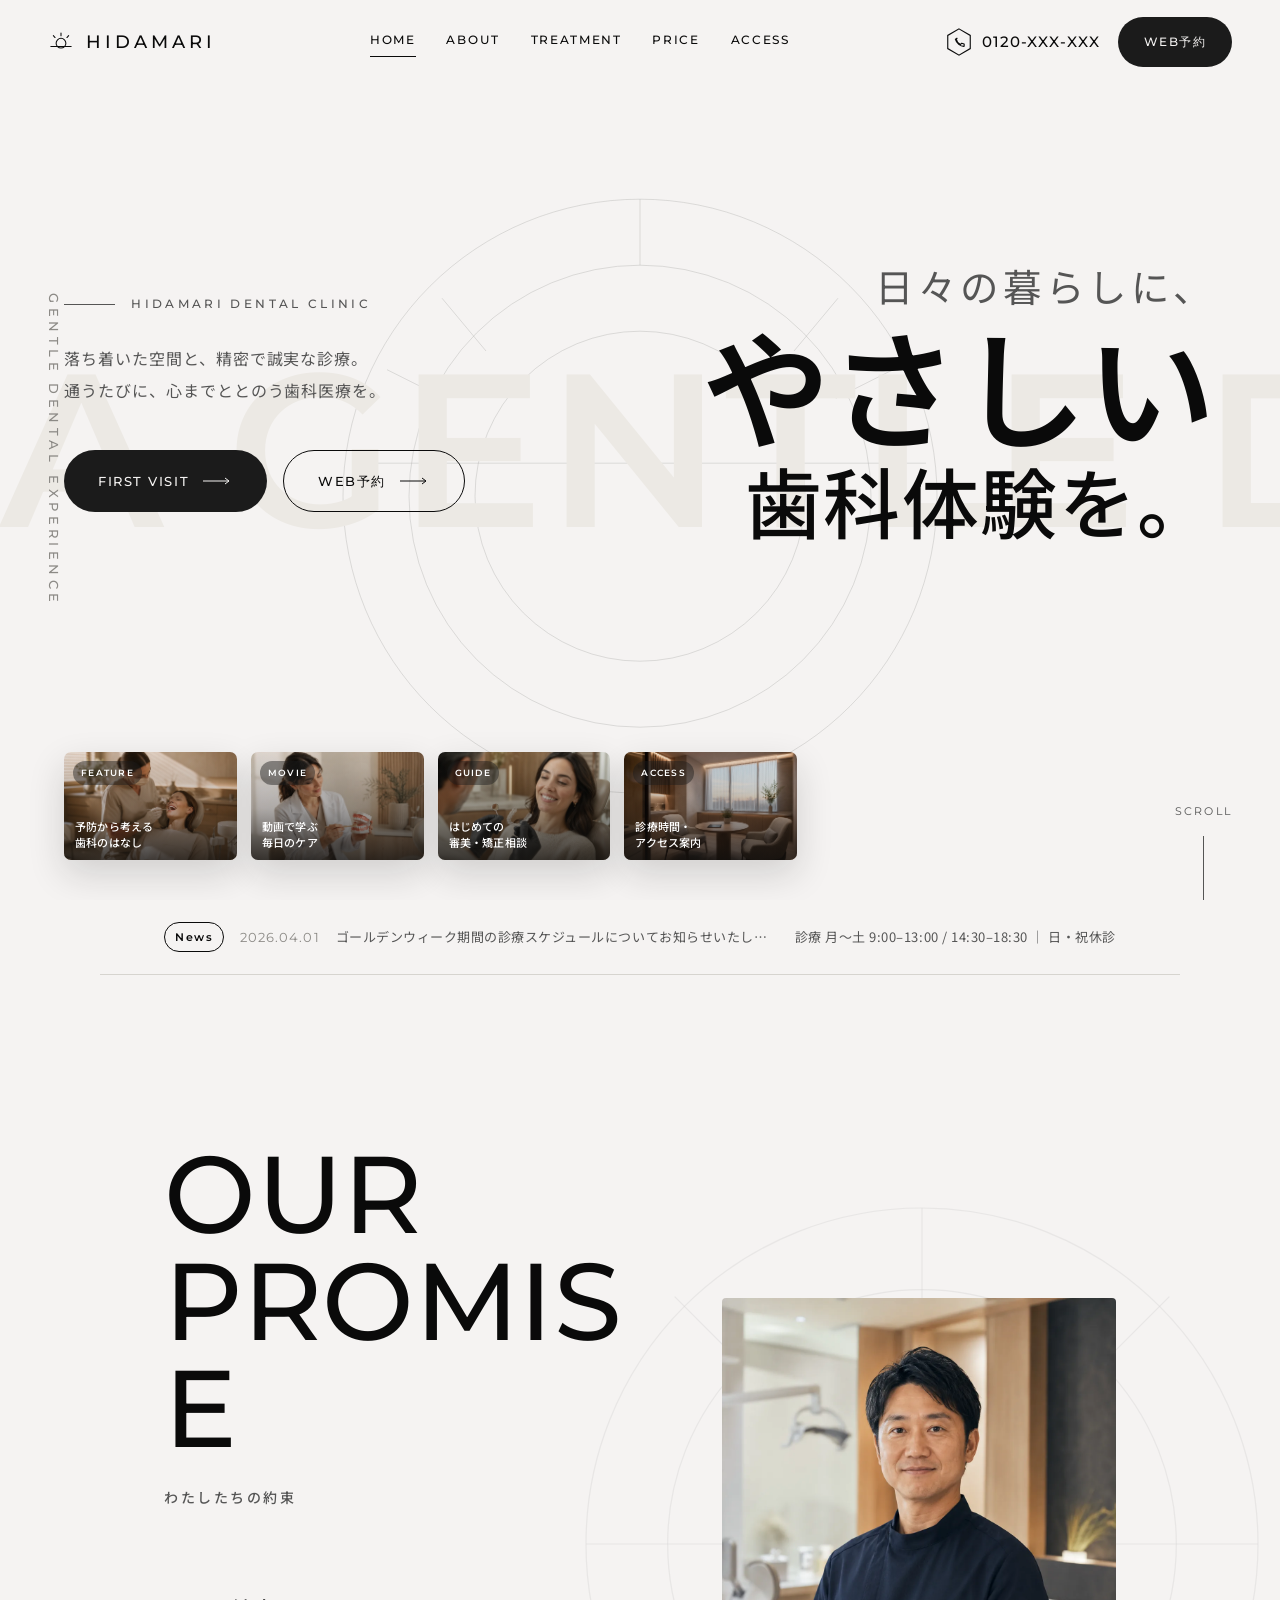
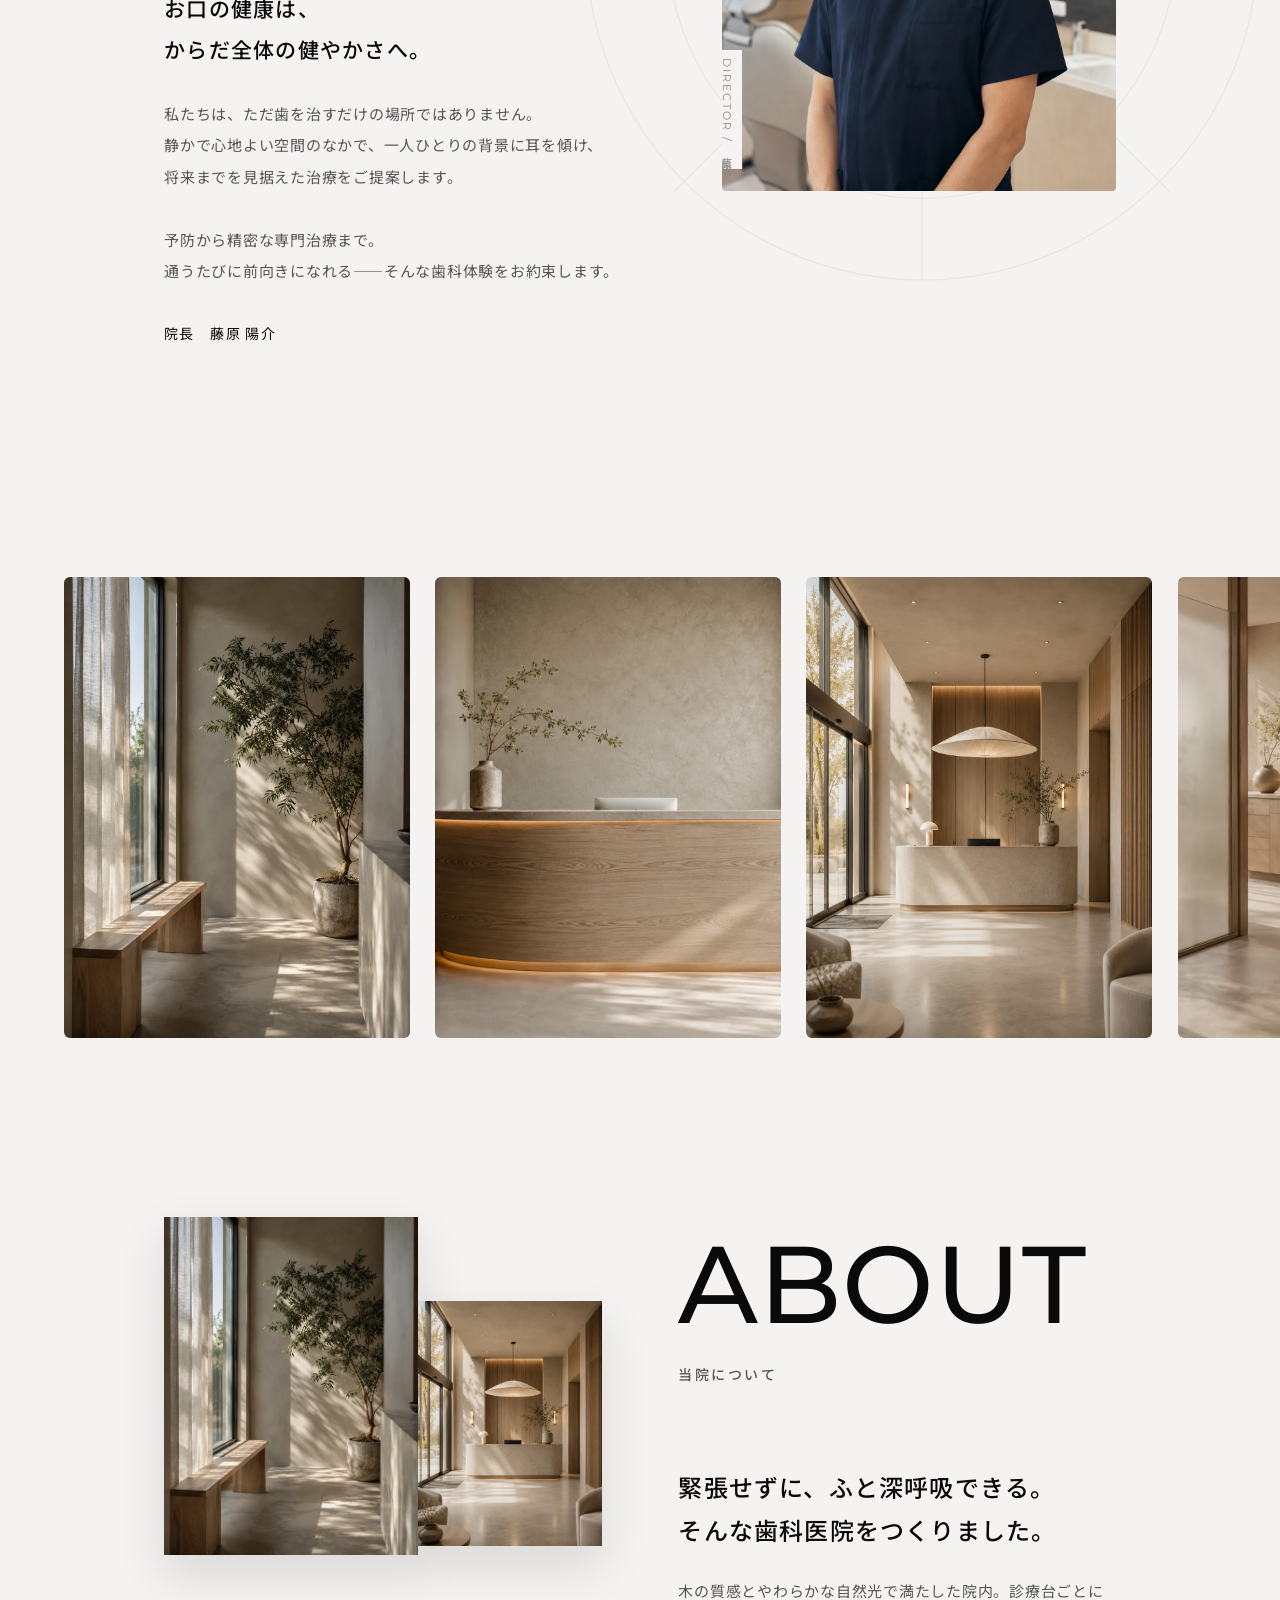
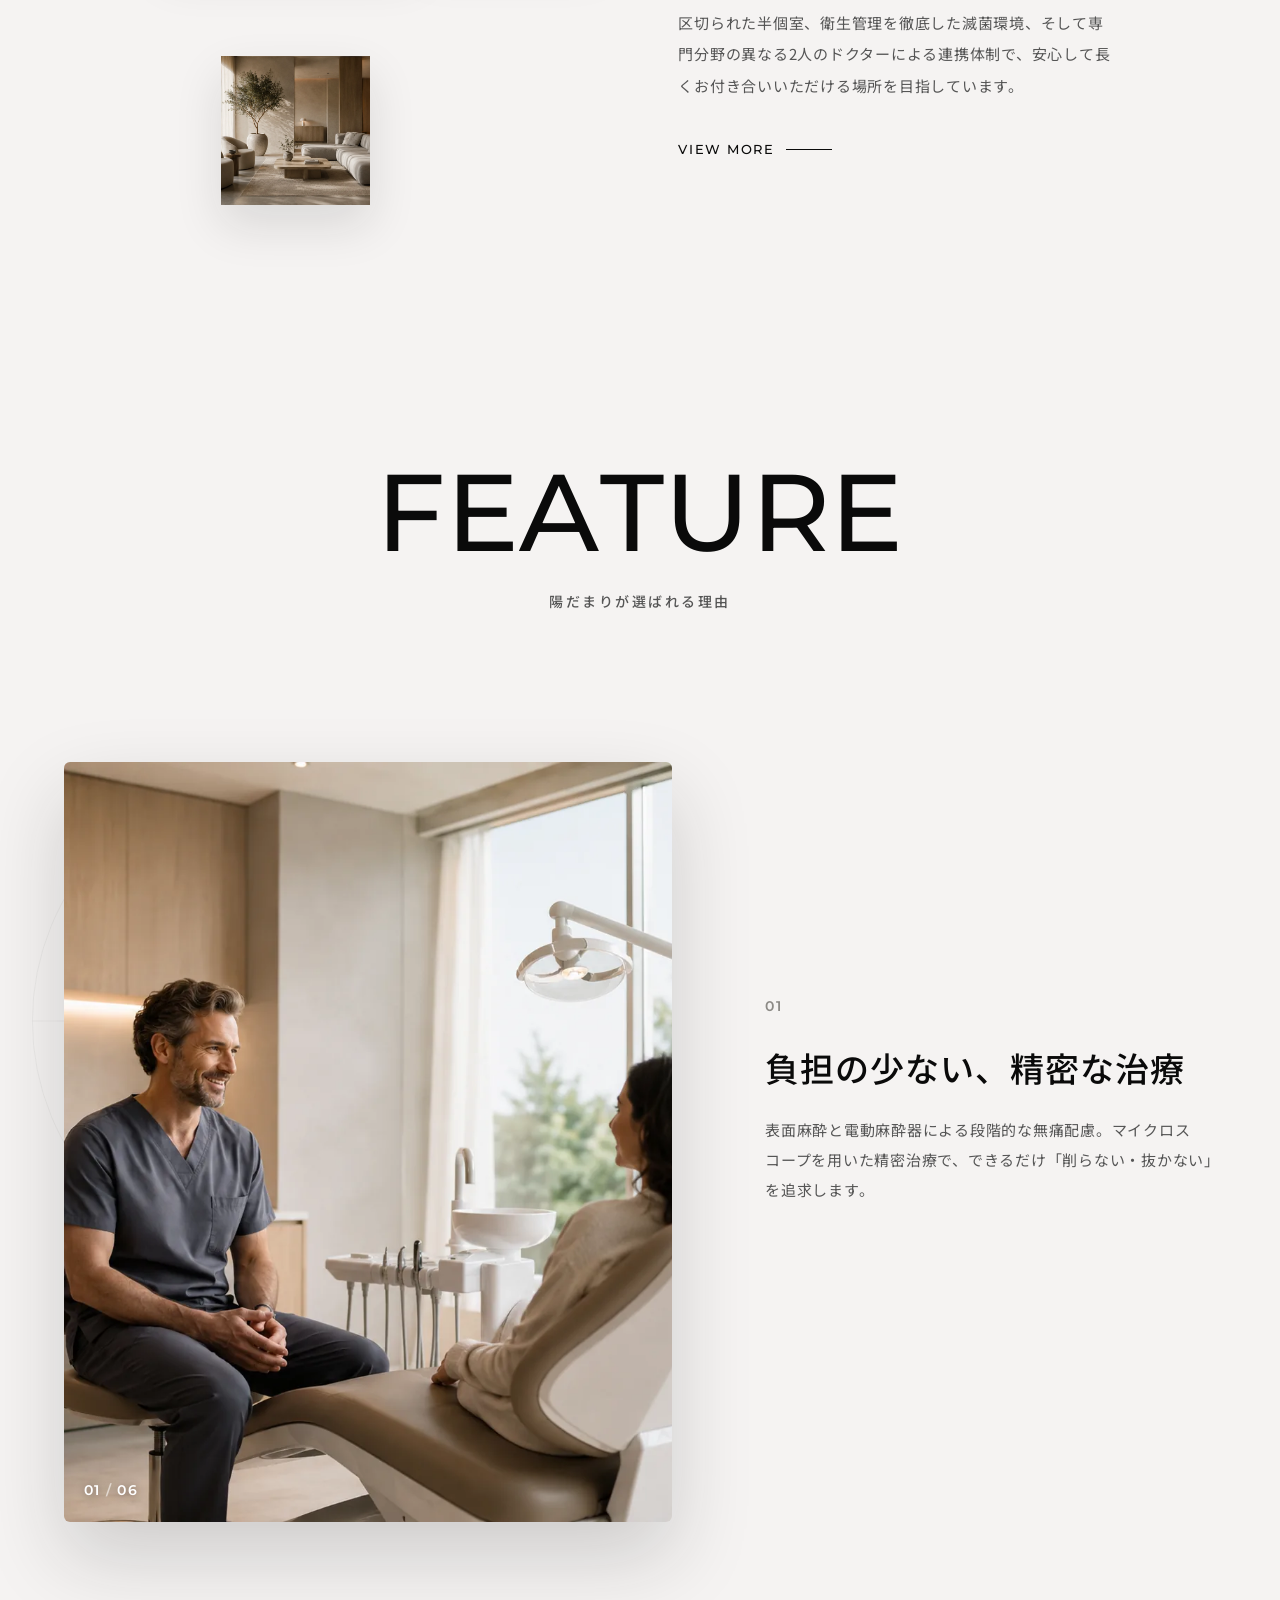
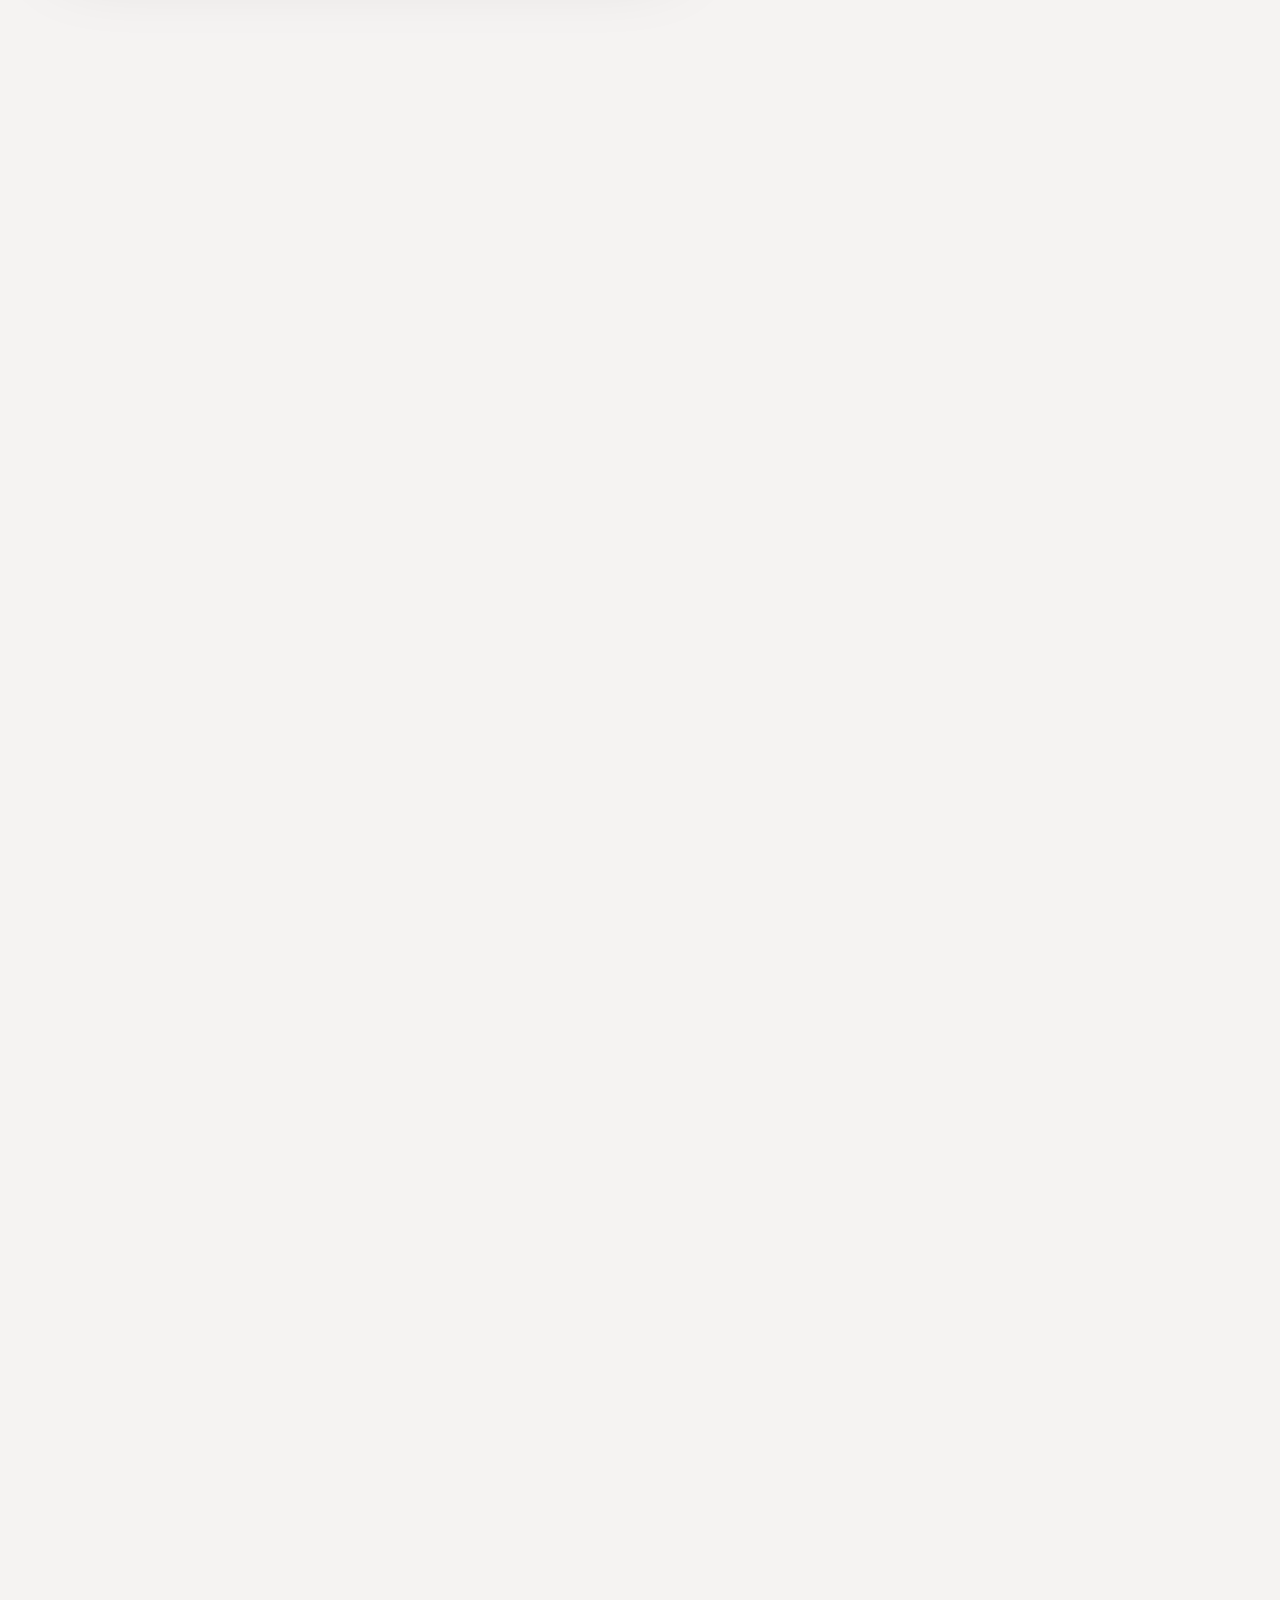
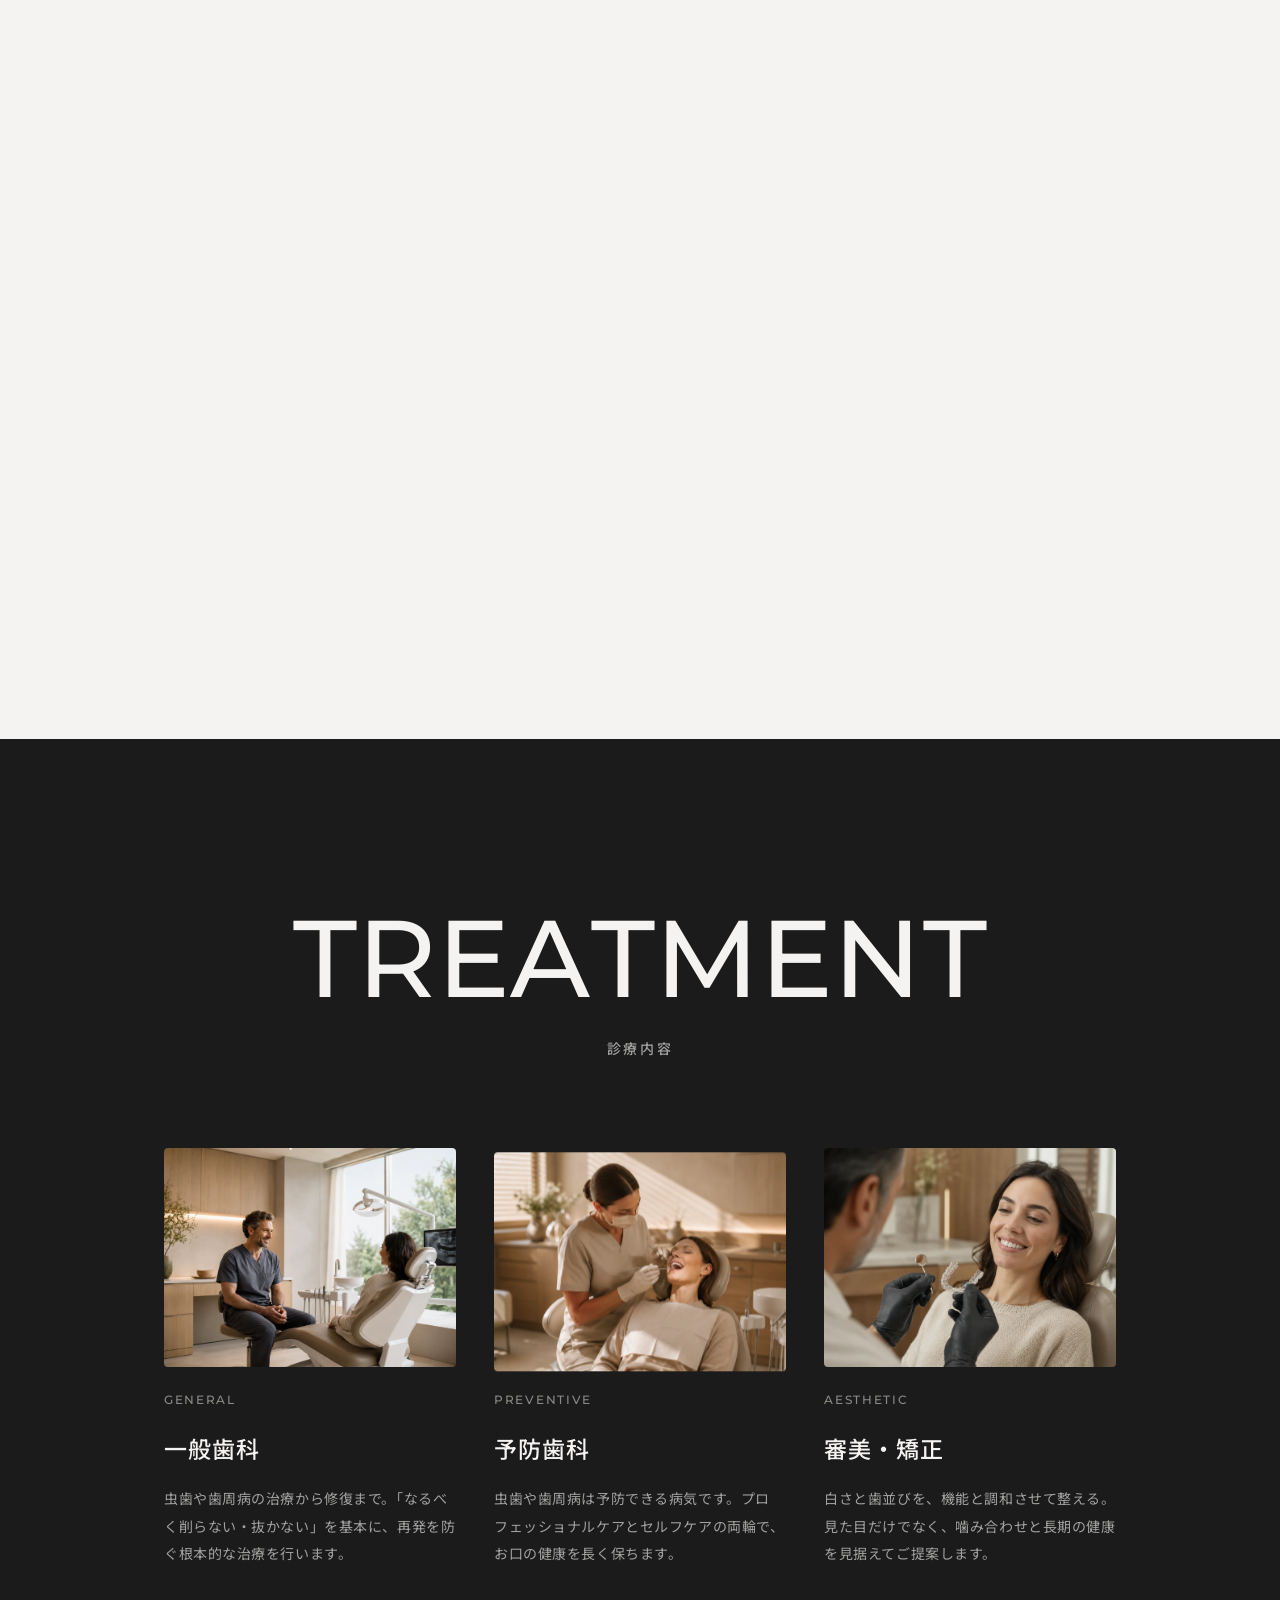
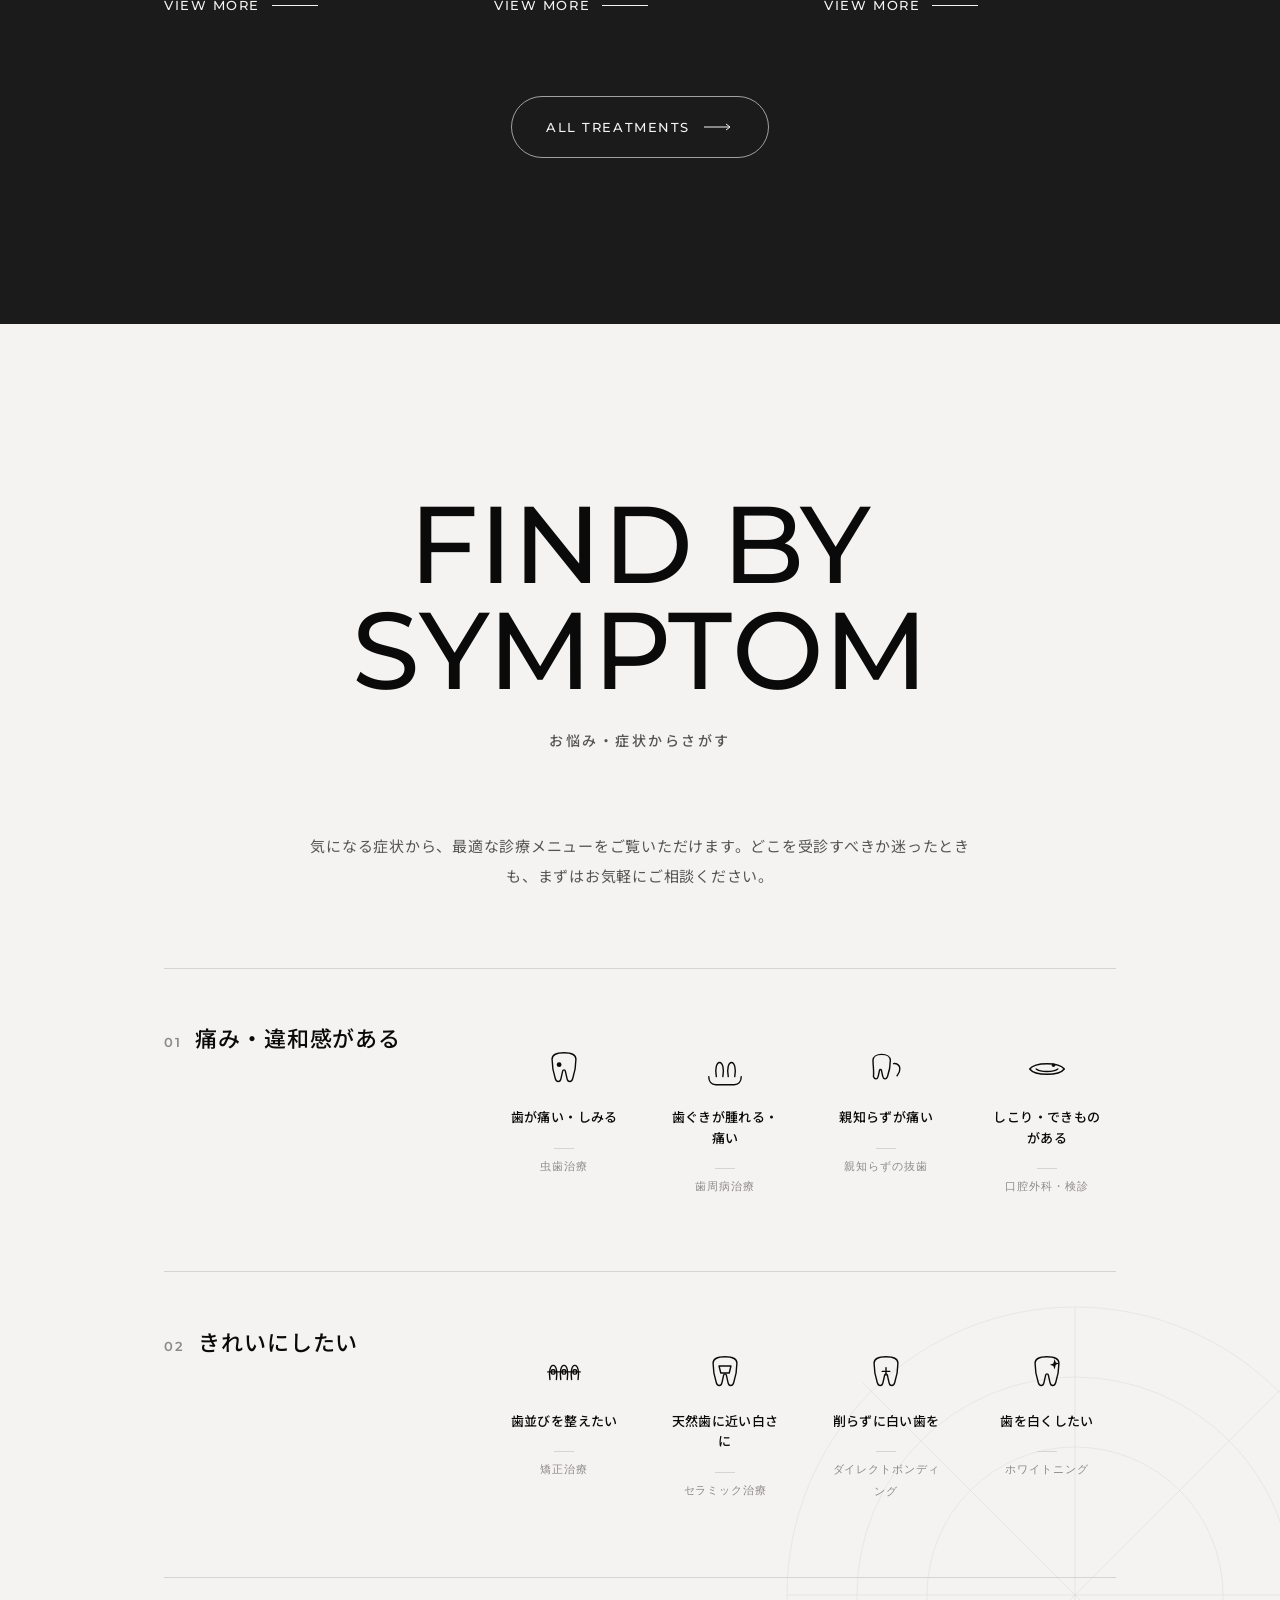
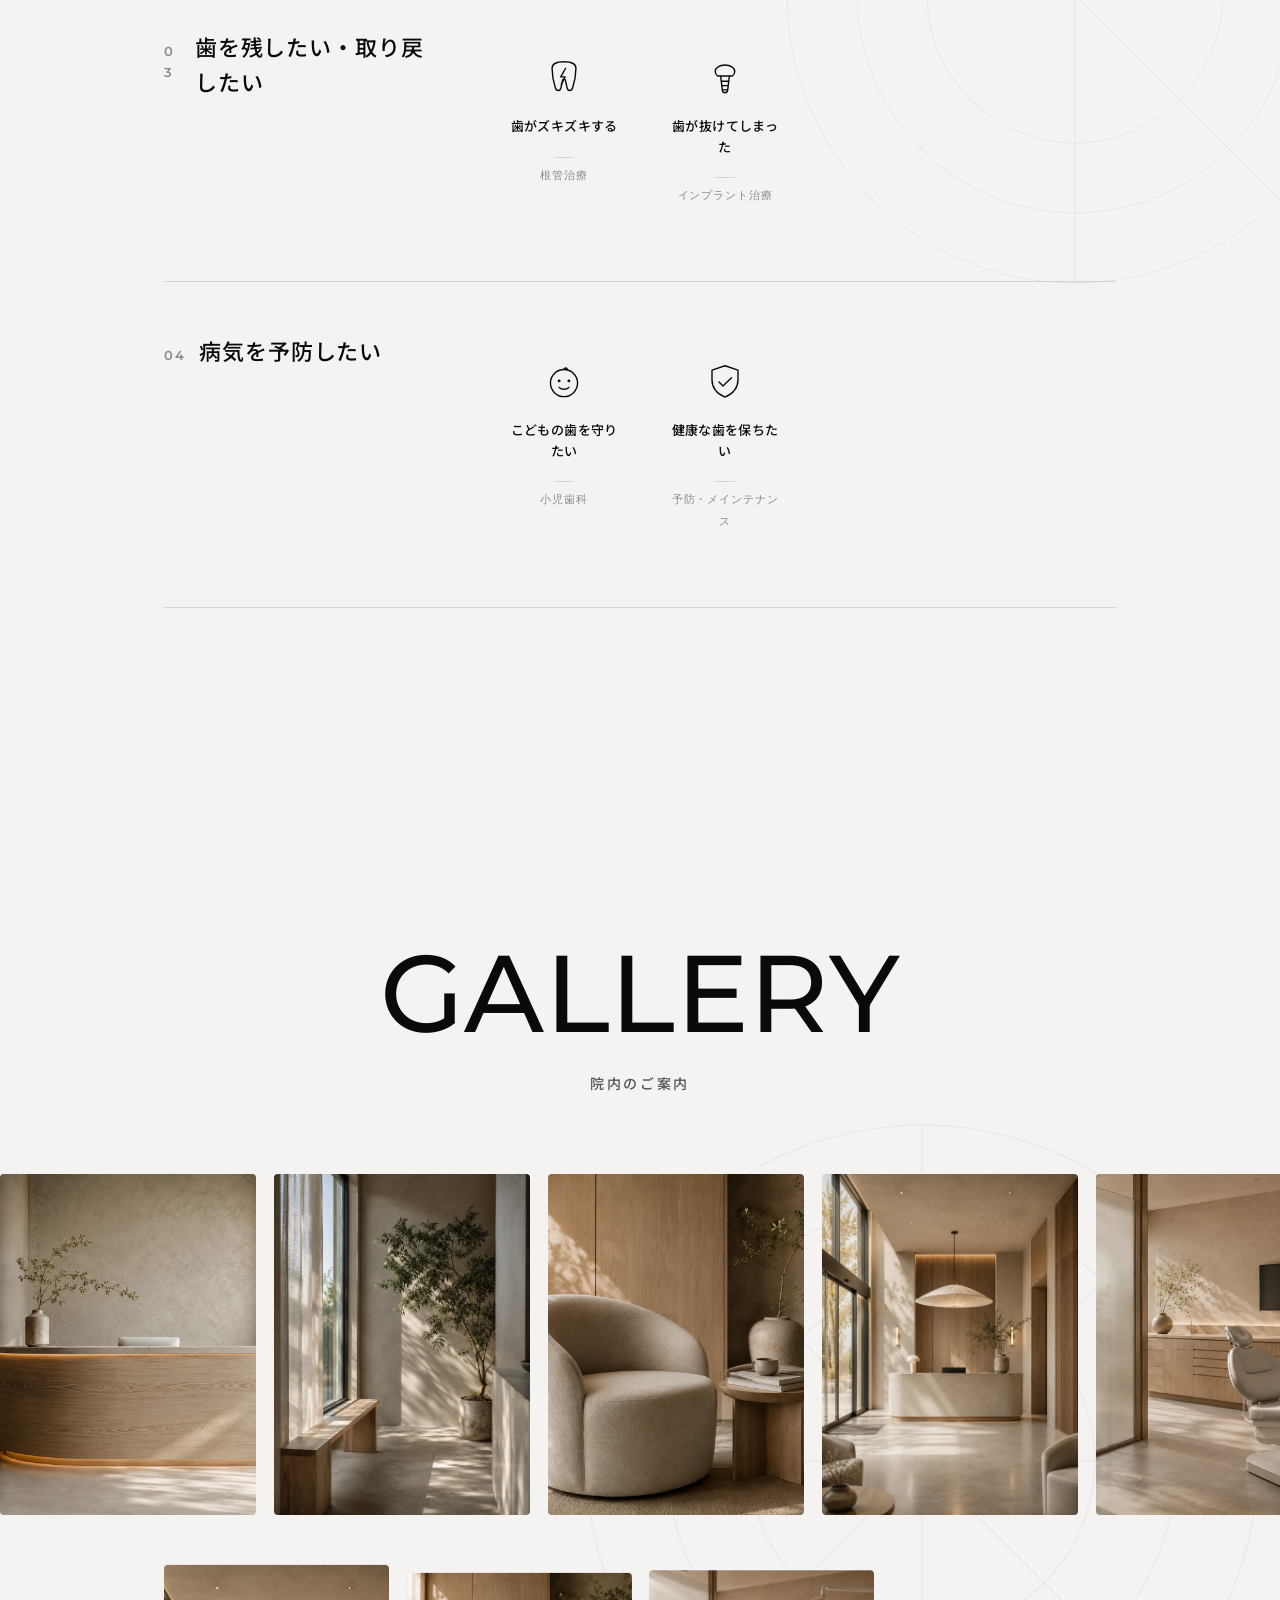
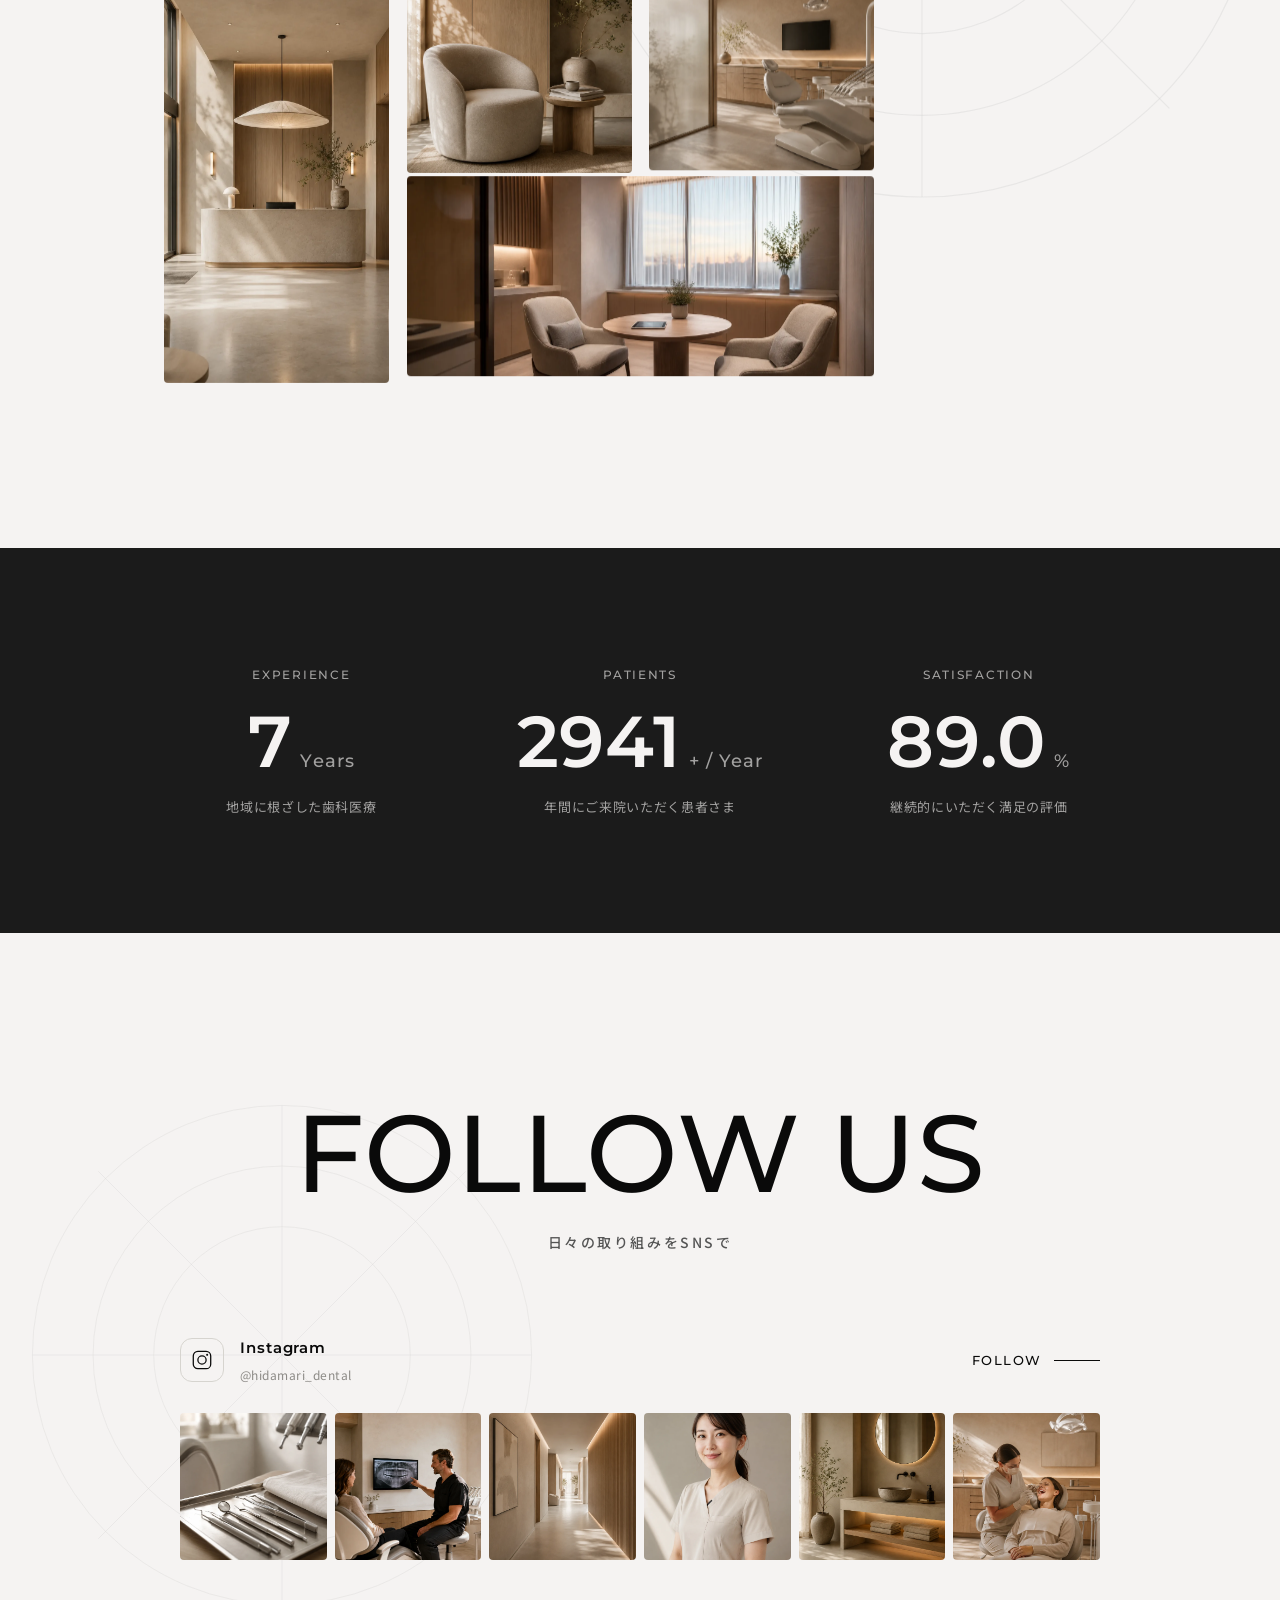
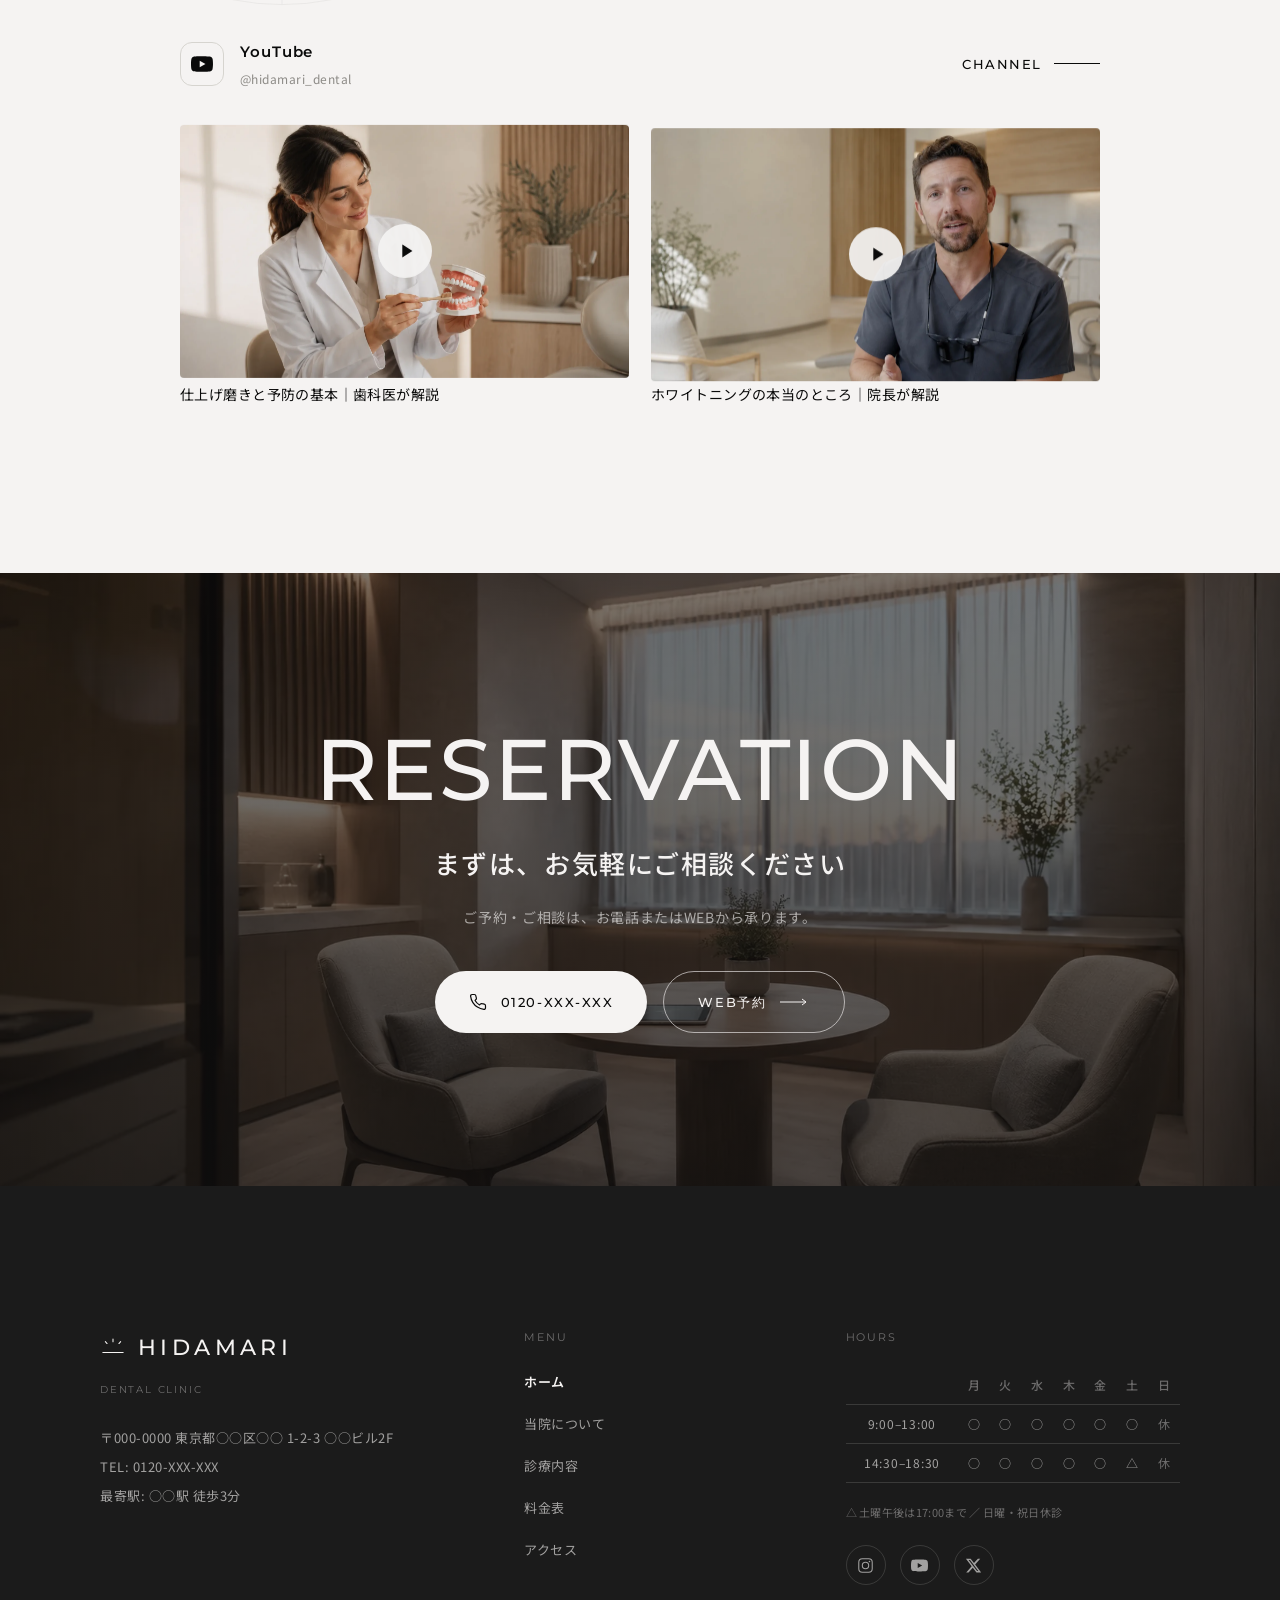
<file: index.html>
<!DOCTYPE html>
<html lang="ja">
<head>
  <meta charset="UTF-8">
  <meta name="viewport" content="width=device-width, initial-scale=1.0, viewport-fit=cover">
  <title>陽だまりデンタルクリニック | やさしく、上質な歯科体験を</title>
  <meta name="description" content="陽だまりデンタルクリニックは、落ち着いた空間と精密な診療で「通うたびに心がととのう」歯科体験を提供します。一般歯科・予防・審美・矯正・インプラント・口腔外科に対応。">
  <link rel="canonical" href="https://sumiyakaa.github.io/hidamari-dental/">
  <meta property="og:type" content="website">
  <meta property="og:site_name" content="陽だまりデンタルクリニック">
  <meta property="og:locale" content="ja_JP">
  <meta property="og:title" content="陽だまりデンタルクリニック | やさしく、上質な歯科体験を">
  <meta property="og:description" content="落ち着いた空間と精密な診療で「通うたびに心がととのう」歯科体験を。">
  <meta property="og:url" content="https://sumiyakaa.github.io/hidamari-dental/">
  <meta property="og:image" content="https://sumiyakaa.github.io/hidamari-dental/images/hero-fallback.webp">
  <meta name="twitter:card" content="summary_large_image">
  <meta name="twitter:title" content="陽だまりデンタルクリニック | やさしく、上質な歯科体験を">
  <meta name="twitter:description" content="落ち着いた空間と精密な診療で「通うたびに心がととのう」歯科体験を。">
  <meta name="twitter:image" content="https://sumiyakaa.github.io/hidamari-dental/images/hero-fallback.webp">
  <link rel="icon" href="favicon.svg" type="image/svg+xml">
  <link rel="apple-touch-icon" href="apple-touch-icon.png">
  <link rel="manifest" href="site.webmanifest">
  <meta name="theme-color" content="#1B1B1B">
  <link rel="preconnect" href="https://fonts.googleapis.com">
  <link rel="preconnect" href="https://fonts.gstatic.com" crossorigin>
  <link href="https://fonts.googleapis.com/css2?family=Montserrat:wght@300;400;500;600&family=Noto+Sans+JP:wght@400;500;700&display=swap" rel="stylesheet">
  <link rel="stylesheet" href="css/base.css">
  <link rel="stylesheet" href="css/components.css">
  <link rel="stylesheet" href="css/top.css">
  <script type="application/ld+json">
  {
    "@context": "https://schema.org",
    "@graph": [
      {
        "@type": ["Organization", "LocalBusiness", "MedicalBusiness"],
        "@id": "#organization",
        "name": "陽だまりデンタルクリニック",
        "alternateName": "HIDAMARI DENTAL CLINIC",
        "description": "落ち着いた空間と精密な診療で「通うたびに心がととのう」歯科体験を提供する歯科医院。一般歯科・予防歯科・審美歯科・矯正歯科・インプラント・口腔外科に対応。",
        "telephone": "0120-XXX-XXX",
        "address": { "@type": "PostalAddress", "addressLocality": "東京都", "addressCountry": "JP" },
        "openingHoursSpecification": [
          { "@type": "OpeningHoursSpecification", "dayOfWeek": ["Monday","Tuesday","Wednesday","Thursday","Friday"], "opens": "09:00", "closes": "13:00" },
          { "@type": "OpeningHoursSpecification", "dayOfWeek": ["Monday","Tuesday","Wednesday","Thursday","Friday"], "opens": "14:30", "closes": "18:30" },
          { "@type": "OpeningHoursSpecification", "dayOfWeek": "Saturday", "opens": "09:00", "closes": "13:00" },
          { "@type": "OpeningHoursSpecification", "dayOfWeek": "Saturday", "opens": "14:30", "closes": "17:00" }
        ],
        "medicalSpecialty": ["General Dentistry","Pediatric Dentistry","Preventive Dentistry","Cosmetic Dentistry","Orthodontics","Implant Dentistry","Oral Surgery"]
      }
    ]
  }
  </script>
</head>
<body>
  <!-- OP ローダー -->
  <div class="op-loader" aria-hidden="true">
    <div class="op-loader__inner">
      <svg class="op-loader__ring" viewBox="0 0 44 44" aria-hidden="true">
        <circle class="op-bg" cx="22" cy="22" r="20"/>
        <circle class="op-fg" cx="22" cy="22" r="20"/>
      </svg>
      <span class="op-loader__logo">Hidamari</span>
    </div>
  </div>
  <a href="#main" class="skip-link">メインコンテンツへスキップ</a>

  <!-- ============================ HEADER ============================ -->
  <header class="header">
    <a href="index.html" class="header__logo" aria-label="陽だまりデンタルクリニック">
      <svg class="header__logo-mark" viewBox="0 0 32 32" fill="none" stroke-width="1.3" stroke-linecap="round" aria-hidden="true">
        <circle cx="16" cy="17.5" r="6"/>
        <path d="M16 5v3.4M6.6 8.1l2.1 2.4M25.4 8.1l-2.1 2.4M3.5 21.5h25"/>
      </svg>
      <span class="header__logo-text">HIDAMARI</span>
    </a>
    <nav class="header__nav" aria-label="グローバルナビ">
      <a href="index.html" class="header__nav-link" aria-current="page">Home</a>
      <a href="about.html" class="header__nav-link">About</a>
      <a href="treatment.html" class="header__nav-link">Treatment</a>
      <a href="price.html" class="header__nav-link">Price</a>
      <a href="access.html" class="header__nav-link">Access</a>
    </nav>
    <div class="header__right">
      <a href="tel:0120-XXX-XXX" class="header__tel" aria-label="電話 0120-XXX-XXX">
        <svg class="header__tel-icon" viewBox="0 0 32 32" fill="none" stroke-width="1.2" aria-hidden="true">
          <polygon points="16,2 28,9 28,23 16,30 4,23 4,9"/>
          <path d="M13 12.5c.4 2.6 2 4.9 4.5 6.2l1.4-1.4 2.6.9v2.4c-3.9.2-8.3-3.3-9.4-7.6l1.9-1z" stroke-linejoin="round"/>
        </svg>
        0120-XXX-XXX
      </a>
      <a href="#" class="header__reserve-btn">WEB予約</a>
    </div>
    <button class="header__hamburger" aria-label="メニューを開く">
      <span class="header__hamburger-line"></span>
      <span class="header__hamburger-line"></span>
      <span class="header__hamburger-line"></span>
    </button>
  </header>

  <!-- SP Menu Overlay -->
  <div class="sp-menu-overlay">
    <a href="index.html" class="sp-menu-overlay__link" aria-current="page">Home<span class="sp-menu-overlay__label">トップ</span></a>
    <a href="about.html" class="sp-menu-overlay__link">About<span class="sp-menu-overlay__label">当院について</span></a>
    <a href="treatment.html" class="sp-menu-overlay__link">Treatment<span class="sp-menu-overlay__label">診療内容</span></a>
    <a href="price.html" class="sp-menu-overlay__link">Price<span class="sp-menu-overlay__label">料金表</span></a>
    <a href="access.html" class="sp-menu-overlay__link">Access<span class="sp-menu-overlay__label">アクセス</span></a>
    <a href="#" class="sp-menu-overlay__reserve">WEB予約</a>
  </div>

  <main id="main">
    <!-- ============================ S1. HERO ============================ -->
    <section class="hero">
      <div class="hero__mark" aria-hidden="true">
        <svg viewBox="0 0 600 600" fill="none" stroke-width="0.8">
          <circle cx="300" cy="330" r="150"/>
          <circle cx="300" cy="330" r="210"/>
          <circle cx="300" cy="330" r="270"/>
          <path d="M40 300h520M300 60v60M120 150l40 48M480 150l-40 48M70 215l52 26M530 215l-52 26"/>
        </svg>
      </div>
      <div class="hero__marquee" aria-hidden="true">
        <span>A GENTLE DENTAL EXPERIENCE&nbsp;·&nbsp;HIDAMARI&nbsp;·&nbsp;</span>
        <span>A GENTLE DENTAL EXPERIENCE&nbsp;·&nbsp;HIDAMARI&nbsp;·&nbsp;</span>
      </div>
      <p class="hero__vtag" aria-hidden="true">Gentle Dental Experience</p>
      <div class="hero__content u-container">
        <p class="hero__eyebrow"><span class="hero__eyebrow-bar"></span>HIDAMARI DENTAL CLINIC</p>
        <h1 class="hero__title">
          <span class="hero__t hero__t--lead reveal-mask reveal-mask--hero"><span>日々の暮らしに、</span></span>
          <span class="hero__t hero__t--big reveal-mask reveal-mask--hero d2"><span>やさしい</span></span>
          <span class="hero__t hero__t--mid reveal-mask reveal-mask--hero d3"><span>歯科体験を。</span></span>
        </h1>
        <div class="hero__intro">
          <p class="hero__lead">落ち着いた空間と、精密で誠実な診療。<br>通うたびに、心までととのう歯科医療を。</p>
          <div class="hero__buttons">
            <a href="about.html" class="btn btn--solid">
              First Visit
              <svg class="btn__arrow" viewBox="0 0 30 8" fill="none" stroke="currentColor" stroke-width="1"><path d="M0 4h26M22 1l4 3-4 3"/></svg>
            </a>
            <a href="#" class="btn btn--outline">
              Web予約
              <svg class="btn__arrow" viewBox="0 0 30 8" fill="none" stroke="currentColor" stroke-width="1"><path d="M0 4h26M22 1l4 3-4 3"/></svg>
            </a>
          </div>
        </div>
      </div>
      <div class="hero__banners" aria-label="特集・お知らせ">
        <a href="treatment.html#preventive" class="hero__banner">
          <img src="images/preventive.webp" alt="" loading="eager">
          <span class="hero__banner-tag">Feature</span>
          <span class="hero__banner-label">予防から考える<br>歯科のはなし</span>
        </a>
        <a href="#" class="hero__banner">
          <img src="images/youtube-thumb-1.webp" alt="" loading="eager">
          <span class="hero__banner-tag">Movie</span>
          <span class="hero__banner-label">動画で学ぶ<br>毎日のケア</span>
        </a>
        <a href="treatment.html#cosmetic" class="hero__banner">
          <img src="images/treatment-3.webp" alt="" loading="eager">
          <span class="hero__banner-tag">Guide</span>
          <span class="hero__banner-label">はじめての<br>審美・矯正相談</span>
        </a>
        <a href="access.html" class="hero__banner">
          <img src="images/interior-10.webp" alt="" loading="eager">
          <span class="hero__banner-tag">Access</span>
          <span class="hero__banner-label">診療時間・<br>アクセス案内</span>
        </a>
      </div>
      <div class="hero__scroll">
        <span class="hero__scroll-text">Scroll</span>
        <span class="hero__scroll-line"></span>
      </div>
    </section>

    <!-- ============================ S2. INFO BAR ============================ -->
    <div class="info-bar u-container">
      <p class="info-bar__news">
        <span class="info-bar__badge">News</span>
        <span class="info-bar__date">2026.04.01</span>
        <span class="info-bar__text">ゴールデンウィーク期間の診療スケジュールについてお知らせいたします。</span>
      </p>
      <p class="info-bar__hours">診療 月〜土 9:00–13:00 / 14:30–18:30 ｜ 日・祝休診</p>
    </div>

    <!-- ============================ S3. CONCEPT / OUR PROMISE ============================ -->
    <section class="concept u-section">
      <div class="u-container concept__grid">
        <div class="concept__text">
          <div class="sec-head">
            <span class="sec-en reveal-mask"><span>Our Promise</span></span>
            <span class="sec-jp">わたしたちの約束</span>
          </div>
          <p class="concept__lead lead fade-up">お口の健康は、<br>からだ全体の健やかさへ。</p>
          <p class="concept__desc fade-up stagger-1">私たちは、ただ歯を治すだけの場所ではありません。<br>静かで心地よい空間のなかで、一人ひとりの背景に耳を傾け、<br>将来までを見据えた治療をご提案します。<br><br>予防から精密な専門治療まで。<br>通うたびに前向きになれる——そんな歯科体験をお約束します。</p>
          <p class="concept__sign fade-up stagger-2">院長　藤原 陽介</p>
        </div>
        <figure class="concept__media fade-up stagger-1">
          <img src="images/director.webp" alt="院長 藤原陽介" loading="lazy" width="640" height="800">
          <figcaption class="concept__cap">DIRECTOR / 藤原 陽介</figcaption>
        </figure>
      </div>
    </section>

    <!-- ============================ S3.5 横スクロール画像（スクロール連動） ============================ -->
    <section class="h-scroll" aria-label="院内のひとこま">
      <div class="h-scroll__track">
        <figure class="h-scroll__item"><img src="images/interior-7.webp" alt="自然光のさす空間" loading="lazy"></figure>
        <figure class="h-scroll__item"><img src="images/interior-1.webp" alt="受付" loading="lazy"></figure>
        <figure class="h-scroll__item"><img src="images/interior-9.webp" alt="待合の一角" loading="lazy"></figure>
        <figure class="h-scroll__item"><img src="images/interior-4.webp" alt="診療室" loading="lazy"></figure>
        <figure class="h-scroll__item"><img src="images/interior-6.webp" alt="個室空間" loading="lazy"></figure>
        <figure class="h-scroll__item"><img src="images/interior-2.webp" alt="木質の空間" loading="lazy"></figure>
        <figure class="h-scroll__item"><img src="images/interior-8.webp" alt="廊下" loading="lazy"></figure>
      </div>
    </section>

    <!-- ============================ S4. ABOUT preview ============================ -->
    <section class="about-pre u-section-sm">
      <div class="u-container about-pre__grid">
        <div class="about-cluster">
          <figure class="about-cluster__cell about-cluster__cell--a fade-in"><img src="images/interior-7.webp" alt="自然光のさす待合空間" loading="lazy" width="440" height="586"></figure>
          <figure class="about-cluster__cell about-cluster__cell--b fade-in stagger-2"><img src="images/interior-9.webp" alt="受付まわりの落ち着いた空間" loading="lazy" width="360" height="480"></figure>
          <figure class="about-cluster__cell about-cluster__cell--c fade-in stagger-4"><img src="images/interior-2.webp" alt="木の質感と自然光の診療空間" loading="lazy" width="320" height="320"></figure>
        </div>
        <div class="about-pre__text">
          <div class="sec-head">
            <span class="sec-en reveal-mask"><span>About</span></span>
            <span class="sec-jp">当院について</span>
          </div>
          <p class="about-pre__copy fade-up">緊張せずに、ふと深呼吸できる。<br>そんな歯科医院をつくりました。</p>
          <p class="about-pre__desc fade-up stagger-1">木の質感とやわらかな自然光で満たした院内。診療台ごとに区切られた半個室、衛生管理を徹底した滅菌環境、そして専門分野の異なる2人のドクターによる連携体制で、安心して長くお付き合いいただける場所を目指しています。</p>
          <a href="about.html" class="link-more fade-up stagger-2">View More</a>
        </div>
      </div>
    </section>

    <!-- ============================ S5. FEATURE ============================ -->
    <section class="feature u-section">
      <div class="u-container">
        <div class="sec-head sec-head--center">
          <span class="sec-en reveal-mask"><span>Feature</span></span>
          <span class="sec-jp">陽だまりが選ばれる理由</span>
        </div>
      </div>
      <div class="feature__layout">
        <div class="feature__pinwrap">
          <div class="feature__pin">
            <div class="feature__inner">
              <div class="feature__media" aria-hidden="true">
                <img class="feature__img is-active" data-idx="0" src="images/treatment-5.webp" alt="" loading="lazy">
                <img class="feature__img" data-idx="1" src="images/treatment-2.webp" alt="" loading="lazy">
                <img class="feature__img" data-idx="2" src="images/interior-2.webp" alt="" loading="lazy">
                <img class="feature__img" data-idx="3" src="images/staff-2.webp" alt="" loading="lazy">
                <img class="feature__img" data-idx="4" src="images/equipment-1.webp" alt="" loading="lazy">
                <img class="feature__img" data-idx="5" src="images/preventive.webp" alt="" loading="lazy">
                <span class="feature__media-index"><span class="feature__media-cur">01</span><span class="feature__media-sep">/</span>06</span>
              </div>
              <div class="feature__panels">
                <article class="feature__panel is-current" data-idx="0">
                  <figure class="feature__panel-fig"><img src="images/treatment-5.webp" alt="精密な治療の様子" loading="lazy"></figure>
                  <span class="feature__num">01</span>
                  <h3 class="feature__title">負担の少ない、精密な治療</h3>
                  <p class="feature__desc">表面麻酔と電動麻酔器による段階的な無痛配慮。マイクロスコープを用いた精密治療で、できるだけ「削らない・抜かない」を追求します。</p>
                </article>
                <article class="feature__panel" data-idx="1">
                  <figure class="feature__panel-fig"><img src="images/treatment-2.webp" alt="治療前の丁寧な説明" loading="lazy"></figure>
                  <span class="feature__num">02</span>
                  <h3 class="feature__title">納得いただくための対話</h3>
                  <p class="feature__desc">治療前にモニターで現状と選択肢を丁寧にご説明。費用とリスクを開示し、ご納得のうえで治療を始めます。</p>
                </article>
                <article class="feature__panel" data-idx="2">
                  <figure class="feature__panel-fig"><img src="images/interior-2.webp" alt="木質と自然光の診療空間" loading="lazy"></figure>
                  <span class="feature__num">03</span>
                  <h3 class="feature__title">こだわりの医療空間</h3>
                  <p class="feature__desc">木質と自然光で構成した半個室の診療室。緊張をほどく静かな環境で、待ち時間まで心地よく過ごせる設計です。</p>
                </article>
                <article class="feature__panel" data-idx="3">
                  <figure class="feature__panel-fig"><img src="images/staff-2.webp" alt="専門医による連携" loading="lazy"></figure>
                  <span class="feature__num">04</span>
                  <h3 class="feature__title">2人の専門医による連携</h3>
                  <p class="feature__desc">口腔外科認定医の院長と、矯正歯科認定医の副院長。異なる専門が連携し、総合的な治療計画をご提案します。</p>
                </article>
                <article class="feature__panel" data-idx="4">
                  <figure class="feature__panel-fig"><img src="images/equipment-1.webp" alt="最新の医療設備" loading="lazy"></figure>
                  <span class="feature__num">05</span>
                  <h3 class="feature__title">最新の医療設備</h3>
                  <p class="feature__desc">歯科用CT・マイクロスコープ・口腔内スキャナーを完備。精密な診断と、からだにやさしい低侵襲な治療を実現します。</p>
                </article>
                <article class="feature__panel" data-idx="5">
                  <figure class="feature__panel-fig"><img src="images/preventive.webp" alt="予防を軸にした診療" loading="lazy"></figure>
                  <span class="feature__num">06</span>
                  <h3 class="feature__title">予防を軸にした診療</h3>
                  <p class="feature__desc">定期管理プログラムで、虫歯・歯周病を未然に防ぎます。「治す」から「守る」へ。一生ものの歯を見据えたケアを。</p>
                </article>
              </div>
            </div>
          </div>
        </div>
      </div>
    </section>

    <!-- ============================ S6. TREATMENT（ダーク面） ============================ -->
    <section class="treatment-hl u-section u-dark js-dark-section">
      <div class="u-container">
        <div class="sec-head sec-head--center">
          <span class="sec-en reveal-mask"><span>Treatment</span></span>
          <span class="sec-jp">診療内容</span>
        </div>
        <div class="treatment-hl__list">
          <article class="treatment-hl__item fade-up">
            <figure class="treatment-hl__img"><img src="images/treatment-5.webp" alt="一般歯科の治療風景" loading="lazy" width="640" height="440"></figure>
            <div class="treatment-hl__text">
              <span class="caption">General</span>
              <h3 class="treatment-hl__title">一般歯科</h3>
              <p class="treatment-hl__desc">虫歯や歯周病の治療から修復まで。「なるべく削らない・抜かない」を基本に、再発を防ぐ根本的な治療を行います。</p>
              <a href="treatment.html#general" class="link-more">View More</a>
            </div>
          </article>
          <article class="treatment-hl__item fade-up">
            <figure class="treatment-hl__img"><img src="images/preventive.webp" alt="歯科衛生士によるプロフェッショナルケア" loading="lazy" width="640" height="440"></figure>
            <div class="treatment-hl__text">
              <span class="caption">Preventive</span>
              <h3 class="treatment-hl__title">予防歯科</h3>
              <p class="treatment-hl__desc">虫歯や歯周病は予防できる病気です。プロフェッショナルケアとセルフケアの両輪で、お口の健康を長く保ちます。</p>
              <a href="treatment.html#preventive" class="link-more">View More</a>
            </div>
          </article>
          <article class="treatment-hl__item fade-up">
            <figure class="treatment-hl__img"><img src="images/treatment-3.webp" alt="審美・矯正治療" loading="lazy" width="640" height="440"></figure>
            <div class="treatment-hl__text">
              <span class="caption">Aesthetic</span>
              <h3 class="treatment-hl__title">審美・矯正</h3>
              <p class="treatment-hl__desc">白さと歯並びを、機能と調和させて整える。見た目だけでなく、噛み合わせと長期の健康を見据えてご提案します。</p>
              <a href="treatment.html#cosmetic" class="link-more">View More</a>
            </div>
          </article>
        </div>
        <div class="treatment-hl__more fade-up">
          <a href="treatment.html" class="btn btn--outline">All Treatments
            <svg class="btn__arrow" viewBox="0 0 30 8" fill="none" stroke="currentColor" stroke-width="1"><path d="M0 4h26M22 1l4 3-4 3"/></svg>
          </a>
        </div>
      </div>
    </section>

    <!-- ============================ S6.5 SYMPTOM（症状からさがす） ============================ -->
    <section class="symptom u-section">
      <div class="u-container">
        <div class="sec-head sec-head--center">
          <span class="sec-en reveal-mask"><span>Find by Symptom</span></span>
          <span class="sec-jp">お悩み・症状からさがす</span>
        </div>
        <p class="symptom__intro fade-up">気になる症状から、最適な診療メニューをご覧いただけます。どこを受診すべきか迷ったときも、まずはお気軽にご相談ください。</p>
        <div class="symptom__list">

          <div class="symptom__row fade-up">
            <h3 class="symptom__cat"><span class="symptom__cat-no">01</span>痛み・違和感がある</h3>
            <ul class="symptom__items">
              <li class="symptom__item"><a href="treatment.html#general" class="symptom__link">
                <span class="symptom__ic"><svg viewBox="0 0 48 48" fill="none" stroke="currentColor" stroke-width="1.3" stroke-linecap="round" stroke-linejoin="round" aria-hidden="true"><path d="M13 15c0-4 4-6 11-6s11 2 11 6c0 5-1 12-3 18-1.2 3.6-4.4 3.4-5.2-.2l-1.6-7c-.3-1.3-2.1-1.3-2.4 0l-1.6 7c-.8 3.6-4 3.8-5.2.2-2-6-3-13-3-18z"/><circle cx="19.5" cy="20" r="2.2" fill="currentColor" stroke="none"/></svg></span>
                <span class="symptom__sym">歯が痛い・しみる</span><span class="symptom__treat">虫歯治療</span></a></li>
              <li class="symptom__item"><a href="treatment.html#preventive" class="symptom__link">
                <span class="symptom__ic"><svg viewBox="0 0 48 48" fill="none" stroke="currentColor" stroke-width="1.3" stroke-linecap="round" stroke-linejoin="round" aria-hidden="true"><path d="M16 31c-1.4-7 .2-13 3-13s4.4 6 3 13"/><path d="M27 31c-1.4-7 .2-13 3-13s4.4 6 3 13"/><path d="M9 31c0 4.5 2.6 7.5 6.5 7.5h17c3.9 0 6.5-3 6.5-7.5"/></svg></span>
                <span class="symptom__sym">歯ぐきが腫れる・痛い</span><span class="symptom__treat">歯周病治療</span></a></li>
              <li class="symptom__item"><a href="treatment.html#general" class="symptom__link">
                <span class="symptom__ic"><svg viewBox="0 0 48 48" fill="none" stroke="currentColor" stroke-width="1.3" stroke-linecap="round" stroke-linejoin="round" aria-hidden="true"><path d="M12 16c0-3.4 3.4-5.5 8-5.5s8 2.1 8 5.5c0 4.4-1 10.4-2.6 15-1 2.9-3.7 2.7-4.4-.2l-1.2-5.6c-.2-1-1.6-1-1.8 0l-1.2 5.6c-.7 2.9-3.4 3.1-4.4.2C13 26.4 12 20.4 12 16z"/><path d="M31 19c3-.4 5.6 1.4 5.8 4.4.2 2.5-.9 4.8-2.6 6.8"/></svg></span>
                <span class="symptom__sym">親知らずが痛い</span><span class="symptom__treat">親知らずの抜歯</span></a></li>
              <li class="symptom__item"><a href="treatment.html#general" class="symptom__link">
                <span class="symptom__ic"><svg viewBox="0 0 48 48" fill="none" stroke="currentColor" stroke-width="1.3" stroke-linecap="round" stroke-linejoin="round" aria-hidden="true"><path d="M8 24c5-6.5 27-6.5 32 0-5 6.5-27 6.5-32 0z"/><path d="M14 24c4 3 16 3 20 0"/><circle cx="30" cy="20.5" r="1.6" fill="currentColor" stroke="none"/></svg></span>
                <span class="symptom__sym">しこり・できものがある</span><span class="symptom__treat">口腔外科・検診</span></a></li>
            </ul>
          </div>

          <div class="symptom__row fade-up">
            <h3 class="symptom__cat"><span class="symptom__cat-no">02</span>きれいにしたい</h3>
            <ul class="symptom__items">
              <li class="symptom__item"><a href="treatment.html#cosmetic" class="symptom__link">
                <span class="symptom__ic"><svg viewBox="0 0 48 48" fill="none" stroke="currentColor" stroke-width="1.3" stroke-linecap="round" stroke-linejoin="round" aria-hidden="true"><path d="M11 30c-1-7 0-13 3-13s4 6 3 13"/><path d="M21 30c-1-7 0-13 3-13s4 6 3 13"/><path d="M31 30c-1-7 0-13 3-13s4 6 3 13"/><path d="M9 23h30"/><rect x="12.4" y="21" width="3.2" height="4" rx="1"/><rect x="22.4" y="21" width="3.2" height="4" rx="1"/><rect x="32.4" y="21" width="3.2" height="4" rx="1"/></svg></span>
                <span class="symptom__sym">歯並びを整えたい</span><span class="symptom__treat">矯正治療</span></a></li>
              <li class="symptom__item"><a href="treatment.html#cosmetic" class="symptom__link">
                <span class="symptom__ic"><svg viewBox="0 0 48 48" fill="none" stroke="currentColor" stroke-width="1.3" stroke-linecap="round" stroke-linejoin="round" aria-hidden="true"><path d="M13 15c0-4 4-6 11-6s11 2 11 6c0 5-1 12-3 18-1.2 3.6-4.4 3.4-5.2-.2l-1.6-7c-.3-1.3-2.1-1.3-2.4 0l-1.6 7c-.8 3.6-4 3.8-5.2.2-2-6-3-13-3-18z"/><path d="M18.5 17.5h11l-1.6 6.5h-7.8z"/></svg></span>
                <span class="symptom__sym">天然歯に近い白さに</span><span class="symptom__treat">セラミック治療</span></a></li>
              <li class="symptom__item"><a href="treatment.html#cosmetic" class="symptom__link">
                <span class="symptom__ic"><svg viewBox="0 0 48 48" fill="none" stroke="currentColor" stroke-width="1.3" stroke-linecap="round" stroke-linejoin="round" aria-hidden="true"><path d="M13 15c0-4 4-6 11-6s11 2 11 6c0 5-1 12-3 18-1.2 3.6-4.4 3.4-5.2-.2l-1.6-7c-.3-1.3-2.1-1.3-2.4 0l-1.6 7c-.8 3.6-4 3.8-5.2.2-2-6-3-13-3-18z"/><path d="M24 19v7M20.5 22.5h7"/></svg></span>
                <span class="symptom__sym">削らずに白い歯を</span><span class="symptom__treat">ダイレクトボンディング</span></a></li>
              <li class="symptom__item"><a href="treatment.html#cosmetic" class="symptom__link">
                <span class="symptom__ic"><svg viewBox="0 0 48 48" fill="none" stroke="currentColor" stroke-width="1.3" stroke-linecap="round" stroke-linejoin="round" aria-hidden="true"><path d="M13 15c0-4 4-6 11-6s11 2 11 6c0 5-1 12-3 18-1.2 3.6-4.4 3.4-5.2-.2l-1.6-7c-.3-1.3-2.1-1.3-2.4 0l-1.6 7c-.8 3.6-4 3.8-5.2.2-2-6-3-13-3-18z"/><path d="M31 11l1.1 3.2 3.2 1.1-3.2 1.1L31 20.7l-1.1-3.2-3.2-1.1 3.2-1.1z" fill="currentColor" stroke="none"/></svg></span>
                <span class="symptom__sym">歯を白くしたい</span><span class="symptom__treat">ホワイトニング</span></a></li>
            </ul>
          </div>

          <div class="symptom__row fade-up">
            <h3 class="symptom__cat"><span class="symptom__cat-no">03</span>歯を残したい・取り戻したい</h3>
            <ul class="symptom__items">
              <li class="symptom__item"><a href="treatment.html#general" class="symptom__link">
                <span class="symptom__ic"><svg viewBox="0 0 48 48" fill="none" stroke="currentColor" stroke-width="1.3" stroke-linecap="round" stroke-linejoin="round" aria-hidden="true"><path d="M13 15c0-4 4-6 11-6s11 2 11 6c0 5-1 12-3 18-1.2 3.6-4.4 3.4-5.2-.2l-1.6-7c-.3-1.3-2.1-1.3-2.4 0l-1.6 7c-.8 3.6-4 3.8-5.2.2-2-6-3-13-3-18z"/><path d="M25.5 15l-4.5 8h4l-3.5 7"/></svg></span>
                <span class="symptom__sym">歯がズキズキする</span><span class="symptom__treat">根管治療</span></a></li>
              <li class="symptom__item"><a href="treatment.html#general" class="symptom__link">
                <span class="symptom__ic"><svg viewBox="0 0 48 48" fill="none" stroke="currentColor" stroke-width="1.3" stroke-linecap="round" stroke-linejoin="round" aria-hidden="true"><path d="M15 18c0-3.5 4-6 9-6s9 2.5 9 6c0 1.7-.9 3.2-2.2 4.2H17.2C15.9 21.2 15 19.7 15 18z"/><path d="M20 22.4l1.6 13c.4 3 4.4 3 4.8 0l1.6-13"/><path d="M20.7 27h6.6M21.3 31h5.4M21.9 35h4.2"/></svg></span>
                <span class="symptom__sym">歯が抜けてしまった</span><span class="symptom__treat">インプラント治療</span></a></li>
            </ul>
          </div>

          <div class="symptom__row fade-up">
            <h3 class="symptom__cat"><span class="symptom__cat-no">04</span>病気を予防したい</h3>
            <ul class="symptom__items">
              <li class="symptom__item"><a href="treatment.html#preventive" class="symptom__link">
                <span class="symptom__ic"><svg viewBox="0 0 48 48" fill="none" stroke="currentColor" stroke-width="1.3" stroke-linecap="round" stroke-linejoin="round" aria-hidden="true"><circle cx="24" cy="25" r="12.5"/><path d="M24 12.5c.5-2 3-2 3.2.3"/><circle cx="19.5" cy="23" r="1.3" fill="currentColor" stroke="none"/><circle cx="28.5" cy="23" r="1.3" fill="currentColor" stroke="none"/><path d="M19.5 29c2.4 2.3 6.6 2.3 9 0"/></svg></span>
                <span class="symptom__sym">こどもの歯を守りたい</span><span class="symptom__treat">小児歯科</span></a></li>
              <li class="symptom__item"><a href="treatment.html#preventive" class="symptom__link">
                <span class="symptom__ic"><svg viewBox="0 0 48 48" fill="none" stroke="currentColor" stroke-width="1.3" stroke-linecap="round" stroke-linejoin="round" aria-hidden="true"><path d="M24 9l12 4v9c0 8-5.4 13.2-12 16-6.6-2.8-12-8-12-16v-9z"/><path d="M18.5 24l3.6 3.6L30 20"/></svg></span>
                <span class="symptom__sym">健康な歯を保ちたい</span><span class="symptom__treat">予防・メインテナンス</span></a></li>
            </ul>
          </div>

        </div>
      </div>
    </section>

    <!-- ============================ S7. GALLERY ============================ -->
    <section class="gallery u-section">
      <div class="u-container">
        <div class="sec-head sec-head--center">
          <span class="sec-en reveal-mask"><span>Gallery</span></span>
          <span class="sec-jp">院内のご案内</span>
        </div>
      </div>
      <div class="gallery-marquee" aria-hidden="true">
        <div class="gallery-marquee__track">
          <img src="images/interior-1.webp" alt="" class="gallery-marquee__img" loading="lazy">
          <img src="images/interior-7.webp" alt="" class="gallery-marquee__img" loading="lazy">
          <img src="images/interior-3.webp" alt="" class="gallery-marquee__img" loading="lazy">
          <img src="images/interior-9.webp" alt="" class="gallery-marquee__img" loading="lazy">
          <img src="images/interior-4.webp" alt="" class="gallery-marquee__img" loading="lazy">
          <img src="images/interior-6.webp" alt="" class="gallery-marquee__img" loading="lazy">
          <img src="images/interior-8.webp" alt="" class="gallery-marquee__img" loading="lazy">
          <img src="images/interior-2.webp" alt="" class="gallery-marquee__img" loading="lazy">
          <img src="images/interior-1.webp" alt="" class="gallery-marquee__img" loading="lazy">
          <img src="images/interior-7.webp" alt="" class="gallery-marquee__img" loading="lazy">
          <img src="images/interior-3.webp" alt="" class="gallery-marquee__img" loading="lazy">
          <img src="images/interior-9.webp" alt="" class="gallery-marquee__img" loading="lazy">
          <img src="images/interior-4.webp" alt="" class="gallery-marquee__img" loading="lazy">
          <img src="images/interior-6.webp" alt="" class="gallery-marquee__img" loading="lazy">
          <img src="images/interior-8.webp" alt="" class="gallery-marquee__img" loading="lazy">
          <img src="images/interior-2.webp" alt="" class="gallery-marquee__img" loading="lazy">
        </div>
      </div>
      <div class="u-container">
        <div class="gallery-mosaic fade-up">
          <figure class="gallery-mosaic__item gallery-mosaic__item--tall"><img src="images/interior-9.webp" alt="受付" loading="lazy"></figure>
          <figure class="gallery-mosaic__item"><img src="images/interior-3.webp" alt="待合室" loading="lazy"></figure>
          <figure class="gallery-mosaic__item"><img src="images/interior-4.webp" alt="診療室" loading="lazy"></figure>
          <figure class="gallery-mosaic__item gallery-mosaic__item--wide"><img src="images/interior-10.webp" alt="カウンセリングルーム" loading="lazy"></figure>
        </div>
      </div>
    </section>

    <!-- ============================ S8. STATS（ダーク面） ============================ -->
    <section class="stats u-section-sm u-dark js-dark-section">
      <div class="u-container stats__grid">
        <div class="stats__item fade-up">
          <p class="caption">Experience</p>
          <p class="num-en"><span data-count="8" data-suffix="">0</span><span class="stats__unit">Years</span></p>
          <p class="stats__text">地域に根ざした歯科医療</p>
        </div>
        <div class="stats__item fade-up stagger-1">
          <p class="caption">Patients</p>
          <p class="num-en"><span data-count="3200" data-suffix="">0</span><span class="stats__unit">+ / Year</span></p>
          <p class="stats__text">年間にご来院いただく患者さま</p>
        </div>
        <div class="stats__item fade-up stagger-2">
          <p class="caption">Satisfaction</p>
          <p class="num-en"><span data-count="96.8" data-suffix="">0</span><span class="stats__unit">%</span></p>
          <p class="stats__text">継続的にいただく満足の評価</p>
        </div>
      </div>
    </section>

    <!-- ============================ S9. SNS（Instagram + YouTube） ============================ -->
    <section class="sns-section u-section">
      <div class="u-container">
        <div class="sec-head sec-head--center">
          <span class="sec-en reveal-mask"><span>Follow Us</span></span>
          <span class="sec-jp">日々の取り組みをSNSで</span>
        </div>

        <!-- Instagram フィード風グリッド -->
        <div class="sns-ig fade-up">
          <div class="sns-ig__head">
            <span class="sns-ig__icon" aria-hidden="true">
              <svg viewBox="0 0 24 24" fill="none" stroke="currentColor" stroke-width="1.4"><rect x="2.5" y="2.5" width="19" height="19" rx="5"/><circle cx="12" cy="12" r="4.5"/><circle cx="17.6" cy="6.4" r="1.1" fill="currentColor" stroke="none"/></svg>
            </span>
            <div>
              <p class="sns-ig__name">Instagram</p>
              <p class="sns-ig__handle">@hidamari_dental</p>
            </div>
            <a href="#" class="link-more sns-ig__follow">Follow</a>
          </div>
          <div class="sns-ig__grid">
            <a href="#" class="sns-ig__cell"><img src="images/interior-5.webp" alt="Instagram投稿" loading="lazy"></a>
            <a href="#" class="sns-ig__cell"><img src="images/treatment-2.webp" alt="Instagram投稿" loading="lazy"></a>
            <a href="#" class="sns-ig__cell"><img src="images/interior-6.webp" alt="Instagram投稿" loading="lazy"></a>
            <a href="#" class="sns-ig__cell"><img src="images/staff-1.webp" alt="Instagram投稿" loading="lazy"></a>
            <a href="#" class="sns-ig__cell"><img src="images/interior-8.webp" alt="Instagram投稿" loading="lazy"></a>
            <a href="#" class="sns-ig__cell"><img src="images/treatment-4.webp" alt="Instagram投稿" loading="lazy"></a>
          </div>
        </div>

        <!-- YouTube -->
        <div class="sns-yt fade-up">
          <div class="sns-yt__head">
            <span class="sns-yt__icon" aria-hidden="true">
              <svg viewBox="0 0 24 24" fill="currentColor"><path d="M23.5 6.2a3 3 0 00-2.1-2.1C19.5 3.5 12 3.5 12 3.5s-7.5 0-9.4.5A3 3 0 00.5 6.2C0 8.1 0 12 0 12s0 3.9.5 5.8a3 3 0 002.1 2.1c1.9.6 9.4.6 9.4.6s7.5 0 9.4-.6a3 3 0 002.1-2.1C24 15.9 24 12 24 12s0-3.9-.5-5.8zM9.5 15.6V8.4l6.3 3.6-6.3 3.6z"/></svg>
            </span>
            <div>
              <p class="sns-ig__name">YouTube</p>
              <p class="sns-ig__handle">@hidamari_dental</p>
            </div>
            <a href="#" class="link-more">Channel</a>
          </div>
          <div class="sns-yt__grid">
            <a href="#" class="sns-yt__card">
              <span class="sns-yt__thumb"><img src="images/youtube-thumb-1.webp" alt="" loading="lazy"><span class="sns-yt__play" aria-hidden="true"><svg viewBox="0 0 24 24" fill="currentColor"><path d="M8 5v14l11-7z"/></svg></span></span>
              <p class="sns-yt__title">仕上げ磨きと予防の基本｜歯科医が解説</p>
            </a>
            <a href="#" class="sns-yt__card">
              <span class="sns-yt__thumb"><img src="images/youtube-thumb-2.webp" alt="" loading="lazy"><span class="sns-yt__play" aria-hidden="true"><svg viewBox="0 0 24 24" fill="currentColor"><path d="M8 5v14l11-7z"/></svg></span></span>
              <p class="sns-yt__title">ホワイトニングの本当のところ｜院長が解説</p>
            </a>
          </div>
        </div>
      </div>
    </section>

    <!-- ============================ S10. CTA ============================ -->
    <section class="cta-block js-dark-section">
      <img src="images/interior-10.webp" alt="" class="cta-block__bg" loading="lazy">
      <div class="cta-block__overlay"></div>
      <div class="cta-block__content">
        <p class="cta-block__en">Reservation</p>
        <h2 class="cta-block__heading">まずは、お気軽にご相談ください</h2>
        <p class="cta-block__sub">ご予約・ご相談は、お電話またはWEBから承ります。</p>
        <div class="cta-block__buttons">
          <a href="tel:0120-XXX-XXX" class="btn btn--light">
            <svg width="18" height="18" viewBox="0 0 24 24" fill="none" stroke="currentColor" stroke-width="1.6" stroke-linecap="round" stroke-linejoin="round"><path d="M22 16.9v3a2 2 0 01-2.2 2 19.8 19.8 0 01-8.6-3.1 19.5 19.5 0 01-6-6A19.8 19.8 0 012.1 4.2 2 2 0 014.1 2h3a2 2 0 012 1.7c.1 1 .4 1.9.7 2.8a2 2 0 01-.5 2.1L8.1 9.9a16 16 0 006 6l1.3-1.3a2 2 0 012.1-.4c.9.3 1.8.6 2.8.7a2 2 0 011.7 2z"/></svg>
            0120-XXX-XXX
          </a>
          <a href="#" class="btn btn--outline">Web予約
            <svg class="btn__arrow" viewBox="0 0 30 8" fill="none" stroke="currentColor" stroke-width="1"><path d="M0 4h26M22 1l4 3-4 3"/></svg>
          </a>
        </div>
      </div>
    </section>
  </main>

  <!-- ============================ FOOTER ============================ -->
  <footer class="footer">
    <div class="footer__inner">
      <div class="footer__brand">
        <p class="footer__brand-logo">
          <svg viewBox="0 0 32 32" fill="none" stroke-width="1.3" stroke-linecap="round" aria-hidden="true"><circle cx="16" cy="17.5" r="6"/><path d="M16 5v3.4M6.6 8.1l2.1 2.4M25.4 8.1l-2.1 2.4M3.5 21.5h25"/></svg>
          HIDAMARI
        </p>
        <p class="footer__brand-sub">Dental Clinic</p>
        <p class="footer__info-item">〒000-0000 東京都○○区○○ 1-2-3 ○○ビル2F</p>
        <p class="footer__info-item">TEL: 0120-XXX-XXX</p>
        <p class="footer__info-item">最寄駅: ○○駅 徒歩3分</p>
      </div>
      <div class="footer__nav">
        <p class="footer__nav-title">Menu</p>
        <ul class="footer__nav-list">
          <li><a href="index.html" class="footer__nav-link" aria-current="page">ホーム</a></li>
          <li><a href="about.html" class="footer__nav-link">当院について</a></li>
          <li><a href="treatment.html" class="footer__nav-link">診療内容</a></li>
          <li><a href="price.html" class="footer__nav-link">料金表</a></li>
          <li><a href="access.html" class="footer__nav-link">アクセス</a></li>
        </ul>
      </div>
      <div class="footer__schedule">
        <p class="footer__nav-title">Hours</p>
        <table class="footer__schedule-table">
          <thead><tr><th></th><th>月</th><th>火</th><th>水</th><th>木</th><th>金</th><th>土</th><th>日</th></tr></thead>
          <tbody>
            <tr><td>9:00–13:00</td><td>○</td><td>○</td><td>○</td><td>○</td><td>○</td><td>○</td><td class="closed">休</td></tr>
            <tr><td>14:30–18:30</td><td>○</td><td>○</td><td>○</td><td>○</td><td>○</td><td>△</td><td class="closed">休</td></tr>
          </tbody>
        </table>
        <p class="footer__schedule-note">△ 土曜午後は17:00まで ／ 日曜・祝日休診</p>
        <div class="footer__sns">
          <a href="#" class="footer__sns-link" aria-label="Instagram"><svg class="footer__sns-icon" viewBox="0 0 24 24" fill="none" stroke="currentColor" stroke-width="1.5"><rect x="2.5" y="2.5" width="19" height="19" rx="5"/><circle cx="12" cy="12" r="4.5"/><circle cx="17.6" cy="6.4" r="1.1" fill="currentColor" stroke="none"/></svg></a>
          <a href="#" class="footer__sns-link" aria-label="YouTube"><svg class="footer__sns-icon" viewBox="0 0 24 24" fill="currentColor"><path d="M23.5 6.2a3 3 0 00-2.1-2.1C19.5 3.5 12 3.5 12 3.5s-7.5 0-9.4.5A3 3 0 00.5 6.2C0 8.1 0 12 0 12s0 3.9.5 5.8a3 3 0 002.1 2.1c1.9.6 9.4.6 9.4.6s7.5 0 9.4-.6a3 3 0 002.1-2.1C24 15.9 24 12 24 12s0-3.9-.5-5.8zM9.5 15.6V8.4l6.3 3.6-6.3 3.6z"/></svg></a>
          <a href="#" class="footer__sns-link" aria-label="X"><svg class="footer__sns-icon" viewBox="0 0 24 24" fill="currentColor"><path d="M18.2 2.3h3.3l-7.2 8.3 8.5 11.2H16.2l-5.2-6.8L5 21.8H1.7l7.7-8.8L1.3 2.3H8l4.7 6.2zm-1.2 17.5h1.8L7.1 4.1H5.1z"/></svg></a>
        </div>
      </div>
    </div>
    <div class="footer__bottom">
      <p class="footer__copyright">&copy; AKASHIKI</p>
    </div>
  </footer>

  <!-- SP固定CTAバー -->
  <div class="sp-cta-bar">
    <a href="tel:0120-XXX-XXX" class="sp-cta-bar__btn sp-cta-bar__btn--tel">
      <svg class="sp-cta-bar__icon" viewBox="0 0 24 24" fill="none" stroke="currentColor" stroke-width="1.8" stroke-linecap="round" stroke-linejoin="round"><path d="M22 16.9v3a2 2 0 01-2.2 2 19.8 19.8 0 01-8.6-3.1 19.5 19.5 0 01-6-6A19.8 19.8 0 012.1 4.2 2 2 0 014.1 2h3a2 2 0 012 1.7c.1 1 .4 1.9.7 2.8a2 2 0 01-.5 2.1L8.1 9.9a16 16 0 006 6l1.3-1.3a2 2 0 012.1-.4c.9.3 1.8.6 2.8.7a2 2 0 011.7 2z"/></svg>
      電話予約
    </a>
    <a href="#" class="sp-cta-bar__btn sp-cta-bar__btn--reserve">
      <svg class="sp-cta-bar__icon" viewBox="0 0 24 24" fill="none" stroke="currentColor" stroke-width="1.8" stroke-linecap="round" stroke-linejoin="round"><rect x="3" y="4" width="18" height="18" rx="2"/><line x1="16" y1="2" x2="16" y2="6"/><line x1="8" y1="2" x2="8" y2="6"/><line x1="3" y1="10" x2="21" y2="10"/></svg>
      WEB予約
    </a>
  </div>

  <script src="js/lenis.min.js"></script>
  <script src="js/common.js"></script>
  <script src="js/marquee.js"></script>
</body>
</html>
</file>
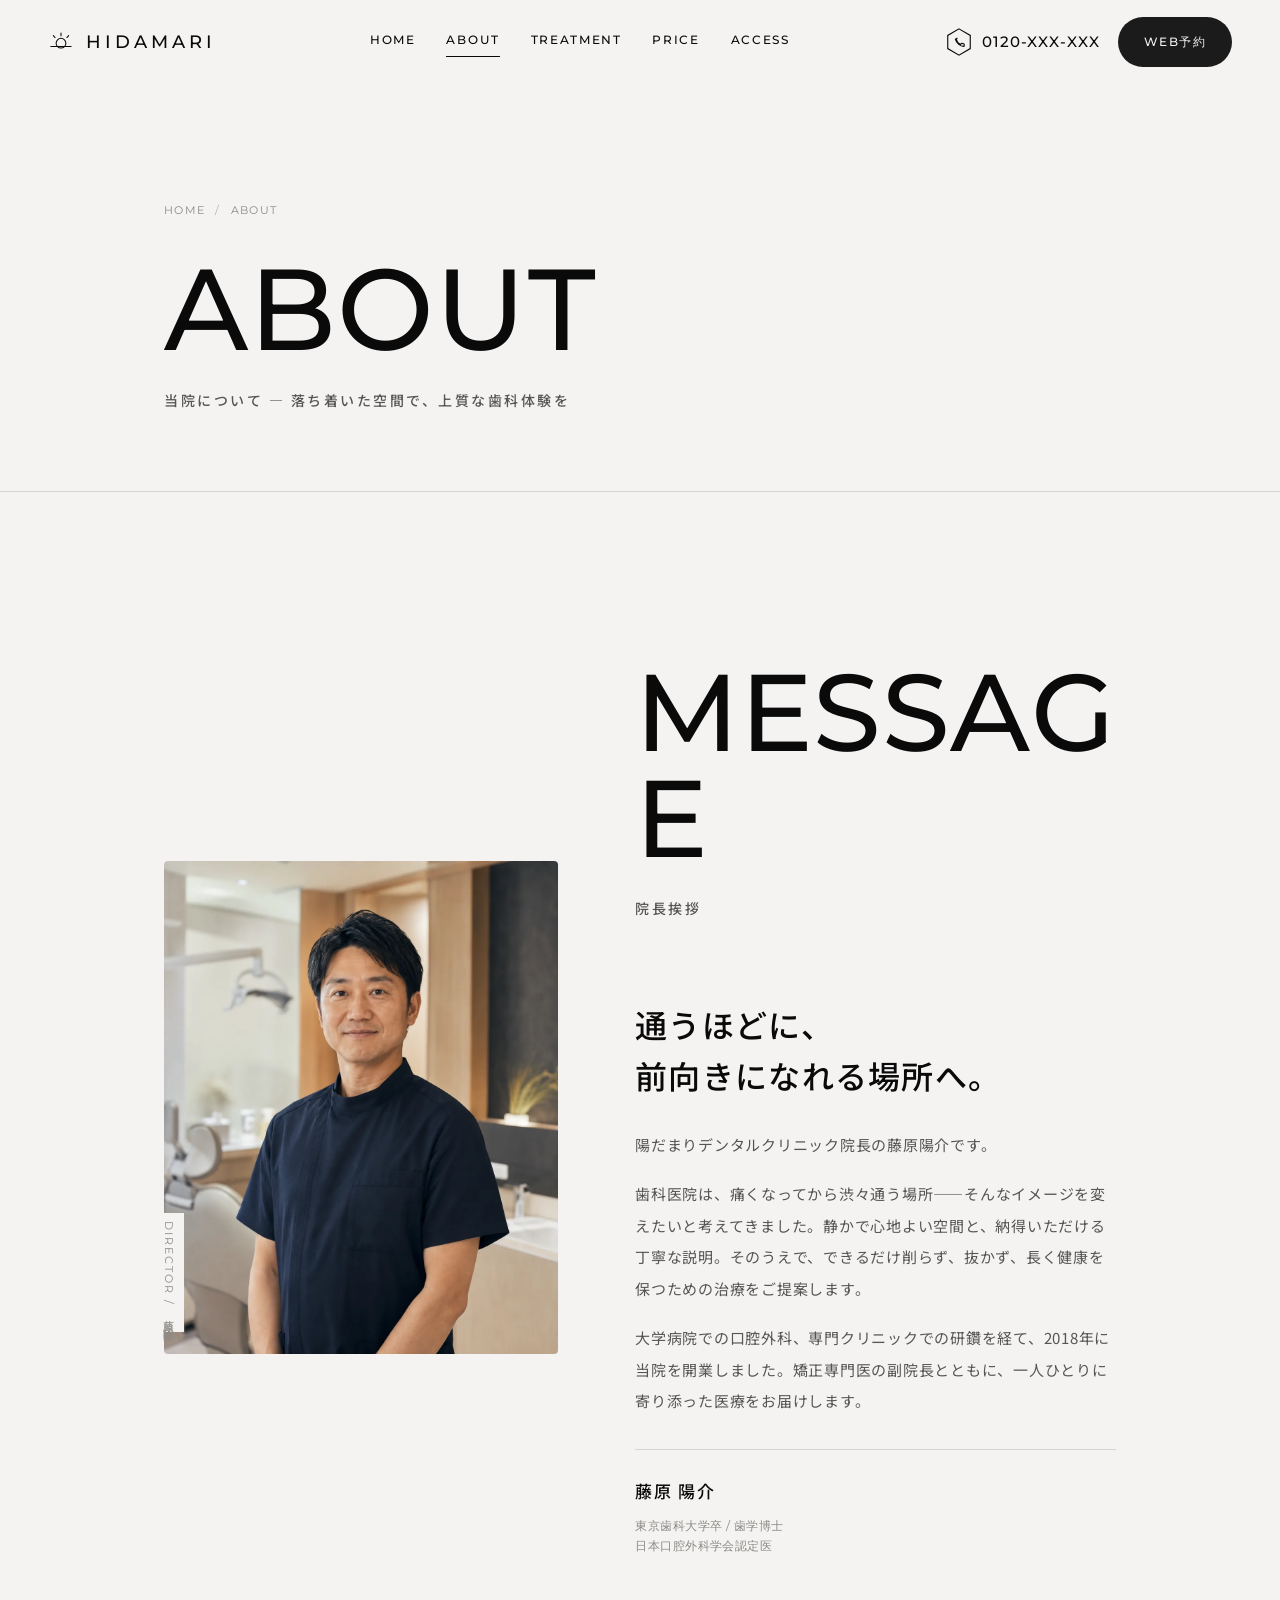
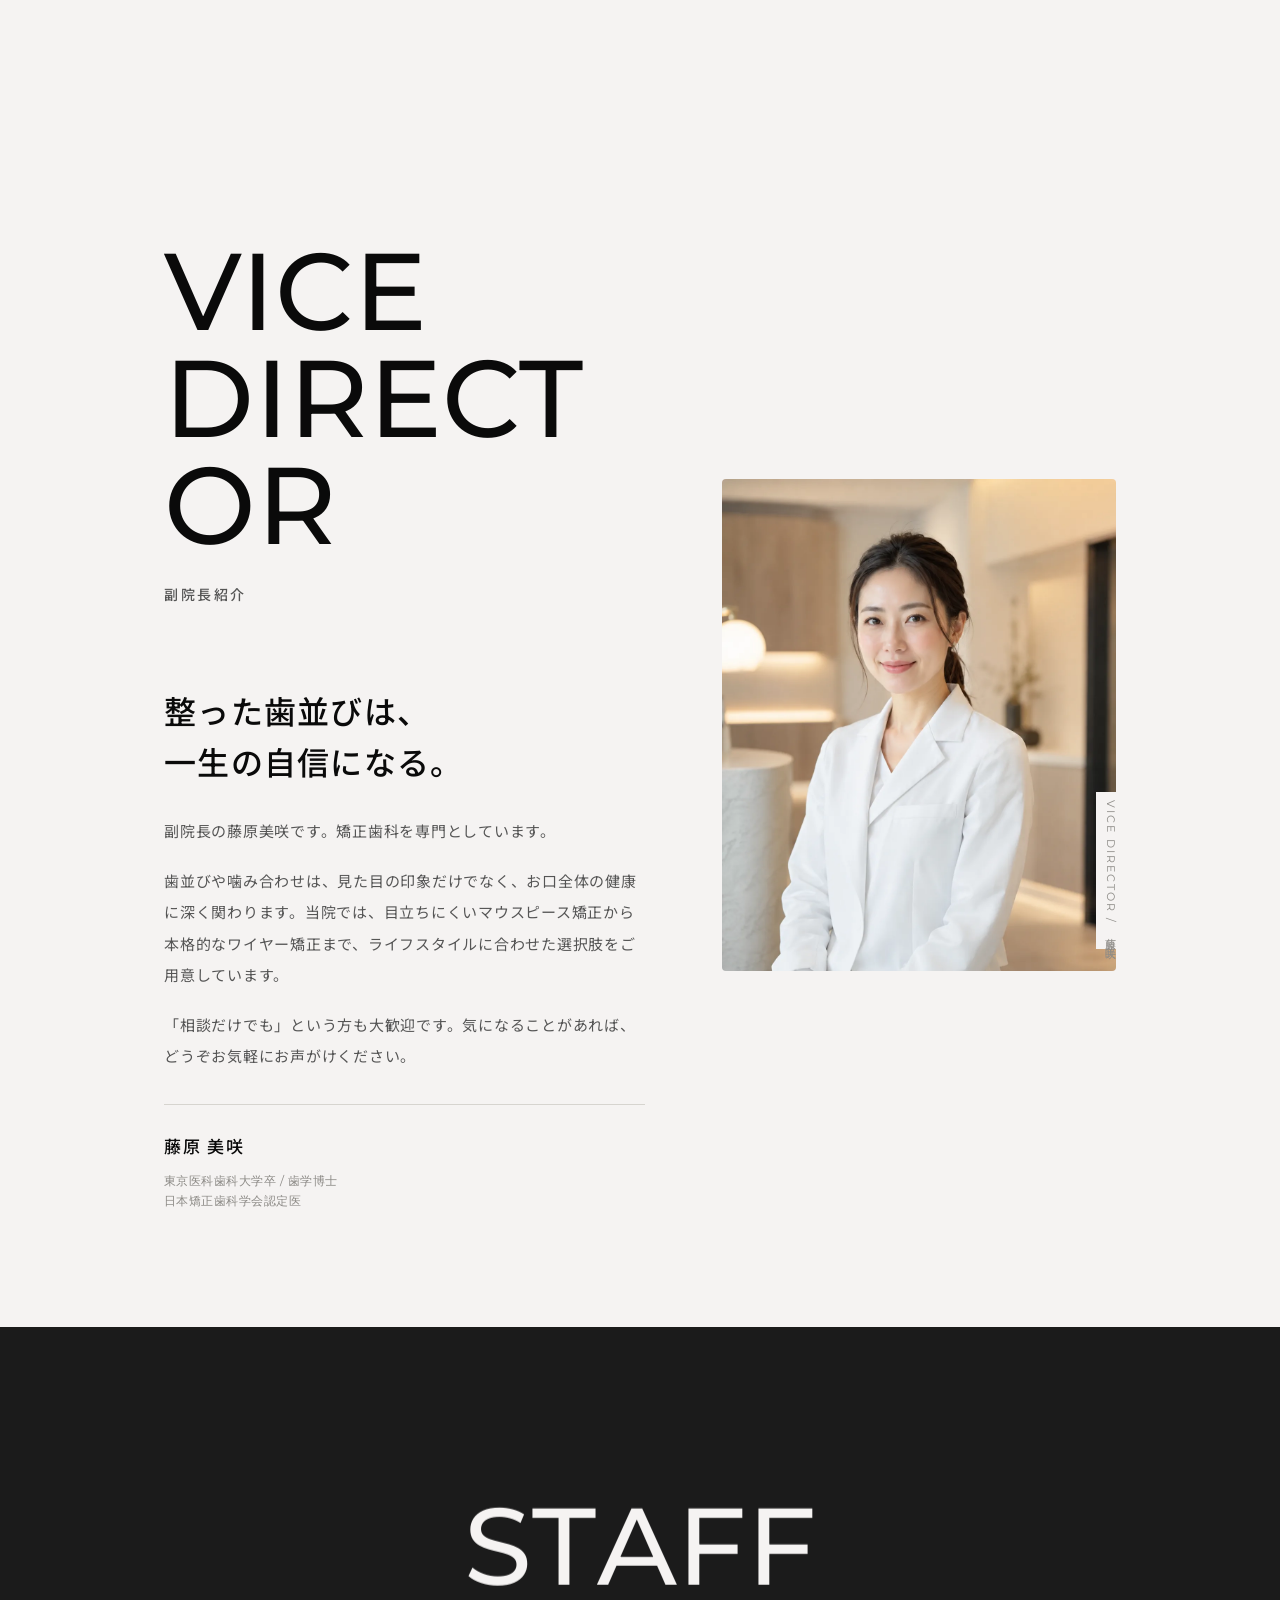
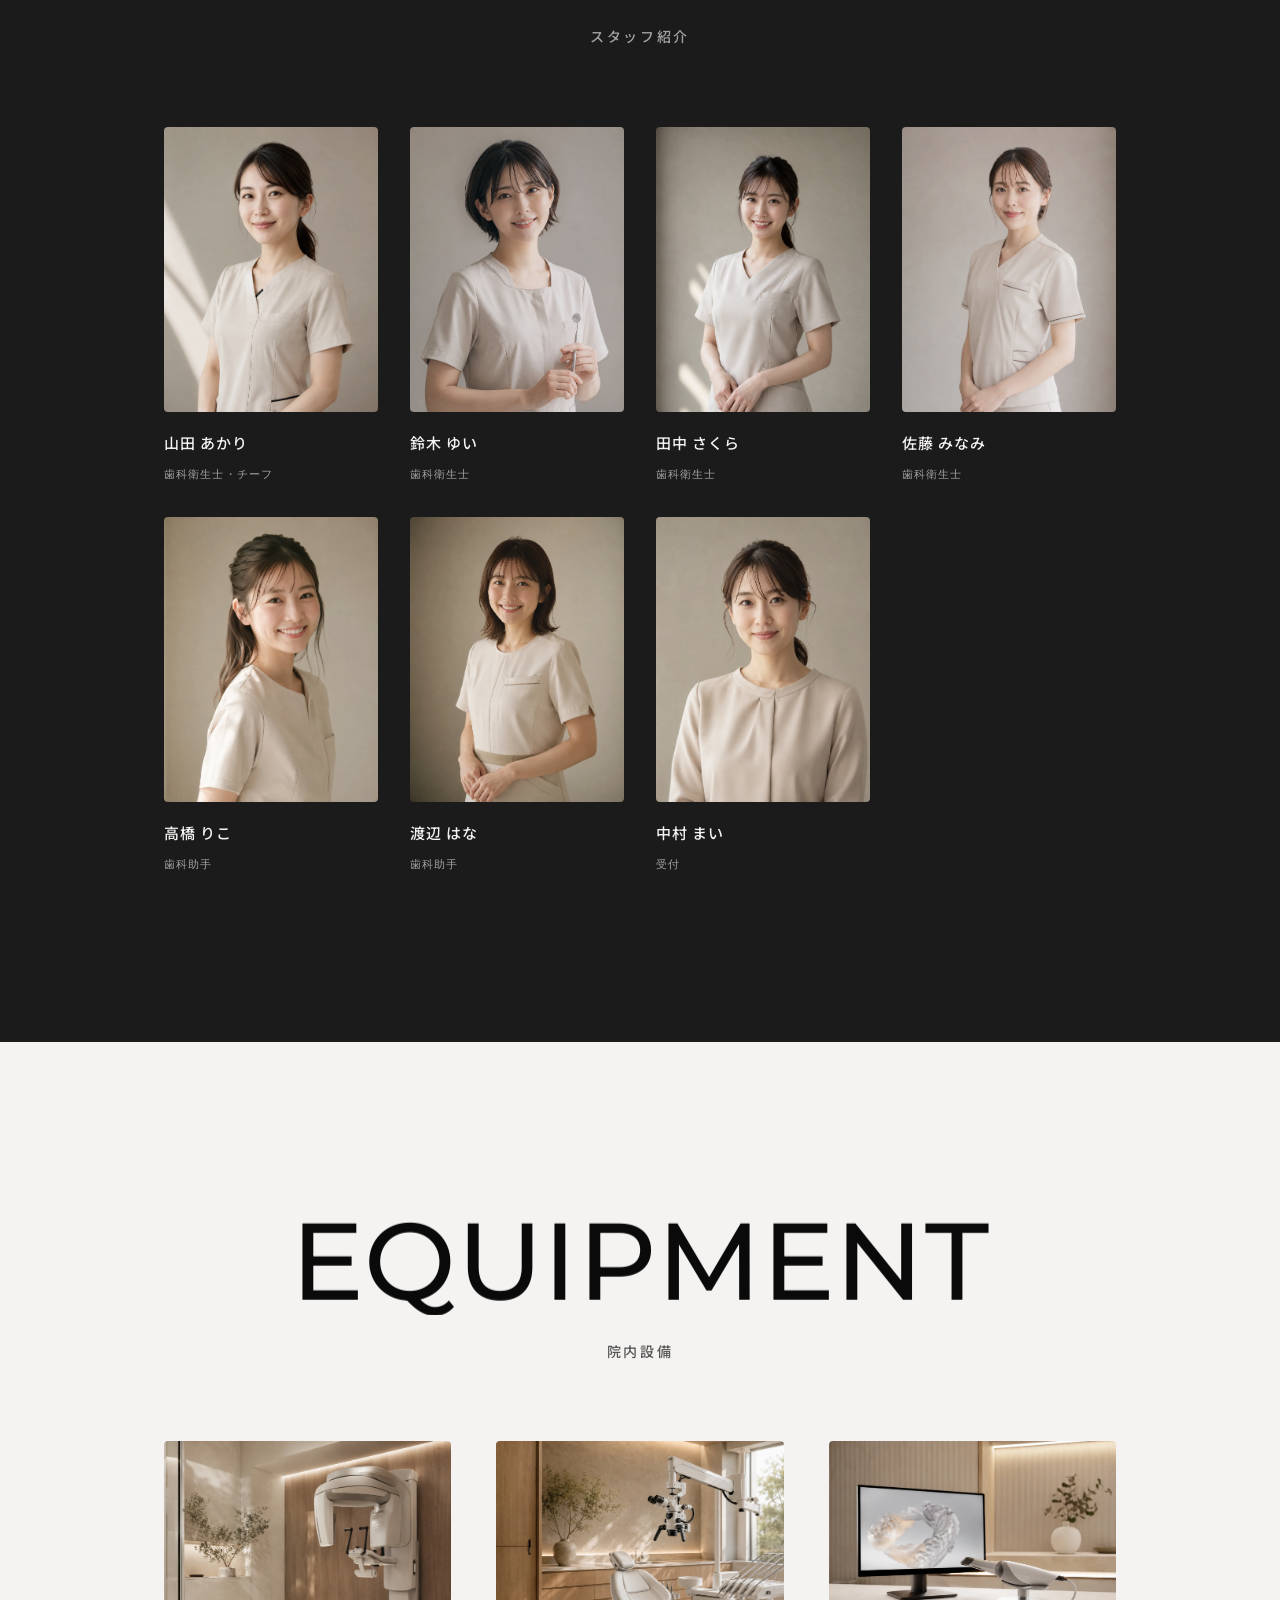
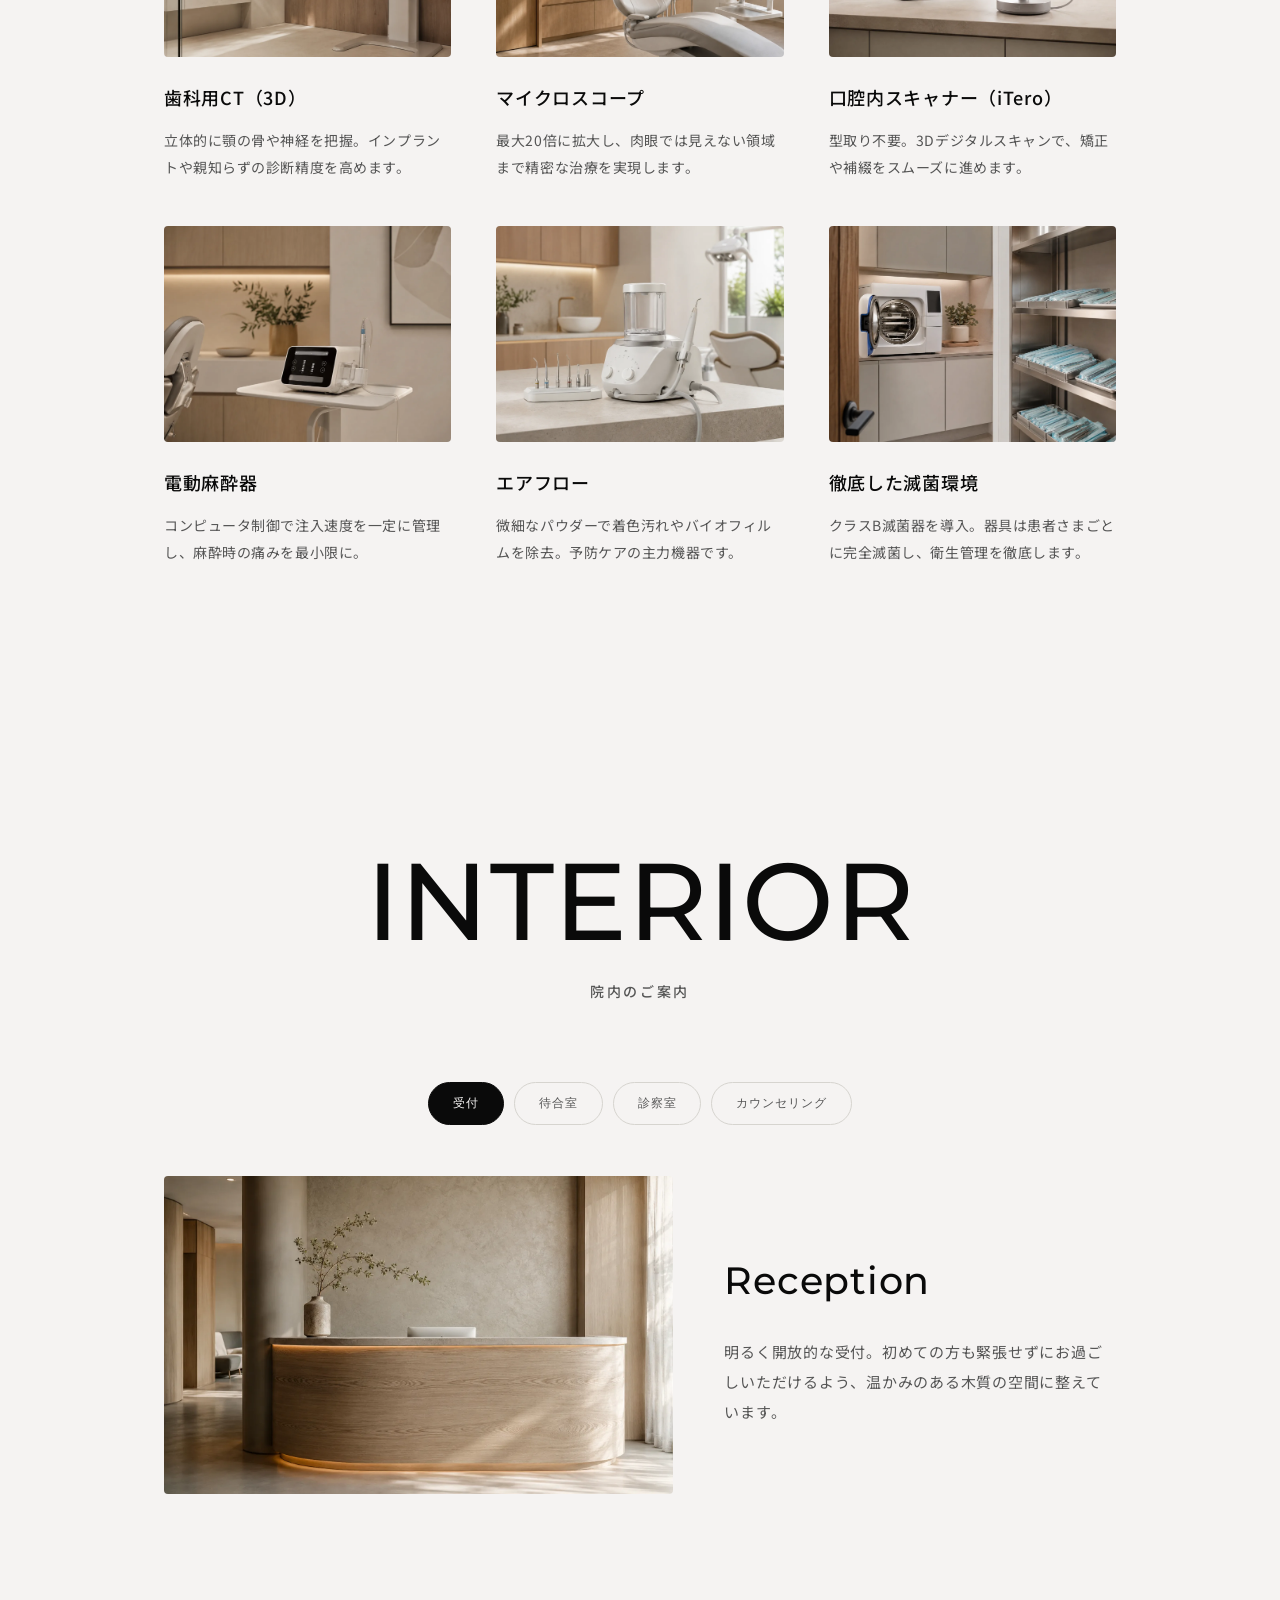
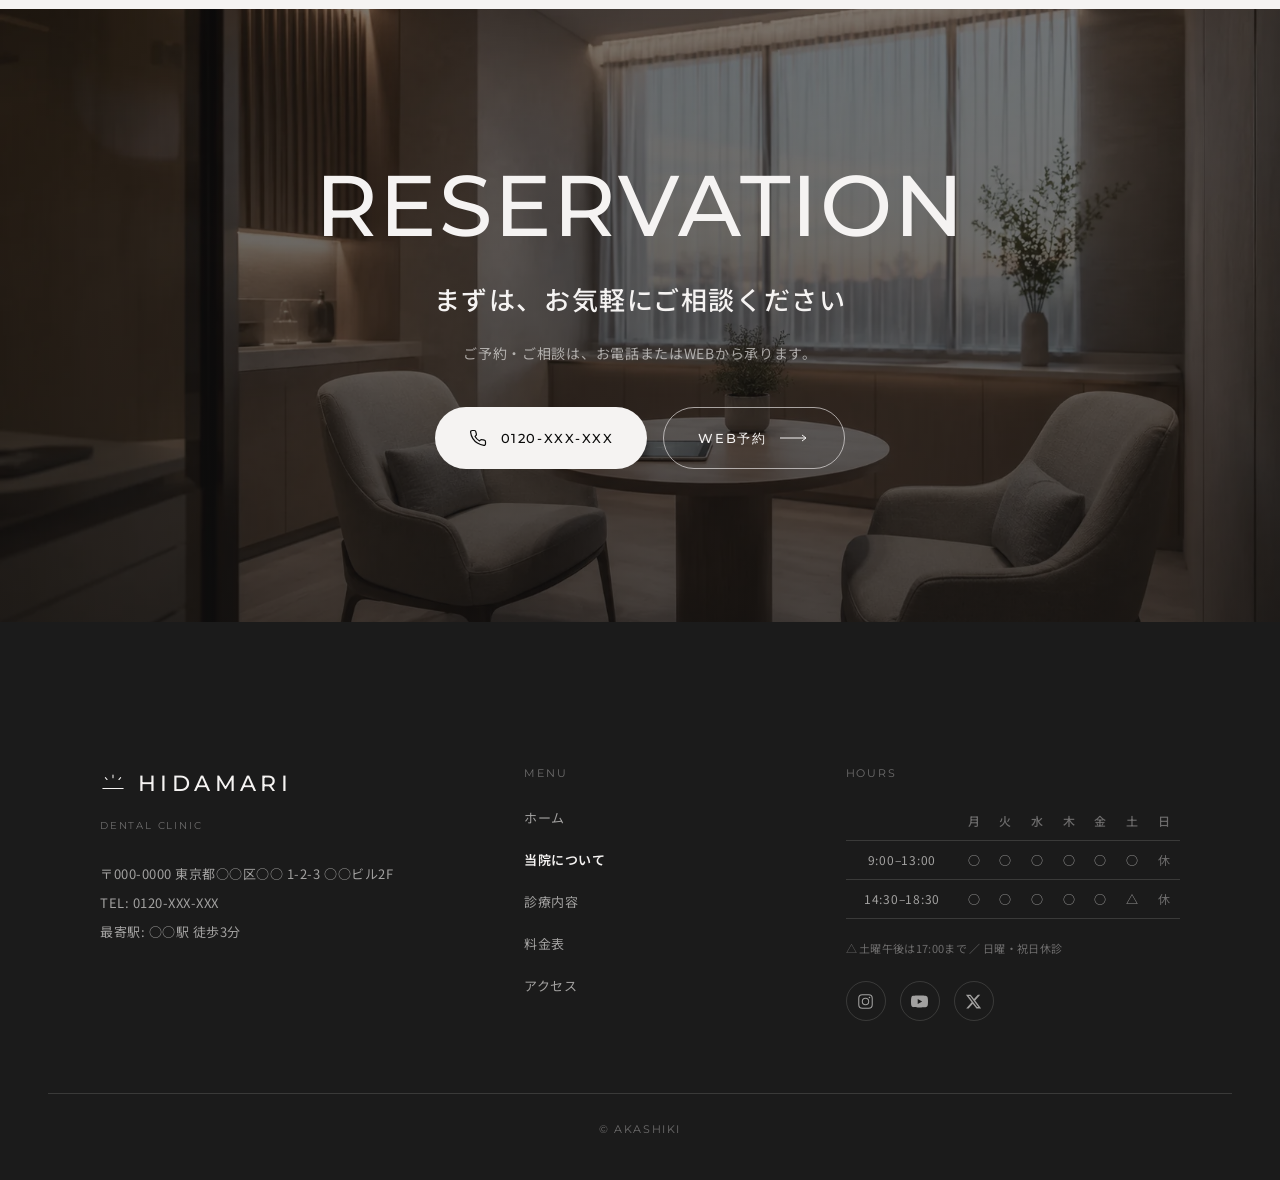
<file: about.html>
<!DOCTYPE html>
<html lang="ja">
<head>
  <meta charset="UTF-8">
  <meta name="viewport" content="width=device-width, initial-scale=1.0, viewport-fit=cover">
  <title>当院について | 陽だまりデンタルクリニック</title>
  <meta name="description" content="陽だまりデンタルクリニックには2人の専門医が在籍。院長・藤原陽介（口腔外科認定医）と副院長・藤原美咲（矯正歯科認定医）が、最新設備と落ち着いた空間で、上質な歯科体験をご提供します。">
  <link rel="canonical" href="https://sumiyakaa.github.io/hidamari-dental/about.html">
  <meta property="og:type" content="website">
  <meta property="og:site_name" content="陽だまりデンタルクリニック">
  <meta property="og:locale" content="ja_JP">
  <meta property="og:title" content="当院について | 陽だまりデンタルクリニック">
  <meta property="og:description" content="2人の専門医が在籍。最新設備と落ち着いた空間で、上質な歯科体験をご提供します。">
  <meta property="og:url" content="https://sumiyakaa.github.io/hidamari-dental/about.html">
  <meta property="og:image" content="https://sumiyakaa.github.io/hidamari-dental/images/hero-fallback.webp">
  <meta name="twitter:card" content="summary_large_image">
  <meta name="twitter:title" content="当院について | 陽だまりデンタルクリニック">
  <meta name="twitter:description" content="2人の専門医が在籍。最新設備と落ち着いた空間で、上質な歯科体験をご提供します。">
  <meta name="twitter:image" content="https://sumiyakaa.github.io/hidamari-dental/images/hero-fallback.webp">
  <link rel="icon" href="favicon.svg" type="image/svg+xml">
  <link rel="apple-touch-icon" href="apple-touch-icon.png">
  <link rel="manifest" href="site.webmanifest">
  <meta name="theme-color" content="#1B1B1B">
  <link rel="preconnect" href="https://fonts.googleapis.com">
  <link rel="preconnect" href="https://fonts.gstatic.com" crossorigin>
  <link href="https://fonts.googleapis.com/css2?family=Montserrat:wght@300;400;500;600&family=Noto+Sans+JP:wght@400;500;700&display=swap" rel="stylesheet">
  <link rel="stylesheet" href="css/base.css">
  <link rel="stylesheet" href="css/components.css">
  <link rel="stylesheet" href="css/about.css">
  <script type="application/ld+json">
  {
    "@context": "https://schema.org",
    "@type": "AboutPage",
    "mainEntity": {
      "@type": ["Organization", "LocalBusiness", "MedicalBusiness"],
      "name": "陽だまりデンタルクリニック",
      "description": "2人の専門医が在籍する歯科医院。",
      "employee": [
        { "@type": "Dentist", "name": "藤原 陽介", "jobTitle": "院長", "description": "東京歯科大学卒 / 歯学博士 / 日本口腔外科学会認定医" },
        { "@type": "Dentist", "name": "藤原 美咲", "jobTitle": "副院長", "description": "東京医科歯科大学卒 / 歯学博士 / 日本矯正歯科学会認定医" }
      ]
    }
  }
  </script>
</head>
<body>
  <a href="#main" class="skip-link">メインコンテンツへスキップ</a>

  <!-- ============================ HEADER ============================ -->
  <header class="header">
    <a href="index.html" class="header__logo" aria-label="陽だまりデンタルクリニック">
      <svg class="header__logo-mark" viewBox="0 0 32 32" fill="none" stroke-width="1.3" stroke-linecap="round" aria-hidden="true"><circle cx="16" cy="17.5" r="6"/><path d="M16 5v3.4M6.6 8.1l2.1 2.4M25.4 8.1l-2.1 2.4M3.5 21.5h25"/></svg>
      <span class="header__logo-text">HIDAMARI</span>
    </a>
    <nav class="header__nav" aria-label="グローバルナビ">
      <a href="index.html" class="header__nav-link">Home</a>
      <a href="about.html" class="header__nav-link" aria-current="page">About</a>
      <a href="treatment.html" class="header__nav-link">Treatment</a>
      <a href="price.html" class="header__nav-link">Price</a>
      <a href="access.html" class="header__nav-link">Access</a>
    </nav>
    <div class="header__right">
      <a href="tel:0120-XXX-XXX" class="header__tel" aria-label="電話 0120-XXX-XXX">
        <svg class="header__tel-icon" viewBox="0 0 32 32" fill="none" stroke-width="1.2" aria-hidden="true"><polygon points="16,2 28,9 28,23 16,30 4,23 4,9"/><path d="M13 12.5c.4 2.6 2 4.9 4.5 6.2l1.4-1.4 2.6.9v2.4c-3.9.2-8.3-3.3-9.4-7.6l1.9-1z" stroke-linejoin="round"/></svg>
        0120-XXX-XXX
      </a>
      <a href="#" class="header__reserve-btn">WEB予約</a>
    </div>
    <button class="header__hamburger" aria-label="メニューを開く"><span class="header__hamburger-line"></span><span class="header__hamburger-line"></span><span class="header__hamburger-line"></span></button>
  </header>

  <div class="sp-menu-overlay">
    <a href="index.html" class="sp-menu-overlay__link">Home<span class="sp-menu-overlay__label">トップ</span></a>
    <a href="about.html" class="sp-menu-overlay__link" aria-current="page">About<span class="sp-menu-overlay__label">当院について</span></a>
    <a href="treatment.html" class="sp-menu-overlay__link">Treatment<span class="sp-menu-overlay__label">診療内容</span></a>
    <a href="price.html" class="sp-menu-overlay__link">Price<span class="sp-menu-overlay__label">料金表</span></a>
    <a href="access.html" class="sp-menu-overlay__link">Access<span class="sp-menu-overlay__label">アクセス</span></a>
    <a href="#" class="sp-menu-overlay__reserve">WEB予約</a>
  </div>

  <main id="main">
    <!-- ============================ PAGE HEAD ============================ -->
    <section class="page-head">
      <div class="page-head__inner">
        <nav class="breadcrumb" aria-label="パンくず"><a href="index.html">Home</a><span>/</span>About</nav>
        <h1 class="page-head__en reveal-mask"><span>About</span></h1>
        <span class="page-head__jp">当院について — 落ち着いた空間で、上質な歯科体験を</span>
      </div>
    </section>

    <!-- ============================ 院長メッセージ ============================ -->
    <section class="director u-section">
      <div class="u-container director__layout">
        <figure class="director__media fade-up">
          <img src="images/director.webp" alt="院長 藤原陽介" loading="lazy" width="640" height="800">
          <figcaption class="director__cap">DIRECTOR / 藤原 陽介</figcaption>
        </figure>
        <div class="director__text">
          <div class="sec-head">
            <span class="sec-en reveal-mask"><span>Message</span></span>
            <span class="sec-jp">院長挨拶</span>
          </div>
          <p class="director__quote fade-up">通うほどに、<br>前向きになれる場所へ。</p>
          <div class="director__body fade-up stagger-1">
            <p>陽だまりデンタルクリニック院長の藤原陽介です。</p>
            <p>歯科医院は、痛くなってから渋々通う場所——そんなイメージを変えたいと考えてきました。静かで心地よい空間と、納得いただける丁寧な説明。そのうえで、できるだけ削らず、抜かず、長く健康を保つための治療をご提案します。</p>
            <p>大学病院での口腔外科、専門クリニックでの研鑽を経て、2018年に当院を開業しました。矯正専門医の副院長とともに、一人ひとりに寄り添った医療をお届けします。</p>
          </div>
          <div class="director__sign fade-up stagger-2">
            <p class="director__name">藤原 陽介</p>
            <p class="director__cred">東京歯科大学卒 / 歯学博士<br>日本口腔外科学会認定医</p>
          </div>
        </div>
      </div>
    </section>

    <!-- ============================ 副院長 ============================ -->
    <section class="director director--reverse u-section-sm">
      <div class="u-container director__layout">
        <figure class="director__media fade-up">
          <img src="images/vice-director.webp" alt="副院長 藤原美咲" loading="lazy" width="640" height="800">
          <figcaption class="director__cap">VICE DIRECTOR / 藤原 美咲</figcaption>
        </figure>
        <div class="director__text">
          <div class="sec-head">
            <span class="sec-en reveal-mask"><span>Vice Director</span></span>
            <span class="sec-jp">副院長紹介</span>
          </div>
          <p class="director__quote fade-up">整った歯並びは、<br>一生の自信になる。</p>
          <div class="director__body fade-up stagger-1">
            <p>副院長の藤原美咲です。矯正歯科を専門としています。</p>
            <p>歯並びや噛み合わせは、見た目の印象だけでなく、お口全体の健康に深く関わります。当院では、目立ちにくいマウスピース矯正から本格的なワイヤー矯正まで、ライフスタイルに合わせた選択肢をご用意しています。</p>
            <p>「相談だけでも」という方も大歓迎です。気になることがあれば、どうぞお気軽にお声がけください。</p>
          </div>
          <div class="director__sign fade-up stagger-2">
            <p class="director__name">藤原 美咲</p>
            <p class="director__cred">東京医科歯科大学卒 / 歯学博士<br>日本矯正歯科学会認定医</p>
          </div>
        </div>
      </div>
    </section>

    <!-- ============================ スタッフ ============================ -->
    <section class="staff u-section u-dark js-dark-section">
      <div class="u-container">
        <div class="sec-head sec-head--center">
          <span class="sec-en reveal-mask"><span>Staff</span></span>
          <span class="sec-jp">スタッフ紹介</span>
        </div>
        <div class="staff__grid fade-up">
          <figure class="staff__card"><span class="staff__photo"><img src="images/staff-1.webp" alt="山田あかり" loading="lazy"></span><figcaption><p class="staff__name">山田 あかり</p><p class="staff__role">歯科衛生士・チーフ</p></figcaption></figure>
          <figure class="staff__card"><span class="staff__photo"><img src="images/staff-2.webp" alt="鈴木ゆい" loading="lazy"></span><figcaption><p class="staff__name">鈴木 ゆい</p><p class="staff__role">歯科衛生士</p></figcaption></figure>
          <figure class="staff__card"><span class="staff__photo"><img src="images/staff-3.webp" alt="田中さくら" loading="lazy"></span><figcaption><p class="staff__name">田中 さくら</p><p class="staff__role">歯科衛生士</p></figcaption></figure>
          <figure class="staff__card"><span class="staff__photo"><img src="images/staff-4.webp" alt="佐藤みなみ" loading="lazy"></span><figcaption><p class="staff__name">佐藤 みなみ</p><p class="staff__role">歯科衛生士</p></figcaption></figure>
          <figure class="staff__card"><span class="staff__photo"><img src="images/staff-5.webp" alt="高橋りこ" loading="lazy"></span><figcaption><p class="staff__name">高橋 りこ</p><p class="staff__role">歯科助手</p></figcaption></figure>
          <figure class="staff__card"><span class="staff__photo"><img src="images/staff-6.webp" alt="渡辺はな" loading="lazy"></span><figcaption><p class="staff__name">渡辺 はな</p><p class="staff__role">歯科助手</p></figcaption></figure>
          <figure class="staff__card"><span class="staff__photo"><img src="images/staff-7.webp" alt="中村まい" loading="lazy"></span><figcaption><p class="staff__name">中村 まい</p><p class="staff__role">受付</p></figcaption></figure>
        </div>
      </div>
    </section>

    <!-- ============================ 設備 ============================ -->
    <section class="equipment u-section">
      <div class="u-container">
        <div class="sec-head sec-head--center">
          <span class="sec-en reveal-mask"><span>Equipment</span></span>
          <span class="sec-jp">院内設備</span>
        </div>
        <div class="equipment__grid">
          <article class="equipment__item fade-up">
            <figure class="equipment__img"><img src="images/equipment-1.webp" alt="歯科用CT" loading="lazy"></figure>
            <h3 class="equipment__title">歯科用CT（3D）</h3>
            <p class="equipment__desc">立体的に顎の骨や神経を把握。インプラントや親知らずの診断精度を高めます。</p>
          </article>
          <article class="equipment__item fade-up stagger-1">
            <figure class="equipment__img"><img src="images/equipment-2.webp" alt="マイクロスコープ" loading="lazy"></figure>
            <h3 class="equipment__title">マイクロスコープ</h3>
            <p class="equipment__desc">最大20倍に拡大し、肉眼では見えない領域まで精密な治療を実現します。</p>
          </article>
          <article class="equipment__item fade-up stagger-2">
            <figure class="equipment__img"><img src="images/equipment-3.webp" alt="口腔内スキャナー" loading="lazy"></figure>
            <h3 class="equipment__title">口腔内スキャナー（iTero）</h3>
            <p class="equipment__desc">型取り不要。3Dデジタルスキャンで、矯正や補綴をスムーズに進めます。</p>
          </article>
          <article class="equipment__item fade-up">
            <figure class="equipment__img"><img src="images/equipment-4.webp" alt="電動麻酔器" loading="lazy"></figure>
            <h3 class="equipment__title">電動麻酔器</h3>
            <p class="equipment__desc">コンピュータ制御で注入速度を一定に管理し、麻酔時の痛みを最小限に。</p>
          </article>
          <article class="equipment__item fade-up stagger-1">
            <figure class="equipment__img"><img src="images/equipment-5.webp" alt="エアフロー" loading="lazy"></figure>
            <h3 class="equipment__title">エアフロー</h3>
            <p class="equipment__desc">微細なパウダーで着色汚れやバイオフィルムを除去。予防ケアの主力機器です。</p>
          </article>
          <article class="equipment__item fade-up stagger-2">
            <figure class="equipment__img"><img src="images/equipment-6.webp" alt="滅菌設備" loading="lazy"></figure>
            <h3 class="equipment__title">徹底した滅菌環境</h3>
            <p class="equipment__desc">クラスB滅菌器を導入。器具は患者さまごとに完全滅菌し、衛生管理を徹底します。</p>
          </article>
        </div>
      </div>
    </section>

    <!-- ============================ 院内ツアー ============================ -->
    <section class="tour u-section-sm">
      <div class="u-container">
        <div class="sec-head sec-head--center">
          <span class="sec-en reveal-mask"><span>Interior</span></span>
          <span class="sec-jp">院内のご案内</span>
        </div>
        <div class="tour__tabs fade-up">
          <button class="tour__tab active" data-target="reception">受付</button>
          <button class="tour__tab" data-target="waiting">待合室</button>
          <button class="tour__tab" data-target="treatment-room">診察室</button>
          <button class="tour__tab" data-target="counseling">カウンセリング</button>
        </div>
        <div class="tour__panel active" data-panel="reception">
          <figure class="tour__img"><img src="images/interior-1.webp" alt="受付" loading="lazy"></figure>
          <div class="tour__text"><h3 class="tour__title">Reception</h3><p class="tour__desc">明るく開放的な受付。初めての方も緊張せずにお過ごしいただけるよう、温かみのある木質の空間に整えています。</p></div>
        </div>
        <div class="tour__panel" data-panel="waiting">
          <figure class="tour__img"><img src="images/interior-2.webp" alt="待合室" loading="lazy"></figure>
          <div class="tour__text"><h3 class="tour__title">Waiting</h3><p class="tour__desc">ゆったりとしたソファとナチュラルなインテリア。自然光のなかで、待ち時間まで心地よくお過ごしいただけます。</p></div>
        </div>
        <div class="tour__panel" data-panel="treatment-room">
          <figure class="tour__img"><img src="images/interior-3.webp" alt="診察室" loading="lazy"></figure>
          <div class="tour__text"><h3 class="tour__title">Treatment Room</h3><p class="tour__desc">プライバシーに配慮した半個室の診察室。各チェアにモニターを設置し、治療内容を丁寧にご説明します。</p></div>
        </div>
        <div class="tour__panel" data-panel="counseling">
          <figure class="tour__img"><img src="images/interior-5.webp" alt="カウンセリングルーム" loading="lazy"></figure>
          <div class="tour__text"><h3 class="tour__title">Counseling</h3><p class="tour__desc">個室の相談スペース。治療計画のご説明や矯正相談など、ご不安にじっくりお答えする大切な場所です。</p></div>
        </div>
      </div>
    </section>

    <!-- ============================ CTA ============================ -->
    <section class="cta-block js-dark-section">
      <img src="images/interior-10.webp" alt="" class="cta-block__bg" loading="lazy">
      <div class="cta-block__overlay"></div>
      <div class="cta-block__content">
        <p class="cta-block__en">Reservation</p>
        <h2 class="cta-block__heading">まずは、お気軽にご相談ください</h2>
        <p class="cta-block__sub">ご予約・ご相談は、お電話またはWEBから承ります。</p>
        <div class="cta-block__buttons">
          <a href="tel:0120-XXX-XXX" class="btn btn--light"><svg width="18" height="18" viewBox="0 0 24 24" fill="none" stroke="currentColor" stroke-width="1.6" stroke-linecap="round" stroke-linejoin="round"><path d="M22 16.9v3a2 2 0 01-2.2 2 19.8 19.8 0 01-8.6-3.1 19.5 19.5 0 01-6-6A19.8 19.8 0 012.1 4.2 2 2 0 014.1 2h3a2 2 0 012 1.7c.1 1 .4 1.9.7 2.8a2 2 0 01-.5 2.1L8.1 9.9a16 16 0 006 6l1.3-1.3a2 2 0 012.1-.4c.9.3 1.8.6 2.8.7a2 2 0 011.7 2z"/></svg>0120-XXX-XXX</a>
          <a href="#" class="btn btn--outline">Web予約<svg class="btn__arrow" viewBox="0 0 30 8" fill="none" stroke="currentColor" stroke-width="1"><path d="M0 4h26M22 1l4 3-4 3"/></svg></a>
        </div>
      </div>
    </section>
  </main>

  <!-- ============================ FOOTER ============================ -->
  <footer class="footer">
    <div class="footer__inner">
      <div class="footer__brand">
        <p class="footer__brand-logo"><svg viewBox="0 0 32 32" fill="none" stroke-width="1.3" stroke-linecap="round" aria-hidden="true"><circle cx="16" cy="17.5" r="6"/><path d="M16 5v3.4M6.6 8.1l2.1 2.4M25.4 8.1l-2.1 2.4M3.5 21.5h25"/></svg>HIDAMARI</p>
        <p class="footer__brand-sub">Dental Clinic</p>
        <p class="footer__info-item">〒000-0000 東京都○○区○○ 1-2-3 ○○ビル2F</p>
        <p class="footer__info-item">TEL: 0120-XXX-XXX</p>
        <p class="footer__info-item">最寄駅: ○○駅 徒歩3分</p>
      </div>
      <div class="footer__nav">
        <p class="footer__nav-title">Menu</p>
        <ul class="footer__nav-list">
          <li><a href="index.html" class="footer__nav-link">ホーム</a></li>
          <li><a href="about.html" class="footer__nav-link" aria-current="page">当院について</a></li>
          <li><a href="treatment.html" class="footer__nav-link">診療内容</a></li>
          <li><a href="price.html" class="footer__nav-link">料金表</a></li>
          <li><a href="access.html" class="footer__nav-link">アクセス</a></li>
        </ul>
      </div>
      <div class="footer__schedule">
        <p class="footer__nav-title">Hours</p>
        <table class="footer__schedule-table">
          <thead><tr><th></th><th>月</th><th>火</th><th>水</th><th>木</th><th>金</th><th>土</th><th>日</th></tr></thead>
          <tbody>
            <tr><td>9:00–13:00</td><td>○</td><td>○</td><td>○</td><td>○</td><td>○</td><td>○</td><td class="closed">休</td></tr>
            <tr><td>14:30–18:30</td><td>○</td><td>○</td><td>○</td><td>○</td><td>○</td><td>△</td><td class="closed">休</td></tr>
          </tbody>
        </table>
        <p class="footer__schedule-note">△ 土曜午後は17:00まで ／ 日曜・祝日休診</p>
        <div class="footer__sns">
          <a href="#" class="footer__sns-link" aria-label="Instagram"><svg class="footer__sns-icon" viewBox="0 0 24 24" fill="none" stroke="currentColor" stroke-width="1.5"><rect x="2.5" y="2.5" width="19" height="19" rx="5"/><circle cx="12" cy="12" r="4.5"/><circle cx="17.6" cy="6.4" r="1.1" fill="currentColor" stroke="none"/></svg></a>
          <a href="#" class="footer__sns-link" aria-label="YouTube"><svg class="footer__sns-icon" viewBox="0 0 24 24" fill="currentColor"><path d="M23.5 6.2a3 3 0 00-2.1-2.1C19.5 3.5 12 3.5 12 3.5s-7.5 0-9.4.5A3 3 0 00.5 6.2C0 8.1 0 12 0 12s0 3.9.5 5.8a3 3 0 002.1 2.1c1.9.6 9.4.6 9.4.6s7.5 0 9.4-.6a3 3 0 002.1-2.1C24 15.9 24 12 24 12s0-3.9-.5-5.8zM9.5 15.6V8.4l6.3 3.6-6.3 3.6z"/></svg></a>
          <a href="#" class="footer__sns-link" aria-label="X"><svg class="footer__sns-icon" viewBox="0 0 24 24" fill="currentColor"><path d="M18.2 2.3h3.3l-7.2 8.3 8.5 11.2H16.2l-5.2-6.8L5 21.8H1.7l7.7-8.8L1.3 2.3H8l4.7 6.2zm-1.2 17.5h1.8L7.1 4.1H5.1z"/></svg></a>
        </div>
      </div>
    </div>
    <div class="footer__bottom"><p class="footer__copyright">&copy; AKASHIKI</p></div>
  </footer>

  <div class="sp-cta-bar">
    <a href="tel:0120-XXX-XXX" class="sp-cta-bar__btn sp-cta-bar__btn--tel"><svg class="sp-cta-bar__icon" viewBox="0 0 24 24" fill="none" stroke="currentColor" stroke-width="1.8" stroke-linecap="round" stroke-linejoin="round"><path d="M22 16.9v3a2 2 0 01-2.2 2 19.8 19.8 0 01-8.6-3.1 19.5 19.5 0 01-6-6A19.8 19.8 0 012.1 4.2 2 2 0 014.1 2h3a2 2 0 012 1.7c.1 1 .4 1.9.7 2.8a2 2 0 01-.5 2.1L8.1 9.9a16 16 0 006 6l1.3-1.3a2 2 0 012.1-.4c.9.3 1.8.6 2.8.7a2 2 0 011.7 2z"/></svg>電話予約</a>
    <a href="#" class="sp-cta-bar__btn sp-cta-bar__btn--reserve"><svg class="sp-cta-bar__icon" viewBox="0 0 24 24" fill="none" stroke="currentColor" stroke-width="1.8" stroke-linecap="round" stroke-linejoin="round"><rect x="3" y="4" width="18" height="18" rx="2"/><line x1="16" y1="2" x2="16" y2="6"/><line x1="8" y1="2" x2="8" y2="6"/><line x1="3" y1="10" x2="21" y2="10"/></svg>WEB予約</a>
  </div>

  <script src="js/lenis.min.js"></script>
  <script src="js/common.js"></script>
</body>
</html>
</file>
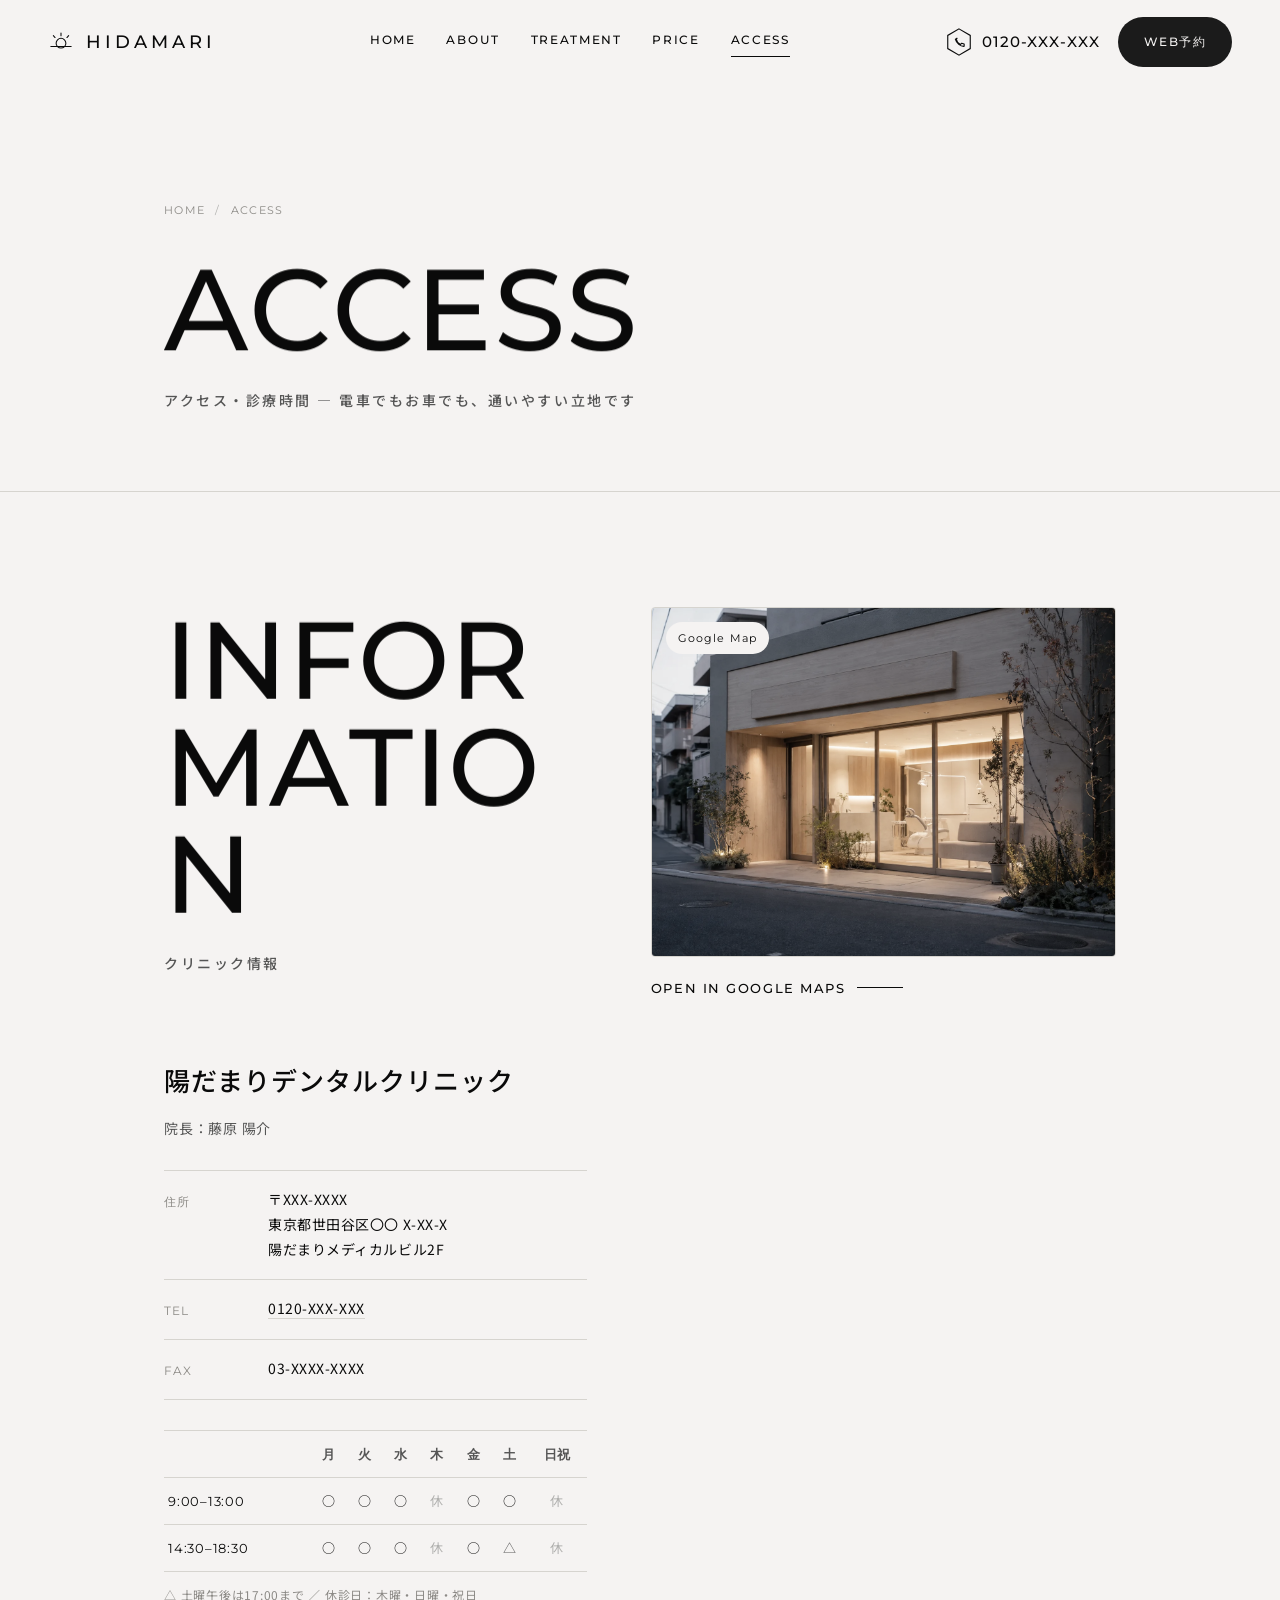
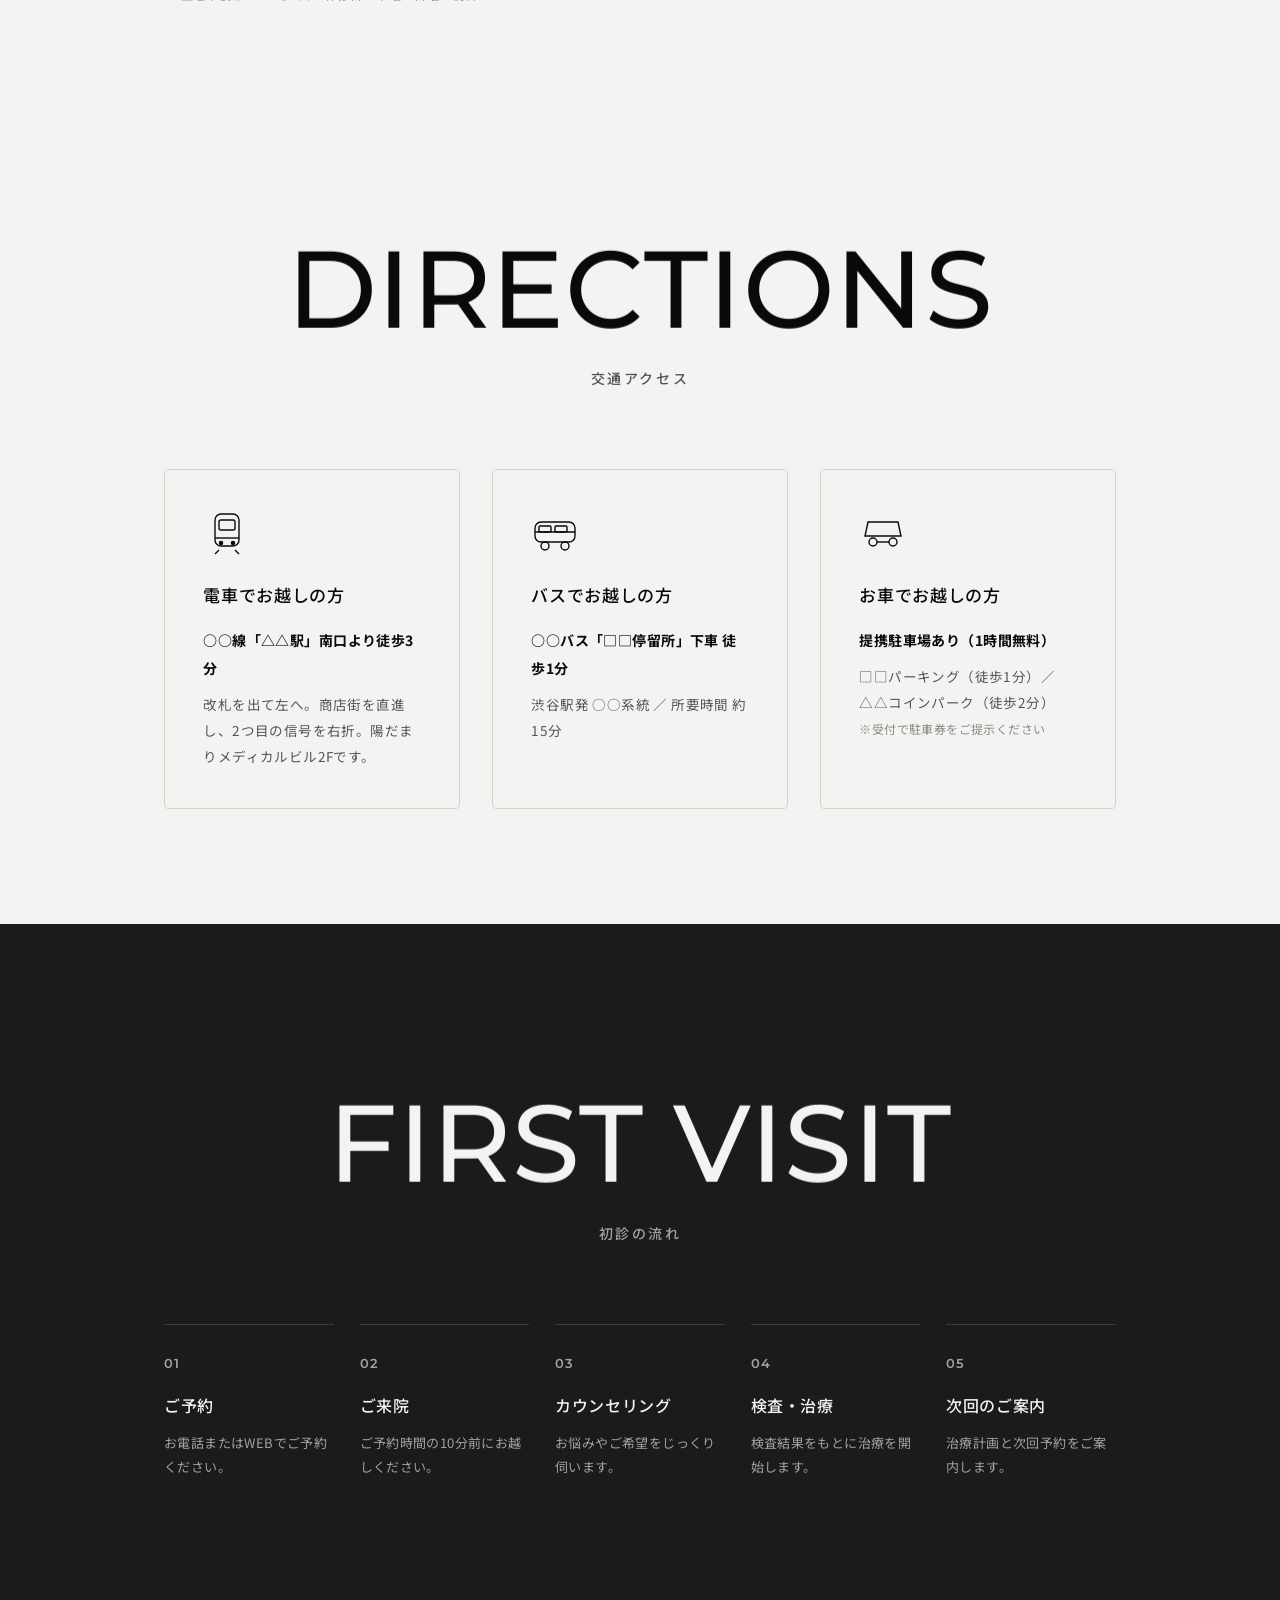
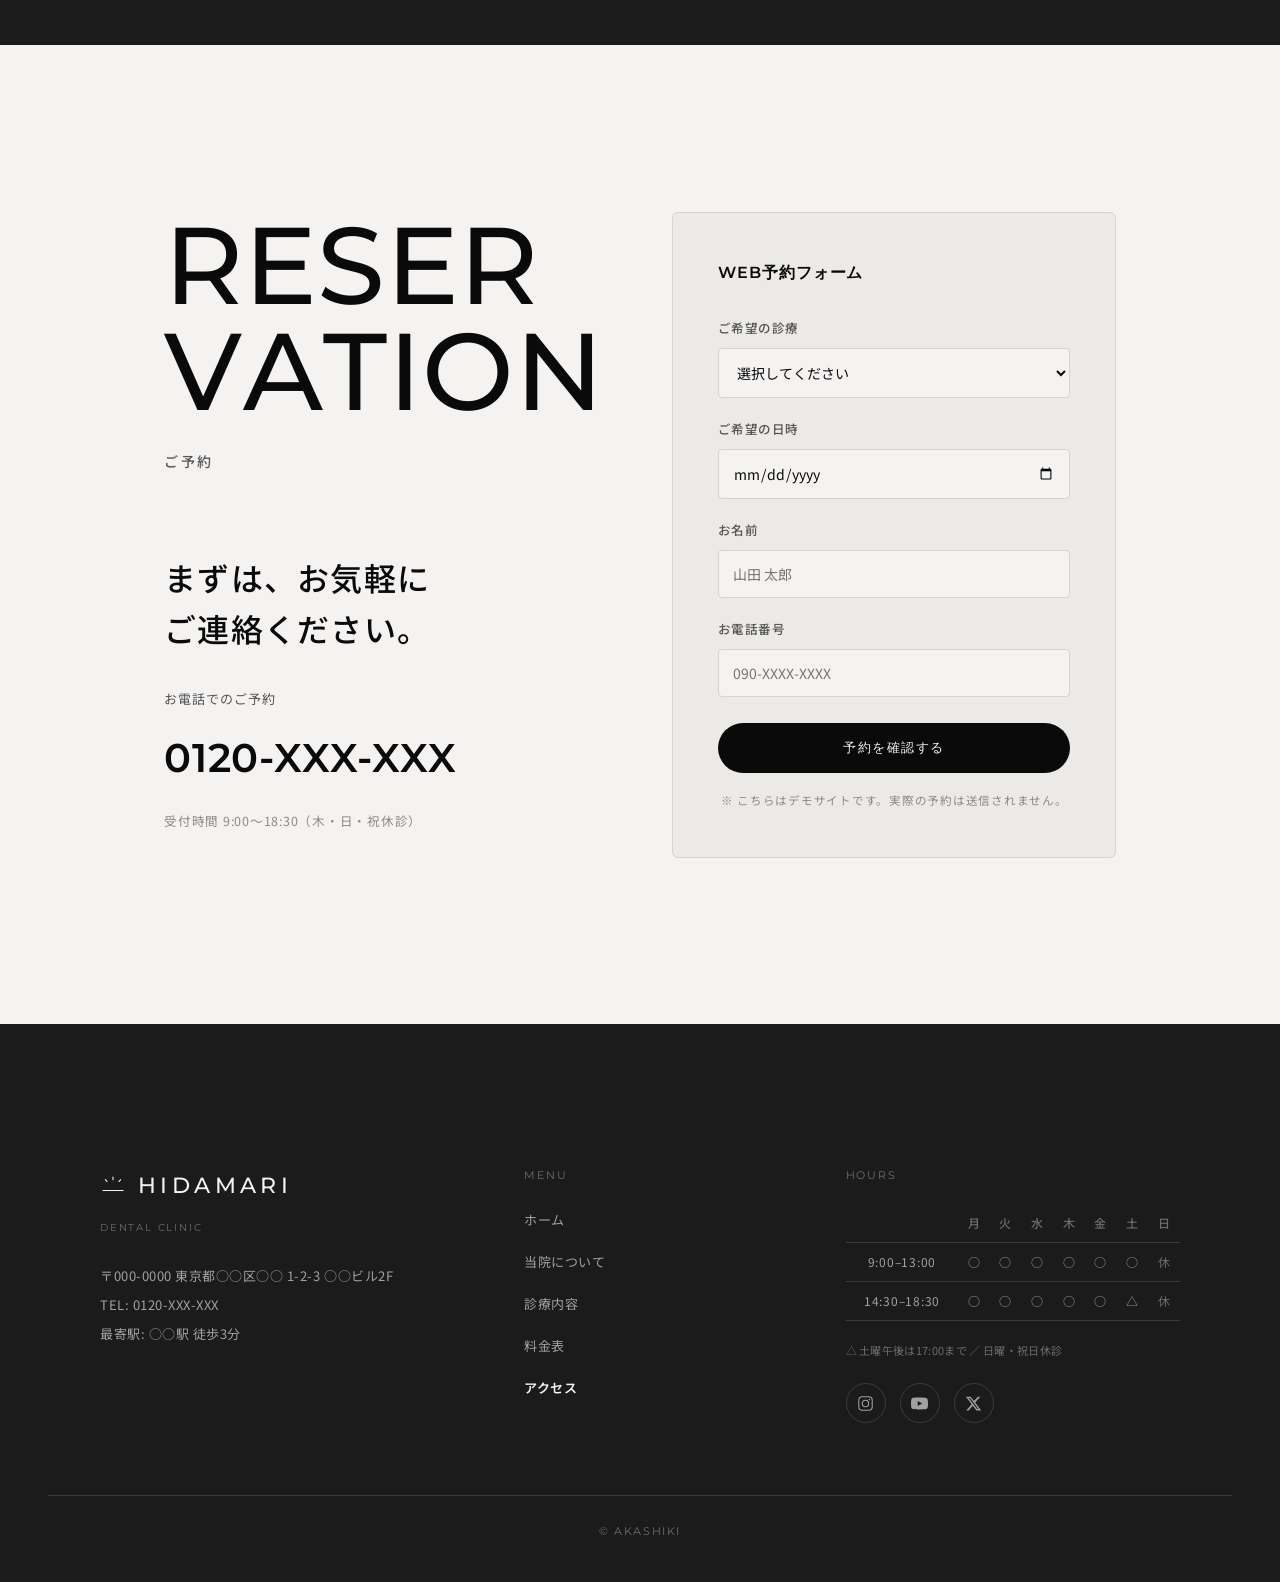
<file: access.html>
<!DOCTYPE html>
<html lang="ja">
<head>
  <meta charset="UTF-8">
  <meta name="viewport" content="width=device-width, initial-scale=1.0, viewport-fit=cover">
  <title>アクセス・診療時間 | 陽だまりデンタルクリニック</title>
  <meta name="description" content="陽だまりデンタルクリニックへのアクセス情報です。○○線「△△駅」南口より徒歩3分。提携駐車場完備。初診の流れやWEB予約もご案内しています。">
  <link rel="canonical" href="https://sumiyakaa.github.io/hidamari-dental/access.html">
  <meta property="og:type" content="website">
  <meta property="og:site_name" content="陽だまりデンタルクリニック">
  <meta property="og:locale" content="ja_JP">
  <meta property="og:title" content="アクセス・診療時間 | 陽だまりデンタルクリニック">
  <meta property="og:description" content="○○線「△△駅」南口より徒歩3分。提携駐車場完備。初診の流れやWEB予約もご案内しています。">
  <meta property="og:url" content="https://sumiyakaa.github.io/hidamari-dental/access.html">
  <meta property="og:image" content="https://sumiyakaa.github.io/hidamari-dental/images/hero-fallback.webp">
  <meta name="twitter:card" content="summary_large_image">
  <meta name="twitter:title" content="アクセス・診療時間 | 陽だまりデンタルクリニック">
  <meta name="twitter:description" content="○○線「△△駅」南口より徒歩3分。提携駐車場完備。">
  <meta name="twitter:image" content="https://sumiyakaa.github.io/hidamari-dental/images/hero-fallback.webp">
  <link rel="icon" href="favicon.svg" type="image/svg+xml">
  <link rel="apple-touch-icon" href="apple-touch-icon.png">
  <link rel="manifest" href="site.webmanifest">
  <meta name="theme-color" content="#1B1B1B">
  <link rel="preconnect" href="https://fonts.googleapis.com">
  <link rel="preconnect" href="https://fonts.gstatic.com" crossorigin>
  <link href="https://fonts.googleapis.com/css2?family=Montserrat:wght@300;400;500;600&family=Noto+Sans+JP:wght@400;500;700&display=swap" rel="stylesheet">
  <link rel="stylesheet" href="css/base.css">
  <link rel="stylesheet" href="css/components.css">
  <link rel="stylesheet" href="css/access.css">
  <script type="application/ld+json">
  {
    "@context": "https://schema.org",
    "@graph": [
      {
        "@type": ["Organization", "LocalBusiness", "MedicalBusiness"],
        "@id": "#organization",
        "name": "陽だまりデンタルクリニック",
        "alternateName": "HIDAMARI DENTAL CLINIC",
        "description": "○○線「△△駅」南口より徒歩3分、提携駐車場完備の通いやすい歯科医院。",
        "telephone": "0120-XXX-XXX",
        "faxNumber": "03-XXXX-XXXX",
        "address": { "@type": "PostalAddress", "postalCode": "XXX-XXXX", "addressRegion": "東京都", "addressLocality": "世田谷区", "streetAddress": "〇〇 X-XX-X 陽だまりメディカルビル2F", "addressCountry": "JP" },
        "openingHoursSpecification": [
          { "@type": "OpeningHoursSpecification", "dayOfWeek": ["Monday","Tuesday","Wednesday","Friday"], "opens": "09:00", "closes": "13:00" },
          { "@type": "OpeningHoursSpecification", "dayOfWeek": ["Monday","Tuesday","Wednesday","Friday"], "opens": "14:30", "closes": "18:30" },
          { "@type": "OpeningHoursSpecification", "dayOfWeek": "Saturday", "opens": "09:00", "closes": "13:00" },
          { "@type": "OpeningHoursSpecification", "dayOfWeek": "Saturday", "opens": "14:30", "closes": "17:00" }
        ]
      }
    ]
  }
  </script>
</head>
<body>
  <a href="#main" class="skip-link">メインコンテンツへスキップ</a>

  <header class="header">
    <a href="index.html" class="header__logo" aria-label="陽だまりデンタルクリニック">
      <svg class="header__logo-mark" viewBox="0 0 32 32" fill="none" stroke-width="1.3" stroke-linecap="round" aria-hidden="true"><circle cx="16" cy="17.5" r="6"/><path d="M16 5v3.4M6.6 8.1l2.1 2.4M25.4 8.1l-2.1 2.4M3.5 21.5h25"/></svg>
      <span class="header__logo-text">HIDAMARI</span>
    </a>
    <nav class="header__nav" aria-label="グローバルナビ">
      <a href="index.html" class="header__nav-link">Home</a>
      <a href="about.html" class="header__nav-link">About</a>
      <a href="treatment.html" class="header__nav-link">Treatment</a>
      <a href="price.html" class="header__nav-link">Price</a>
      <a href="access.html" class="header__nav-link" aria-current="page">Access</a>
    </nav>
    <div class="header__right">
      <a href="tel:0120-XXX-XXX" class="header__tel" aria-label="電話 0120-XXX-XXX">
        <svg class="header__tel-icon" viewBox="0 0 32 32" fill="none" stroke-width="1.2" aria-hidden="true"><polygon points="16,2 28,9 28,23 16,30 4,23 4,9"/><path d="M13 12.5c.4 2.6 2 4.9 4.5 6.2l1.4-1.4 2.6.9v2.4c-3.9.2-8.3-3.3-9.4-7.6l1.9-1z" stroke-linejoin="round"/></svg>
        0120-XXX-XXX
      </a>
      <a href="#" class="header__reserve-btn">WEB予約</a>
    </div>
    <button class="header__hamburger" aria-label="メニューを開く"><span class="header__hamburger-line"></span><span class="header__hamburger-line"></span><span class="header__hamburger-line"></span></button>
  </header>

  <div class="sp-menu-overlay">
    <a href="index.html" class="sp-menu-overlay__link">Home<span class="sp-menu-overlay__label">トップ</span></a>
    <a href="about.html" class="sp-menu-overlay__link">About<span class="sp-menu-overlay__label">当院について</span></a>
    <a href="treatment.html" class="sp-menu-overlay__link">Treatment<span class="sp-menu-overlay__label">診療内容</span></a>
    <a href="price.html" class="sp-menu-overlay__link">Price<span class="sp-menu-overlay__label">料金表</span></a>
    <a href="access.html" class="sp-menu-overlay__link" aria-current="page">Access<span class="sp-menu-overlay__label">アクセス</span></a>
    <a href="#" class="sp-menu-overlay__reserve">WEB予約</a>
  </div>

  <main id="main">
    <!-- PAGE HEAD -->
    <section class="page-head">
      <div class="page-head__inner">
        <nav class="breadcrumb" aria-label="パンくず"><a href="index.html">Home</a><span>/</span>Access</nav>
        <h1 class="page-head__en reveal-mask"><span>Access</span></h1>
        <span class="page-head__jp">アクセス・診療時間 — 電車でもお車でも、通いやすい立地です</span>
      </div>
    </section>

    <!-- 基本情報 + 地図 -->
    <section class="access-info u-section-sm">
      <div class="u-container access-info__grid">
        <div class="access-info__text fade-up">
          <div class="sec-head">
            <span class="sec-en reveal-mask"><span>Information</span></span>
            <span class="sec-jp">クリニック情報</span>
          </div>
          <h2 class="access-info__name">陽だまりデンタルクリニック</h2>
          <p class="access-info__director">院長：藤原 陽介</p>
          <dl class="access-info__list">
            <div><dt>住所</dt><dd>〒XXX-XXXX<br>東京都世田谷区〇〇 X-XX-X<br>陽だまりメディカルビル2F</dd></div>
            <div><dt>TEL</dt><dd><a href="tel:0120-XXX-XXX">0120-XXX-XXX</a></dd></div>
            <div><dt>FAX</dt><dd>03-XXXX-XXXX</dd></div>
          </dl>
          <table class="hours-table">
            <thead><tr><th></th><th>月</th><th>火</th><th>水</th><th>木</th><th>金</th><th>土</th><th>日祝</th></tr></thead>
            <tbody>
              <tr><td>9:00–13:00</td><td class="open">○</td><td class="open">○</td><td class="open">○</td><td class="closed">休</td><td class="open">○</td><td class="open">○</td><td class="closed">休</td></tr>
              <tr><td>14:30–18:30</td><td class="open">○</td><td class="open">○</td><td class="open">○</td><td class="closed">休</td><td class="open">○</td><td class="half">△</td><td class="closed">休</td></tr>
            </tbody>
          </table>
          <p class="hours-note">△ 土曜午後は17:00まで ／ 休診日：木曜・日曜・祝日</p>
        </div>
        <div class="access-info__map fade-up stagger-1">
          <div class="access-map">
            <div class="access-map__placeholder">
              <img src="images/exterior.webp" alt="陽だまりデンタルクリニック周辺地図（実装時にGoogle Mapを埋め込み）" loading="lazy">
              <span class="access-map__tag">Google Map</span>
            </div>
          </div>
          <a href="#" class="link-more access-map__link">Open in Google Maps</a>
        </div>
      </div>
    </section>

    <!-- 交通アクセス -->
    <section class="directions u-section-sm">
      <div class="u-container">
        <div class="sec-head sec-head--center">
          <span class="sec-en reveal-mask"><span>Directions</span></span>
          <span class="sec-jp">交通アクセス</span>
        </div>
        <div class="directions__grid">
          <article class="direction-card fade-up">
            <span class="direction-card__icon"><svg viewBox="0 0 48 48" fill="none" stroke="currentColor" stroke-width="1.4"><rect x="12" y="6" width="24" height="32" rx="6"/><path d="M12 30h24"/><circle cx="18" cy="35" r="1.6" fill="currentColor"/><circle cx="30" cy="35" r="1.6" fill="currentColor"/><path d="M16 42l-4 4M32 42l4 4"/><rect x="16" y="12" width="16" height="10" rx="2"/></svg></span>
            <h3 class="direction-card__title">電車でお越しの方</h3>
            <p class="direction-card__lead">○○線「△△駅」南口より徒歩3分</p>
            <p class="direction-card__desc">改札を出て左へ。商店街を直進し、2つ目の信号を右折。陽だまりメディカルビル2Fです。</p>
          </article>
          <article class="direction-card fade-up stagger-1">
            <span class="direction-card__icon"><svg viewBox="0 0 48 48" fill="none" stroke="currentColor" stroke-width="1.4"><rect x="4" y="14" width="40" height="20" rx="6"/><circle cx="14" cy="38" r="4"/><circle cx="34" cy="38" r="4"/><path d="M4 24h40"/><rect x="8" y="18" width="12" height="6" rx="1"/><rect x="24" y="18" width="12" height="6" rx="1"/></svg></span>
            <h3 class="direction-card__title">バスでお越しの方</h3>
            <p class="direction-card__lead">○○バス「□□停留所」下車 徒歩1分</p>
            <p class="direction-card__desc">渋谷駅発 ○○系統 ／ 所要時間 約15分</p>
          </article>
          <article class="direction-card fade-up stagger-2">
            <span class="direction-card__icon"><svg viewBox="0 0 48 48" fill="none" stroke="currentColor" stroke-width="1.4"><path d="M6 28h36l-3-14H9L6 28z"/><circle cx="14" cy="34" r="4"/><circle cx="34" cy="34" r="4"/><path d="M18 34h12"/></svg></span>
            <h3 class="direction-card__title">お車でお越しの方</h3>
            <p class="direction-card__lead">提携駐車場あり（1時間無料）</p>
            <p class="direction-card__desc">□□パーキング（徒歩1分）／△△コインパーク（徒歩2分）<br><span class="direction-card__note">※受付で駐車券をご提示ください</span></p>
          </article>
        </div>
      </div>
    </section>

    <!-- 初診の流れ -->
    <section class="first-visit u-section u-dark js-dark-section">
      <div class="u-container">
        <div class="sec-head sec-head--center">
          <span class="sec-en reveal-mask"><span>First Visit</span></span>
          <span class="sec-jp">初診の流れ</span>
        </div>
        <ol class="first-visit__steps fade-up">
          <li class="first-visit__step"><span class="first-visit__num">01</span><h3 class="first-visit__title">ご予約</h3><p class="first-visit__desc">お電話またはWEBでご予約ください。</p></li>
          <li class="first-visit__step"><span class="first-visit__num">02</span><h3 class="first-visit__title">ご来院</h3><p class="first-visit__desc">ご予約時間の10分前にお越しください。</p></li>
          <li class="first-visit__step"><span class="first-visit__num">03</span><h3 class="first-visit__title">カウンセリング</h3><p class="first-visit__desc">お悩みやご希望をじっくり伺います。</p></li>
          <li class="first-visit__step"><span class="first-visit__num">04</span><h3 class="first-visit__title">検査・治療</h3><p class="first-visit__desc">検査結果をもとに治療を開始します。</p></li>
          <li class="first-visit__step"><span class="first-visit__num">05</span><h3 class="first-visit__title">次回のご案内</h3><p class="first-visit__desc">治療計画と次回予約をご案内します。</p></li>
        </ol>
      </div>
    </section>

    <!-- 予約 -->
    <section class="reserve u-section">
      <div class="u-container reserve__grid">
        <div class="reserve__lead fade-up">
          <div class="sec-head">
            <span class="sec-en reveal-mask"><span>Reservation</span></span>
            <span class="sec-jp">ご予約</span>
          </div>
          <p class="reserve__copy">まずは、お気軽に<br>ご連絡ください。</p>
          <p class="reserve__tel-label">お電話でのご予約</p>
          <a href="tel:0120-XXX-XXX" class="reserve__tel">0120-XXX-XXX</a>
          <p class="reserve__tel-note">受付時間 9:00〜18:30（木・日・祝休診）</p>
        </div>
        <div class="reserve__card fade-up stagger-1">
          <h3 class="reserve__card-title">WEB予約フォーム</h3>
          <form class="reserve__form" id="reservationForm">
            <p class="reserve__field"><label for="treatment-type">ご希望の診療</label>
              <select id="treatment-type">
                <option value="" disabled selected>選択してください</option>
                <option value="general">一般歯科</option>
                <option value="pediatric">小児歯科</option>
                <option value="preventive">予防歯科（定期検診）</option>
                <option value="cosmetic">審美歯科</option>
                <option value="ortho">矯正歯科</option>
                <option value="implant">インプラント</option>
                <option value="other">その他</option>
              </select></p>
            <p class="reserve__field"><label for="preferred-date">ご希望の日時</label><input type="date" id="preferred-date"></p>
            <p class="reserve__field"><label for="patient-name">お名前</label><input type="text" id="patient-name" placeholder="山田 太郎"></p>
            <p class="reserve__field"><label for="patient-tel">お電話番号</label><input type="tel" id="patient-tel" placeholder="090-XXXX-XXXX"></p>
            <p class="reserve__hp" aria-hidden="true"><label for="company">会社名（入力不要）</label><input type="text" id="company" name="company" tabindex="-1" autocomplete="off"></p>
            <button type="submit" class="reserve__submit">予約を確認する</button>
          </form>
          <p class="reserve__note">※ こちらはデモサイトです。実際の予約は送信されません。</p>
        </div>
      </div>
    </section>

    <!-- デモモーダル -->
    <div class="demo-modal" id="demoModal">
      <div class="demo-modal__content">
        <span class="demo-modal__icon"><svg width="40" height="40" viewBox="0 0 24 24" fill="none" stroke="currentColor" stroke-width="1.4"><circle cx="12" cy="12" r="10"/><path d="M12 8v4M12 16h.01"/></svg></span>
        <h3 class="demo-modal__title">デモサイトです</h3>
        <p class="demo-modal__desc">これはポートフォリオ用のデモサイトです。<br>実際の予約は送信されません。</p>
        <button class="btn btn--solid demo-modal__btn" id="demoModalClose">閉じる</button>
      </div>
    </div>
  </main>

  <footer class="footer">
    <div class="footer__inner">
      <div class="footer__brand">
        <p class="footer__brand-logo"><svg viewBox="0 0 32 32" fill="none" stroke-width="1.3" stroke-linecap="round" aria-hidden="true"><circle cx="16" cy="17.5" r="6"/><path d="M16 5v3.4M6.6 8.1l2.1 2.4M25.4 8.1l-2.1 2.4M3.5 21.5h25"/></svg>HIDAMARI</p>
        <p class="footer__brand-sub">Dental Clinic</p>
        <p class="footer__info-item">〒000-0000 東京都○○区○○ 1-2-3 ○○ビル2F</p>
        <p class="footer__info-item">TEL: 0120-XXX-XXX</p>
        <p class="footer__info-item">最寄駅: ○○駅 徒歩3分</p>
      </div>
      <div class="footer__nav">
        <p class="footer__nav-title">Menu</p>
        <ul class="footer__nav-list">
          <li><a href="index.html" class="footer__nav-link">ホーム</a></li>
          <li><a href="about.html" class="footer__nav-link">当院について</a></li>
          <li><a href="treatment.html" class="footer__nav-link">診療内容</a></li>
          <li><a href="price.html" class="footer__nav-link">料金表</a></li>
          <li><a href="access.html" class="footer__nav-link" aria-current="page">アクセス</a></li>
        </ul>
      </div>
      <div class="footer__schedule">
        <p class="footer__nav-title">Hours</p>
        <table class="footer__schedule-table">
          <thead><tr><th></th><th>月</th><th>火</th><th>水</th><th>木</th><th>金</th><th>土</th><th>日</th></tr></thead>
          <tbody>
            <tr><td>9:00–13:00</td><td>○</td><td>○</td><td>○</td><td>○</td><td>○</td><td>○</td><td class="closed">休</td></tr>
            <tr><td>14:30–18:30</td><td>○</td><td>○</td><td>○</td><td>○</td><td>○</td><td>△</td><td class="closed">休</td></tr>
          </tbody>
        </table>
        <p class="footer__schedule-note">△ 土曜午後は17:00まで ／ 日曜・祝日休診</p>
        <div class="footer__sns">
          <a href="#" class="footer__sns-link" aria-label="Instagram"><svg class="footer__sns-icon" viewBox="0 0 24 24" fill="none" stroke="currentColor" stroke-width="1.5"><rect x="2.5" y="2.5" width="19" height="19" rx="5"/><circle cx="12" cy="12" r="4.5"/><circle cx="17.6" cy="6.4" r="1.1" fill="currentColor" stroke="none"/></svg></a>
          <a href="#" class="footer__sns-link" aria-label="YouTube"><svg class="footer__sns-icon" viewBox="0 0 24 24" fill="currentColor"><path d="M23.5 6.2a3 3 0 00-2.1-2.1C19.5 3.5 12 3.5 12 3.5s-7.5 0-9.4.5A3 3 0 00.5 6.2C0 8.1 0 12 0 12s0 3.9.5 5.8a3 3 0 002.1 2.1c1.9.6 9.4.6 9.4.6s7.5 0 9.4-.6a3 3 0 002.1-2.1C24 15.9 24 12 24 12s0-3.9-.5-5.8zM9.5 15.6V8.4l6.3 3.6-6.3 3.6z"/></svg></a>
          <a href="#" class="footer__sns-link" aria-label="X"><svg class="footer__sns-icon" viewBox="0 0 24 24" fill="currentColor"><path d="M18.2 2.3h3.3l-7.2 8.3 8.5 11.2H16.2l-5.2-6.8L5 21.8H1.7l7.7-8.8L1.3 2.3H8l4.7 6.2zm-1.2 17.5h1.8L7.1 4.1H5.1z"/></svg></a>
        </div>
      </div>
    </div>
    <div class="footer__bottom"><p class="footer__copyright">&copy; AKASHIKI</p></div>
  </footer>

  <div class="sp-cta-bar">
    <a href="tel:0120-XXX-XXX" class="sp-cta-bar__btn sp-cta-bar__btn--tel"><svg class="sp-cta-bar__icon" viewBox="0 0 24 24" fill="none" stroke="currentColor" stroke-width="1.8" stroke-linecap="round" stroke-linejoin="round"><path d="M22 16.9v3a2 2 0 01-2.2 2 19.8 19.8 0 01-8.6-3.1 19.5 19.5 0 01-6-6A19.8 19.8 0 012.1 4.2 2 2 0 014.1 2h3a2 2 0 012 1.7c.1 1 .4 1.9.7 2.8a2 2 0 01-.5 2.1L8.1 9.9a16 16 0 006 6l1.3-1.3a2 2 0 012.1-.4c.9.3 1.8.6 2.8.7a2 2 0 011.7 2z"/></svg>電話予約</a>
    <a href="#" class="sp-cta-bar__btn sp-cta-bar__btn--reserve"><svg class="sp-cta-bar__icon" viewBox="0 0 24 24" fill="none" stroke="currentColor" stroke-width="1.8" stroke-linecap="round" stroke-linejoin="round"><rect x="3" y="4" width="18" height="18" rx="2"/><line x1="16" y1="2" x2="16" y2="6"/><line x1="8" y1="2" x2="8" y2="6"/><line x1="3" y1="10" x2="21" y2="10"/></svg>WEB予約</a>
  </div>

  <script src="js/lenis.min.js"></script>
  <script src="js/common.js"></script>
  <script>
    document.addEventListener('DOMContentLoaded', () => {
      const form = document.getElementById('reservationForm');
      const modal = document.getElementById('demoModal');
      const closeBtn = document.getElementById('demoModalClose');
      if (form && modal) {
        form.addEventListener('submit', (e) => {
          e.preventDefault();
          /* ハニーポット：ボットが入力したら無視 */
          const hp = document.getElementById('company');
          if (hp && hp.value) return;
          modal.classList.add('show');
        });
      }
      if (closeBtn && modal) {
        closeBtn.addEventListener('click', () => modal.classList.remove('show'));
        modal.addEventListener('click', (e) => { if (e.target === modal) modal.classList.remove('show'); });
      }
    });
  </script>
</body>
</html>
</file>
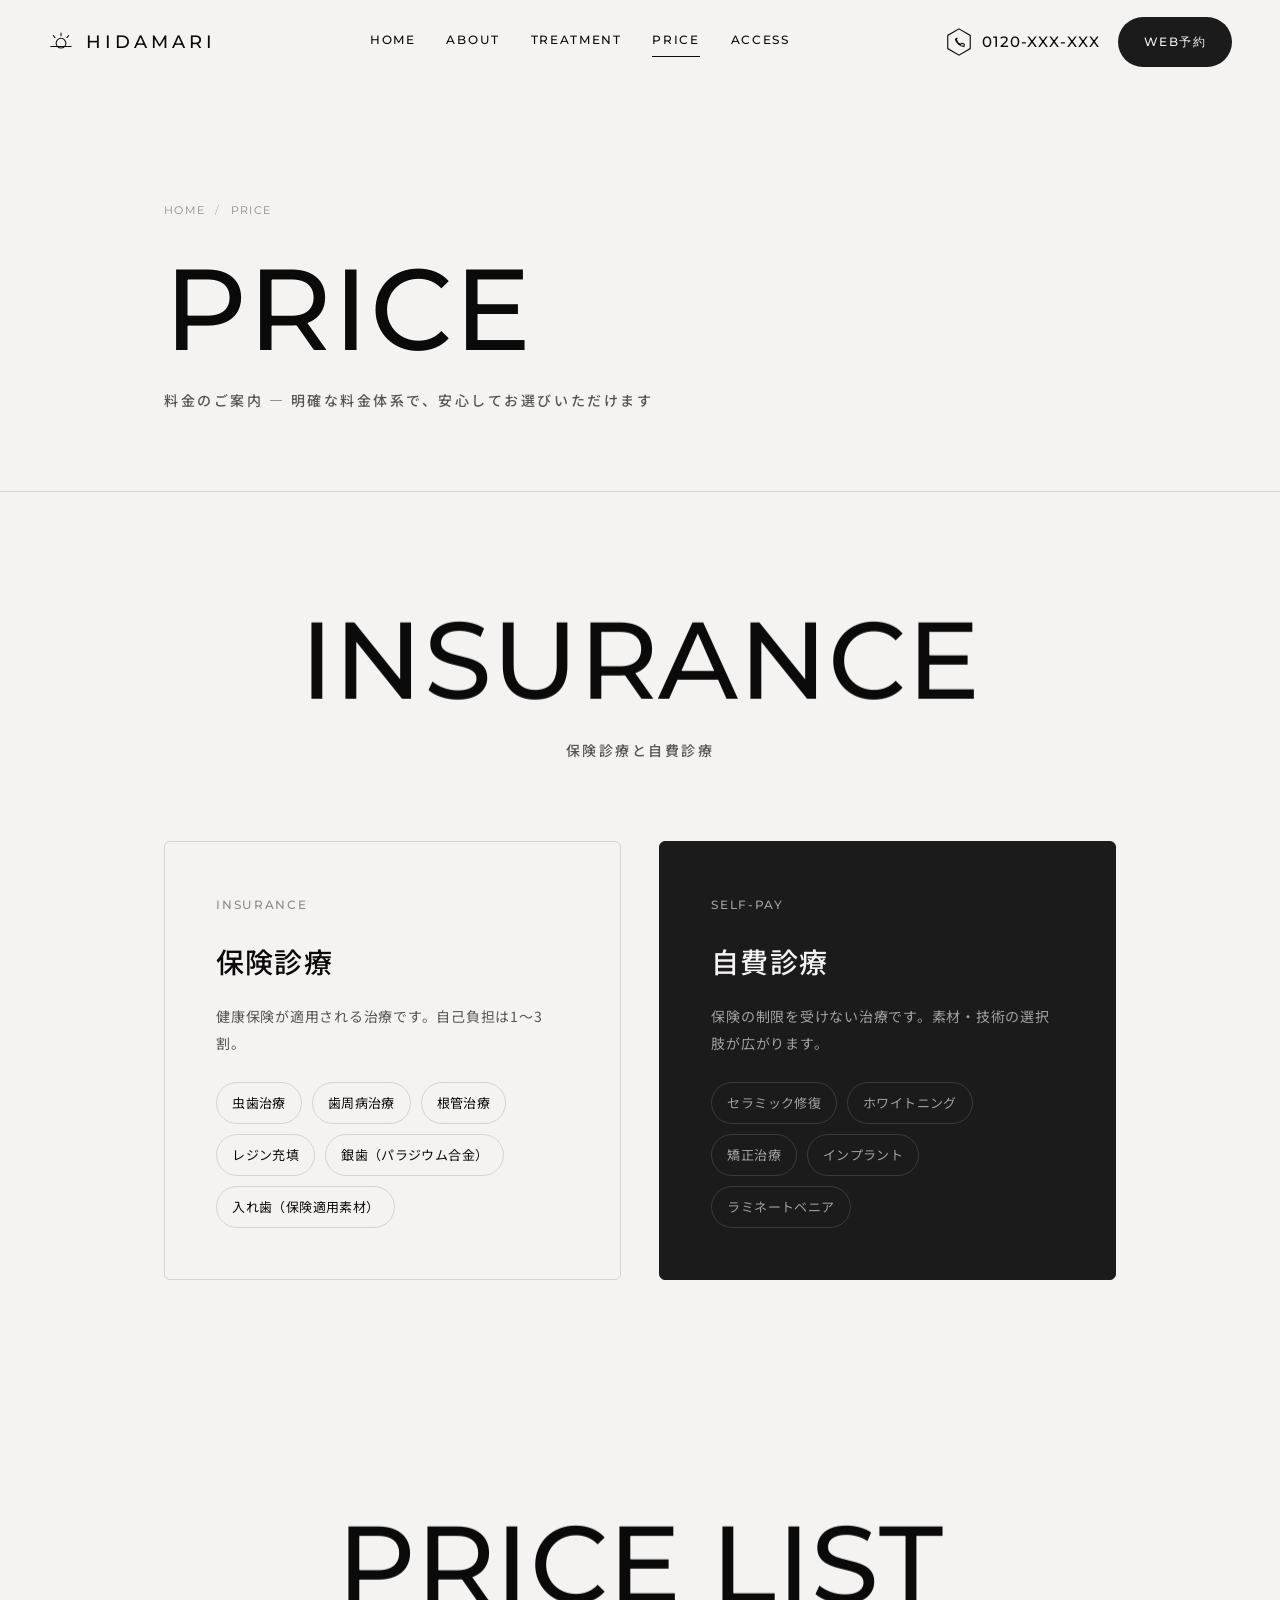
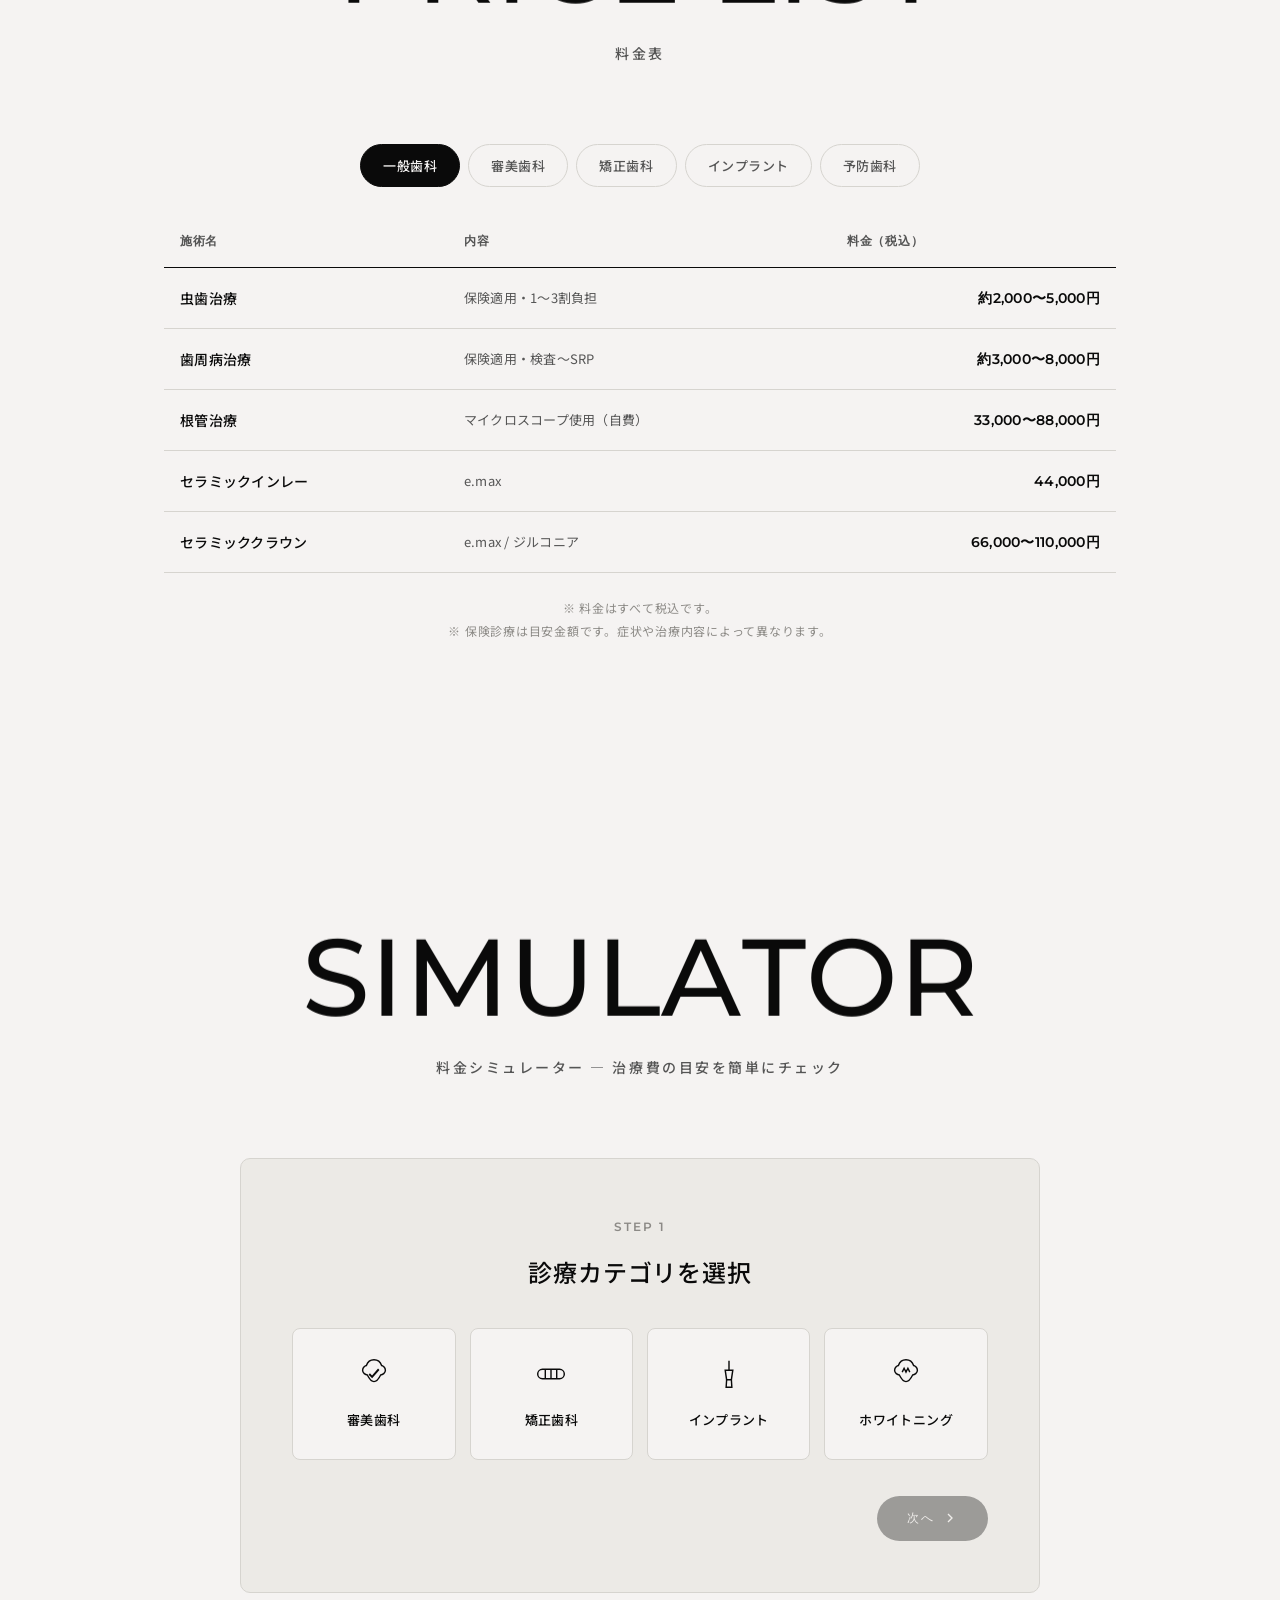
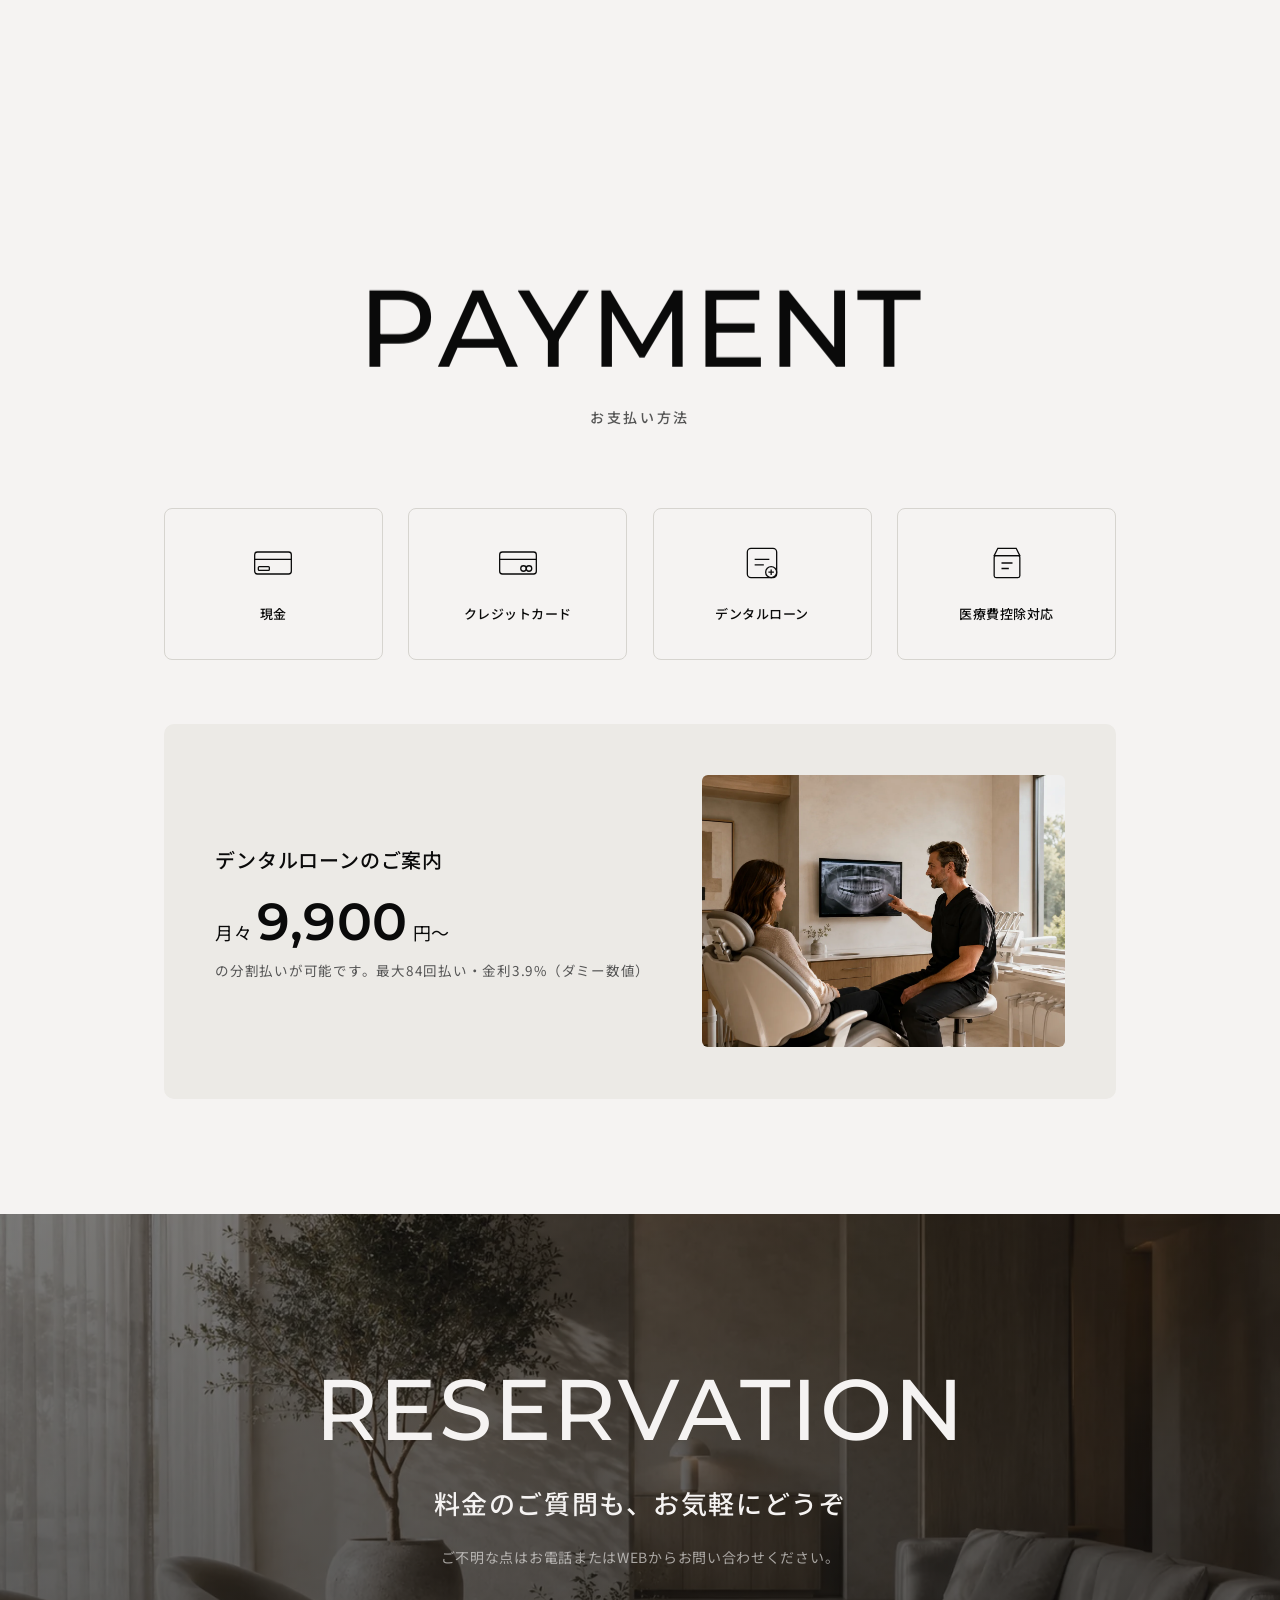
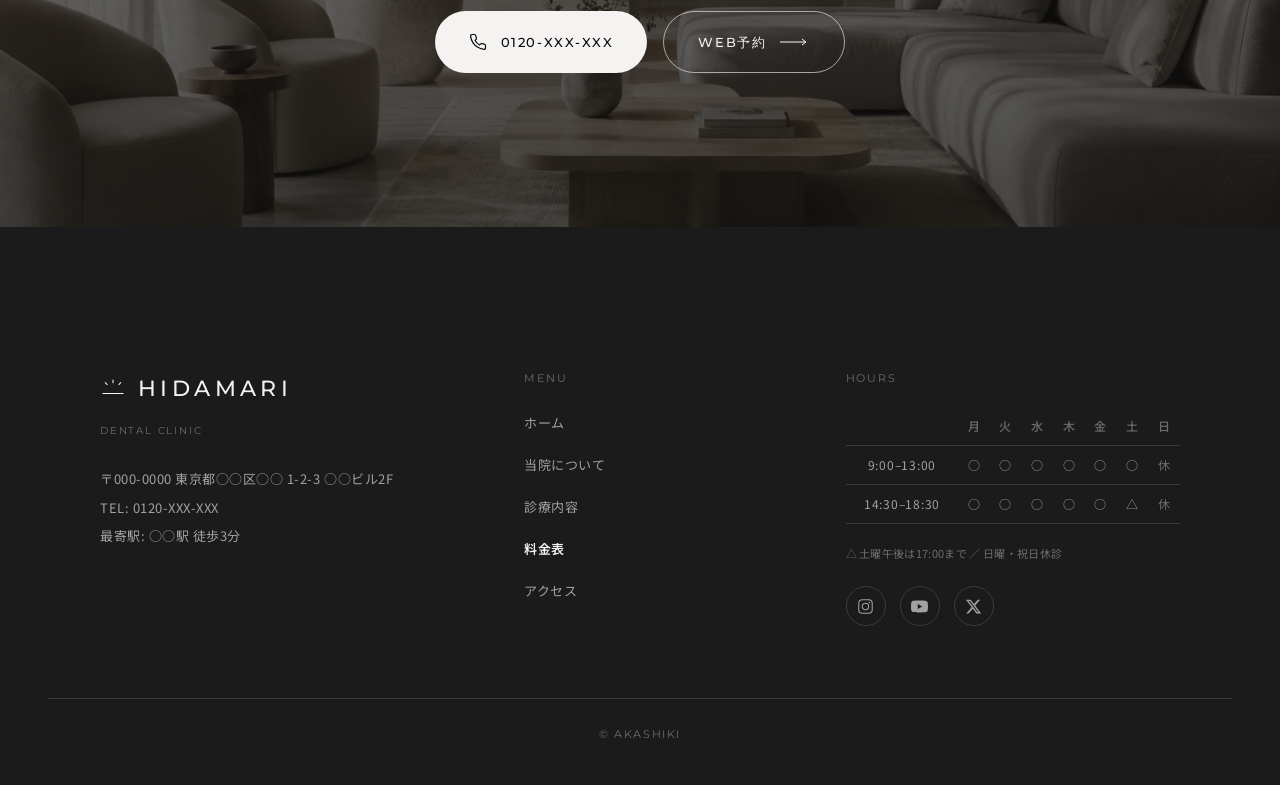
<file: price.html>
<!DOCTYPE html>
<html lang="ja">
<head>
  <meta charset="UTF-8">
  <meta name="viewport" content="width=device-width, initial-scale=1.0, viewport-fit=cover">
  <title>料金のご案内 | 陽だまりデンタルクリニック</title>
  <meta name="description" content="陽だまりデンタルクリニックの料金表ページです。保険診療・自費診療の料金を明確に掲載。料金シミュレーターで治療費の目安を簡単にチェックできます。デンタルローン・クレジットカード対応。">
  <link rel="canonical" href="https://sumiyakaa.github.io/hidamari-dental/price.html">
  <meta property="og:type" content="website">
  <meta property="og:site_name" content="陽だまりデンタルクリニック">
  <meta property="og:locale" content="ja_JP">
  <meta property="og:title" content="料金のご案内 | 陽だまりデンタルクリニック">
  <meta property="og:description" content="保険診療・自費診療の料金を明確に掲載。料金シミュレーターで治療費の目安を簡単にチェックできます。">
  <meta property="og:url" content="https://sumiyakaa.github.io/hidamari-dental/price.html">
  <meta property="og:image" content="https://sumiyakaa.github.io/hidamari-dental/images/hero-fallback.webp">
  <meta name="twitter:card" content="summary_large_image">
  <meta name="twitter:title" content="料金のご案内 | 陽だまりデンタルクリニック">
  <meta name="twitter:description" content="保険診療・自費診療の料金を明確に掲載。料金シミュレーターで治療費の目安をチェック。">
  <meta name="twitter:image" content="https://sumiyakaa.github.io/hidamari-dental/images/hero-fallback.webp">
  <link rel="icon" href="favicon.svg" type="image/svg+xml">
  <link rel="apple-touch-icon" href="apple-touch-icon.png">
  <link rel="manifest" href="site.webmanifest">
  <meta name="theme-color" content="#1B1B1B">
  <link rel="preconnect" href="https://fonts.googleapis.com">
  <link rel="preconnect" href="https://fonts.gstatic.com" crossorigin>
  <link href="https://fonts.googleapis.com/css2?family=Montserrat:wght@300;400;500;600&family=Noto+Sans+JP:wght@400;500;700&display=swap" rel="stylesheet">
  <link rel="stylesheet" href="css/base.css">
  <link rel="stylesheet" href="css/components.css">
  <link rel="stylesheet" href="css/price.css">
  <script src="js/jspdf.umd.min.js" defer></script>
  <script type="application/ld+json">
  {
    "@context": "https://schema.org",
    "@graph": [
      { "@type": ["Organization", "LocalBusiness", "MedicalBusiness"], "@id": "#organization", "name": "陽だまりデンタルクリニック", "alternateName": "HIDAMARI DENTAL CLINIC", "description": "明確な料金体系で安心の歯科治療を提供。保険診療から自費診療まで対応。", "telephone": "0120-XXX-XXX", "address": { "@type": "PostalAddress", "addressLocality": "東京都", "addressCountry": "JP" } },
      { "@type": "FAQPage", "mainEntity": [
        { "@type": "Question", "name": "自費診療と保険診療の違いは何ですか？", "acceptedAnswer": { "@type": "Answer", "text": "保険診療は健康保険が適用され自己負担は1〜3割です。自費診療は保険の制限を受けないため、セラミックやインプラントなど素材・技術の選択肢が広がります。" } },
        { "@type": "Question", "name": "デンタルローンは利用できますか？", "acceptedAnswer": { "@type": "Answer", "text": "はい、月々9,900円からの分割払いが可能です。最大84回払い対応です。" } },
        { "@type": "Question", "name": "料金シミュレーターの結果は正確ですか？", "acceptedAnswer": { "@type": "Answer", "text": "シミュレーターは目安金額です。正確な費用は検査・カウンセリング後にお伝えいたします。" } }
      ] }
    ]
  }
  </script>
</head>
<body>
  <a href="#main" class="skip-link">メインコンテンツへスキップ</a>

  <header class="header">
    <a href="index.html" class="header__logo" aria-label="陽だまりデンタルクリニック">
      <svg class="header__logo-mark" viewBox="0 0 32 32" fill="none" stroke-width="1.3" stroke-linecap="round" aria-hidden="true"><circle cx="16" cy="17.5" r="6"/><path d="M16 5v3.4M6.6 8.1l2.1 2.4M25.4 8.1l-2.1 2.4M3.5 21.5h25"/></svg>
      <span class="header__logo-text">HIDAMARI</span>
    </a>
    <nav class="header__nav" aria-label="グローバルナビ">
      <a href="index.html" class="header__nav-link">Home</a>
      <a href="about.html" class="header__nav-link">About</a>
      <a href="treatment.html" class="header__nav-link">Treatment</a>
      <a href="price.html" class="header__nav-link" aria-current="page">Price</a>
      <a href="access.html" class="header__nav-link">Access</a>
    </nav>
    <div class="header__right">
      <a href="tel:0120-XXX-XXX" class="header__tel" aria-label="電話 0120-XXX-XXX">
        <svg class="header__tel-icon" viewBox="0 0 32 32" fill="none" stroke-width="1.2" aria-hidden="true"><polygon points="16,2 28,9 28,23 16,30 4,23 4,9"/><path d="M13 12.5c.4 2.6 2 4.9 4.5 6.2l1.4-1.4 2.6.9v2.4c-3.9.2-8.3-3.3-9.4-7.6l1.9-1z" stroke-linejoin="round"/></svg>
        0120-XXX-XXX
      </a>
      <a href="#" class="header__reserve-btn">WEB予約</a>
    </div>
    <button class="header__hamburger" aria-label="メニューを開く"><span class="header__hamburger-line"></span><span class="header__hamburger-line"></span><span class="header__hamburger-line"></span></button>
  </header>

  <div class="sp-menu-overlay">
    <a href="index.html" class="sp-menu-overlay__link">Home<span class="sp-menu-overlay__label">トップ</span></a>
    <a href="about.html" class="sp-menu-overlay__link">About<span class="sp-menu-overlay__label">当院について</span></a>
    <a href="treatment.html" class="sp-menu-overlay__link">Treatment<span class="sp-menu-overlay__label">診療内容</span></a>
    <a href="price.html" class="sp-menu-overlay__link" aria-current="page">Price<span class="sp-menu-overlay__label">料金表</span></a>
    <a href="access.html" class="sp-menu-overlay__link">Access<span class="sp-menu-overlay__label">アクセス</span></a>
    <a href="#" class="sp-menu-overlay__reserve">WEB予約</a>
  </div>

  <main id="main">
    <!-- PAGE HEAD -->
    <section class="page-head">
      <div class="page-head__inner">
        <nav class="breadcrumb" aria-label="パンくず"><a href="index.html">Home</a><span>/</span>Price</nav>
        <h1 class="page-head__en reveal-mask"><span>Price</span></h1>
        <span class="page-head__jp">料金のご案内 — 明確な料金体系で、安心してお選びいただけます</span>
      </div>
    </section>

    <!-- 保険 / 自費 -->
    <section class="insurance u-section-sm">
      <div class="u-container">
        <div class="sec-head sec-head--center">
          <span class="sec-en reveal-mask"><span>Insurance</span></span>
          <span class="sec-jp">保険診療と自費診療</span>
        </div>
        <div class="insurance__grid fade-up">
          <div class="insurance-card">
            <span class="caption">Insurance</span>
            <h3 class="insurance-card__title">保険診療</h3>
            <p class="insurance-card__desc">健康保険が適用される治療です。自己負担は1〜3割。</p>
            <ul class="insurance-card__list">
              <li>虫歯治療</li><li>歯周病治療</li><li>根管治療</li><li>レジン充填</li><li>銀歯（パラジウム合金）</li><li>入れ歯（保険適用素材）</li>
            </ul>
          </div>
          <div class="insurance-card insurance-card--premium">
            <span class="caption">Self-pay</span>
            <h3 class="insurance-card__title">自費診療</h3>
            <p class="insurance-card__desc">保険の制限を受けない治療です。素材・技術の選択肢が広がります。</p>
            <ul class="insurance-card__list">
              <li>セラミック修復</li><li>ホワイトニング</li><li>矯正治療</li><li>インプラント</li><li>ラミネートベニア</li>
            </ul>
          </div>
        </div>
      </div>
    </section>

    <!-- 料金表 -->
    <section class="price-list u-section-sm">
      <div class="u-container">
        <div class="sec-head sec-head--center">
          <span class="sec-en reveal-mask"><span>Price List</span></span>
          <span class="sec-jp">料金表</span>
        </div>
        <div class="price-tabs fade-up">
          <div class="price-tabs__nav">
            <button class="price-tabs__tab active" data-tab="general">一般歯科</button>
            <button class="price-tabs__tab" data-tab="cosmetic">審美歯科</button>
            <button class="price-tabs__tab" data-tab="ortho">矯正歯科</button>
            <button class="price-tabs__tab" data-tab="implant">インプラント</button>
            <button class="price-tabs__tab" data-tab="preventive">予防歯科</button>
          </div>
          <div class="price-tabs__panel active" data-panel="general">
            <div class="price-table-wrap"><table class="price-table">
              <thead><tr><th>施術名</th><th>内容</th><th>料金（税込）</th></tr></thead>
              <tbody>
                <tr><td>虫歯治療</td><td>保険適用・1〜3割負担</td><td class="price-amount">約2,000〜5,000円</td></tr>
                <tr><td>歯周病治療</td><td>保険適用・検査〜SRP</td><td class="price-amount">約3,000〜8,000円</td></tr>
                <tr><td>根管治療</td><td>マイクロスコープ使用（自費）</td><td class="price-amount">33,000〜88,000円</td></tr>
                <tr><td>セラミックインレー</td><td>e.max</td><td class="price-amount">44,000円</td></tr>
                <tr><td>セラミッククラウン</td><td>e.max / ジルコニア</td><td class="price-amount">66,000〜110,000円</td></tr>
              </tbody>
            </table></div>
          </div>
          <div class="price-tabs__panel" data-panel="cosmetic">
            <div class="price-table-wrap"><table class="price-table">
              <thead><tr><th>施術名</th><th>内容</th><th>料金（税込）</th></tr></thead>
              <tbody>
                <tr><td>オフィスホワイトニング</td><td>1回</td><td class="price-amount">22,000円</td></tr>
                <tr><td>ホームホワイトニング</td><td>トレー＋ジェル</td><td class="price-amount">27,500円</td></tr>
                <tr><td>デュアルホワイトニング</td><td>オフィス＋ホーム</td><td class="price-amount">44,000円</td></tr>
                <tr><td>ラミネートベニア</td><td>1歯</td><td class="price-amount">88,000円</td></tr>
              </tbody>
            </table></div>
          </div>
          <div class="price-tabs__panel" data-panel="ortho">
            <div class="price-table-wrap"><table class="price-table">
              <thead><tr><th>施術名</th><th>内容</th><th>料金（税込）</th></tr></thead>
              <tbody>
                <tr><td>矯正相談</td><td>初回無料</td><td class="price-amount">0円</td></tr>
                <tr><td>精密検査・診断</td><td>—</td><td class="price-amount">33,000円</td></tr>
                <tr><td>マウスピース矯正（全体）</td><td>インビザライン</td><td class="price-amount">770,000〜990,000円</td></tr>
                <tr><td>マウスピース矯正（軽度）</td><td>インビザライン Go</td><td class="price-amount">440,000〜550,000円</td></tr>
                <tr><td>ワイヤー矯正（表側）</td><td>セラミックブラケット</td><td class="price-amount">660,000〜880,000円</td></tr>
                <tr><td>小児矯正Ⅰ期</td><td>6〜12歳</td><td class="price-amount">330,000〜440,000円</td></tr>
                <tr><td>部分矯正</td><td>前歯のみ</td><td class="price-amount">220,000〜440,000円</td></tr>
              </tbody>
            </table></div>
          </div>
          <div class="price-tabs__panel" data-panel="implant">
            <div class="price-table-wrap"><table class="price-table">
              <thead><tr><th>施術名</th><th>内容</th><th>料金（税込）</th></tr></thead>
              <tbody>
                <tr><td>インプラント相談</td><td>初回無料</td><td class="price-amount">0円</td></tr>
                <tr><td>CT精密検査</td><td>—</td><td class="price-amount">11,000円</td></tr>
                <tr><td>インプラント1本</td><td>上部構造含む</td><td class="price-amount">330,000〜440,000円</td></tr>
                <tr><td>骨造成（GBR）</td><td>必要な場合</td><td class="price-amount">55,000〜110,000円</td></tr>
                <tr><td>ソケットリフト</td><td>上顎臼歯部</td><td class="price-amount">55,000円</td></tr>
              </tbody>
            </table></div>
          </div>
          <div class="price-tabs__panel" data-panel="preventive">
            <div class="price-table-wrap"><table class="price-table">
              <thead><tr><th>施術名</th><th>内容</th><th>料金（税込）</th></tr></thead>
              <tbody>
                <tr><td>定期検診</td><td>保険適用</td><td class="price-amount">約3,000〜4,000円</td></tr>
                <tr><td>PMTC</td><td>自費・60分</td><td class="price-amount">8,800円</td></tr>
                <tr><td>フッ素塗布（お子さま）</td><td>—</td><td class="price-amount">1,100円</td></tr>
                <tr><td>エアフロー</td><td>着色除去</td><td class="price-amount">5,500円</td></tr>
              </tbody>
            </table></div>
          </div>
        </div>
        <div class="price-notes fade-up">
          <p>※ 料金はすべて税込です。</p>
          <p>※ 保険診療は目安金額です。症状や治療内容によって異なります。</p>
        </div>
      </div>
    </section>

    <!-- 料金シミュレーター（ダーク面） -->
    <section class="simulator-section u-section" id="simulator">
      <div class="u-container">
        <div class="sec-head sec-head--center">
          <span class="sec-en reveal-mask"><span>Simulator</span></span>
          <span class="sec-jp">料金シミュレーター — 治療費の目安を簡単にチェック</span>
        </div>

        <div class="simulator fade-up" id="simulatorApp">
          <!-- STEP 1 -->
          <div class="simulator__step active" data-step="1">
            <div class="simulator__step-header"><span class="simulator__step-num">Step 1</span><h3 class="simulator__step-title">診療カテゴリを選択</h3></div>
            <div class="simulator__categories">
              <label class="simulator__category-card">
                <input type="radio" name="category" value="cosmetic">
                <div class="simulator__category-inner"><svg class="simulator__category-icon" viewBox="0 0 40 40" fill="none" stroke="currentColor" stroke-width="1.5"><path d="M20 5c-4 0-7 3-8 6-1 0-4 2-4 5s3 5 5 5c2 4 5 7 7 7s5-3 7-7c2 0 5-2 5-5s-3-5-4-5c-1-3-4-6-8-6z"/><path d="M15 20l3 3 7-8" stroke-width="2"/></svg><span class="simulator__category-name">審美歯科</span></div>
              </label>
              <label class="simulator__category-card">
                <input type="radio" name="category" value="ortho">
                <div class="simulator__category-inner"><svg class="simulator__category-icon" viewBox="0 0 40 40" fill="none" stroke="currentColor" stroke-width="1.5"><rect x="6" y="15" width="28" height="10" rx="5"/><line x1="14" y1="15" x2="14" y2="25"/><line x1="20" y1="15" x2="20" y2="25"/><line x1="26" y1="15" x2="26" y2="25"/></svg><span class="simulator__category-name">矯正歯科</span></div>
              </label>
              <label class="simulator__category-card">
                <input type="radio" name="category" value="implant">
                <div class="simulator__category-inner"><svg class="simulator__category-icon" viewBox="0 0 40 40" fill="none" stroke="currentColor" stroke-width="1.5"><path d="M20 6v10"/><path d="M16 16h8l-1.5 10h-5L16 16z"/><path d="M17.5 26l-.5 8h6l-.5-8"/></svg><span class="simulator__category-name">インプラント</span></div>
              </label>
              <label class="simulator__category-card">
                <input type="radio" name="category" value="whitening">
                <div class="simulator__category-inner"><svg class="simulator__category-icon" viewBox="0 0 40 40" fill="none" stroke="currentColor" stroke-width="1.5"><path d="M20 5c-4 0-7 3-8 6-1 0-4 2-4 5s3 5 5 5c2 4 5 7 7 7s5-3 7-7c2 0 5-2 5-5s-3-5-4-5c-1-3-4-6-8-6z"/><path d="M16 18l2-4 2 4 2-4 2 4" stroke-width="1.5"/></svg><span class="simulator__category-name">ホワイトニング</span></div>
              </label>
            </div>
          </div>

          <!-- STEP 2 -->
          <div class="simulator__step" data-step="2">
            <div class="simulator__step-header"><span class="simulator__step-num">Step 2</span><h3 class="simulator__step-title" id="step2Title">施術部位を選択</h3></div>
            <div class="tooth-map" id="toothMap">
              <p class="tooth-map__label-upper">上顎</p>
              <div class="tooth-map__arch" id="toothMapUpper">
                <svg viewBox="0 0 480 120" class="tooth-map__svg">
                  <path class="tooth-map__gum" d="M21,22 L57,22 L92,24 L124,30 L153,38 L180,48 L205,58 L228,64 L252,64 L275,58 L300,48 L327,38 L356,30 L388,24 L423,22 L459,22"/>
                  <line x1="240" y1="0" x2="240" y2="120" stroke="#B0B0AE" stroke-width="1" stroke-dasharray="4,4" opacity="0.5"/>
                  <g class="tooth-map__tooth" data-tooth="UR8" data-name="右上8番 第三大臼歯"><rect x="4" y="14" width="34" height="60" rx="7"/><text x="21" y="49" text-anchor="middle">8</text></g>
                  <g class="tooth-map__tooth" data-tooth="UR7" data-name="右上7番 第二大臼歯"><rect x="40" y="14" width="34" height="60" rx="7"/><text x="57" y="49" text-anchor="middle">7</text></g>
                  <g class="tooth-map__tooth" data-tooth="UR6" data-name="右上6番 第一大臼歯"><rect x="76" y="16" width="32" height="56" rx="7"/><text x="92" y="49" text-anchor="middle">6</text></g>
                  <g class="tooth-map__tooth" data-tooth="UR5" data-name="右上5番 第二小臼歯"><rect x="110" y="22" width="28" height="50" rx="7"/><text x="124" y="52" text-anchor="middle">5</text></g>
                  <g class="tooth-map__tooth" data-tooth="UR4" data-name="右上4番 第一小臼歯"><rect x="140" y="30" width="26" height="46" rx="7"/><text x="153" y="58" text-anchor="middle">4</text></g>
                  <g class="tooth-map__tooth" data-tooth="UR3" data-name="右上3番 犬歯"><rect x="168" y="40" width="24" height="44" rx="7"/><text x="180" y="67" text-anchor="middle">3</text></g>
                  <g class="tooth-map__tooth" data-tooth="UR2" data-name="右上2番 側切歯"><rect x="194" y="50" width="22" height="42" rx="7"/><text x="205" y="76" text-anchor="middle">2</text></g>
                  <g class="tooth-map__tooth" data-tooth="UR1" data-name="右上1番 中切歯"><rect x="218" y="56" width="20" height="40" rx="6"/><text x="228" y="81" text-anchor="middle">1</text></g>
                  <g class="tooth-map__tooth" data-tooth="UL1" data-name="左上1番 中切歯"><rect x="242" y="56" width="20" height="40" rx="6"/><text x="252" y="81" text-anchor="middle">1</text></g>
                  <g class="tooth-map__tooth" data-tooth="UL2" data-name="左上2番 側切歯"><rect x="264" y="50" width="22" height="42" rx="7"/><text x="275" y="76" text-anchor="middle">2</text></g>
                  <g class="tooth-map__tooth" data-tooth="UL3" data-name="左上3番 犬歯"><rect x="288" y="40" width="24" height="44" rx="7"/><text x="300" y="67" text-anchor="middle">3</text></g>
                  <g class="tooth-map__tooth" data-tooth="UL4" data-name="左上4番 第一小臼歯"><rect x="314" y="30" width="26" height="46" rx="7"/><text x="327" y="58" text-anchor="middle">4</text></g>
                  <g class="tooth-map__tooth" data-tooth="UL5" data-name="左上5番 第二小臼歯"><rect x="342" y="22" width="28" height="50" rx="7"/><text x="356" y="52" text-anchor="middle">5</text></g>
                  <g class="tooth-map__tooth" data-tooth="UL6" data-name="左上6番 第一大臼歯"><rect x="372" y="16" width="32" height="56" rx="7"/><text x="388" y="49" text-anchor="middle">6</text></g>
                  <g class="tooth-map__tooth" data-tooth="UL7" data-name="左上7番 第二大臼歯"><rect x="406" y="14" width="34" height="60" rx="7"/><text x="423" y="49" text-anchor="middle">7</text></g>
                  <g class="tooth-map__tooth" data-tooth="UL8" data-name="左上8番 第三大臼歯"><rect x="442" y="14" width="34" height="60" rx="7"/><text x="459" y="49" text-anchor="middle">8</text></g>
                  <text x="58" y="116" class="tooth-map__side-label" text-anchor="middle">奥歯（右上）</text>
                  <text x="240" y="116" class="tooth-map__region" text-anchor="middle">前歯</text>
                  <text x="422" y="116" class="tooth-map__side-label" text-anchor="middle">奥歯（左上）</text>
                </svg>
              </div>
              <p class="tooth-map__label-lower">下顎</p>
              <div class="tooth-map__arch" id="toothMapLower">
                <svg viewBox="0 0 480 120" class="tooth-map__svg">
                  <path class="tooth-map__gum" d="M21,100 L57,100 L92,98 L124,92 L153,84 L180,74 L205,64 L228,58 L252,58 L275,64 L300,74 L327,84 L356,92 L388,98 L423,100 L459,100"/>
                  <line x1="240" y1="0" x2="240" y2="120" stroke="#B0B0AE" stroke-width="1" stroke-dasharray="4,4" opacity="0.5"/>
                  <g class="tooth-map__tooth" data-tooth="LR8" data-name="右下8番 第三大臼歯"><rect x="4" y="46" width="34" height="60" rx="7"/><text x="21" y="81" text-anchor="middle">8</text></g>
                  <g class="tooth-map__tooth" data-tooth="LR7" data-name="右下7番 第二大臼歯"><rect x="40" y="46" width="34" height="60" rx="7"/><text x="57" y="81" text-anchor="middle">7</text></g>
                  <g class="tooth-map__tooth" data-tooth="LR6" data-name="右下6番 第一大臼歯"><rect x="76" y="48" width="32" height="56" rx="7"/><text x="92" y="81" text-anchor="middle">6</text></g>
                  <g class="tooth-map__tooth" data-tooth="LR5" data-name="右下5番 第二小臼歯"><rect x="110" y="48" width="28" height="50" rx="7"/><text x="124" y="78" text-anchor="middle">5</text></g>
                  <g class="tooth-map__tooth" data-tooth="LR4" data-name="右下4番 第一小臼歯"><rect x="140" y="44" width="26" height="46" rx="7"/><text x="153" y="72" text-anchor="middle">4</text></g>
                  <g class="tooth-map__tooth" data-tooth="LR3" data-name="右下3番 犬歯"><rect x="168" y="36" width="24" height="44" rx="7"/><text x="180" y="63" text-anchor="middle">3</text></g>
                  <g class="tooth-map__tooth" data-tooth="LR2" data-name="右下2番 側切歯"><rect x="194" y="28" width="22" height="42" rx="7"/><text x="205" y="54" text-anchor="middle">2</text></g>
                  <g class="tooth-map__tooth" data-tooth="LR1" data-name="右下1番 中切歯"><rect x="218" y="24" width="20" height="40" rx="6"/><text x="228" y="49" text-anchor="middle">1</text></g>
                  <g class="tooth-map__tooth" data-tooth="LL1" data-name="左下1番 中切歯"><rect x="242" y="24" width="20" height="40" rx="6"/><text x="252" y="49" text-anchor="middle">1</text></g>
                  <g class="tooth-map__tooth" data-tooth="LL2" data-name="左下2番 側切歯"><rect x="264" y="28" width="22" height="42" rx="7"/><text x="275" y="54" text-anchor="middle">2</text></g>
                  <g class="tooth-map__tooth" data-tooth="LL3" data-name="左下3番 犬歯"><rect x="288" y="36" width="24" height="44" rx="7"/><text x="300" y="63" text-anchor="middle">3</text></g>
                  <g class="tooth-map__tooth" data-tooth="LL4" data-name="左下4番 第一小臼歯"><rect x="314" y="44" width="26" height="46" rx="7"/><text x="327" y="72" text-anchor="middle">4</text></g>
                  <g class="tooth-map__tooth" data-tooth="LL5" data-name="左下5番 第二小臼歯"><rect x="342" y="48" width="28" height="50" rx="7"/><text x="356" y="78" text-anchor="middle">5</text></g>
                  <g class="tooth-map__tooth" data-tooth="LL6" data-name="左下6番 第一大臼歯"><rect x="372" y="48" width="32" height="56" rx="7"/><text x="388" y="81" text-anchor="middle">6</text></g>
                  <g class="tooth-map__tooth" data-tooth="LL7" data-name="左下7番 第二大臼歯"><rect x="406" y="46" width="34" height="60" rx="7"/><text x="423" y="81" text-anchor="middle">7</text></g>
                  <g class="tooth-map__tooth" data-tooth="LL8" data-name="左下8番 第三大臼歯"><rect x="442" y="46" width="34" height="60" rx="7"/><text x="459" y="81" text-anchor="middle">8</text></g>
                  <text x="58" y="14" class="tooth-map__side-label" text-anchor="middle">奥歯（右下）</text>
                  <text x="240" y="14" class="tooth-map__region" text-anchor="middle">前歯</text>
                  <text x="422" y="14" class="tooth-map__side-label" text-anchor="middle">奥歯（左下）</text>
                </svg>
              </div>
              <p class="tooth-map__count">選択した歯: <span id="toothCount">0</span>本</p>
              <div class="tooth-map__tooltip" id="toothTooltip"></div>
            </div>

            <div class="simulator__ortho-menu" id="orthoMenu" style="display:none;">
              <div class="simulator__radio-group">
                <label class="simulator__radio-card"><input type="radio" name="orthoType" value="invisalign-full"><div class="simulator__radio-inner"><span class="simulator__radio-name">マウスピース矯正（全体）</span><span class="simulator__radio-price">770,000〜990,000円</span></div></label>
                <label class="simulator__radio-card"><input type="radio" name="orthoType" value="invisalign-lite"><div class="simulator__radio-inner"><span class="simulator__radio-name">マウスピース矯正（軽度）</span><span class="simulator__radio-price">440,000〜550,000円</span></div></label>
                <label class="simulator__radio-card"><input type="radio" name="orthoType" value="wire"><div class="simulator__radio-inner"><span class="simulator__radio-name">ワイヤー矯正（表側）</span><span class="simulator__radio-price">660,000〜880,000円</span></div></label>
                <label class="simulator__radio-card"><input type="radio" name="orthoType" value="child"><div class="simulator__radio-inner"><span class="simulator__radio-name">小児矯正Ⅰ期</span><span class="simulator__radio-price">330,000〜440,000円</span></div></label>
                <label class="simulator__radio-card"><input type="radio" name="orthoType" value="partial"><div class="simulator__radio-inner"><span class="simulator__radio-name">部分矯正</span><span class="simulator__radio-price">220,000〜440,000円</span></div></label>
              </div>
            </div>

            <div class="simulator__whitening-menu" id="whiteningMenu" style="display:none;">
              <div class="simulator__radio-group">
                <label class="simulator__radio-card"><input type="radio" name="whiteningType" value="office"><div class="simulator__radio-inner"><span class="simulator__radio-name">オフィスホワイトニング</span><span class="simulator__radio-price">22,000円</span></div></label>
                <label class="simulator__radio-card"><input type="radio" name="whiteningType" value="home"><div class="simulator__radio-inner"><span class="simulator__radio-name">ホームホワイトニング</span><span class="simulator__radio-price">27,500円</span></div></label>
                <label class="simulator__radio-card"><input type="radio" name="whiteningType" value="dual"><div class="simulator__radio-inner"><span class="simulator__radio-name">デュアルホワイトニング</span><span class="simulator__radio-price">44,000円</span></div></label>
              </div>
            </div>
          </div>

          <!-- STEP 3 -->
          <div class="simulator__step" data-step="3">
            <div class="simulator__step-header"><span class="simulator__step-num">Step 3</span><h3 class="simulator__step-title" id="step3Title">素材を選択</h3></div>
            <div class="simulator__material-menu" id="cosmeticMaterial" style="display:none;">
              <div class="simulator__radio-group">
                <label class="simulator__radio-card"><input type="radio" name="material" value="emax-inlay"><div class="simulator__radio-inner"><span class="simulator__radio-name">e.max セラミックインレー</span><span class="simulator__radio-price">44,000円 / 歯</span></div></label>
                <label class="simulator__radio-card"><input type="radio" name="material" value="emax-crown"><div class="simulator__radio-inner"><span class="simulator__radio-name">e.max セラミッククラウン</span><span class="simulator__radio-price">66,000円 / 歯</span></div></label>
                <label class="simulator__radio-card"><input type="radio" name="material" value="zirconia"><div class="simulator__radio-inner"><span class="simulator__radio-name">ジルコニアセラミック</span><span class="simulator__radio-price">88,000円 / 歯</span></div></label>
                <label class="simulator__radio-card"><input type="radio" name="material" value="veneer"><div class="simulator__radio-inner"><span class="simulator__radio-name">ラミネートベニア</span><span class="simulator__radio-price">88,000円 / 歯</span></div></label>
              </div>
            </div>
            <div class="simulator__implant-options" id="implantOptions" style="display:none;">
              <p class="simulator__option-lead">選択した歯の本数: <strong id="implantToothCount">0</strong>本</p>
              <p class="simulator__option-lead">インプラント1本あたり: <strong>330,000〜440,000円</strong>（中央値 385,000円で計算）</p>
              <div class="simulator__checkbox-group">
                <label class="simulator__checkbox-card"><input type="checkbox" name="gbr" value="gbr"><div class="simulator__checkbox-inner"><span class="simulator__checkbox-name">骨造成（GBR）が必要</span><span class="simulator__checkbox-price">+82,500円 / 本</span></div></label>
                <label class="simulator__checkbox-card"><input type="checkbox" name="sinuslift" value="sinuslift"><div class="simulator__checkbox-inner"><span class="simulator__checkbox-name">ソケットリフトが必要</span><span class="simulator__checkbox-price">+55,000円 / 本</span></div></label>
              </div>
            </div>
          </div>

          <!-- STEP 4 -->
          <div class="simulator__step" data-step="4">
            <div class="simulator__step-header"><span class="simulator__step-num">Result</span><h3 class="simulator__step-title">お見積り結果</h3></div>
            <div class="estimate-result" id="estimateResult">
              <div class="estimate-result__details">
                <div class="estimate-result__row"><span class="estimate-result__label">カテゴリ</span><span class="estimate-result__value" id="resultCategory">—</span></div>
                <div class="estimate-result__row"><span class="estimate-result__label">施術内容</span><span class="estimate-result__value" id="resultDetail">—</span></div>
                <div class="estimate-result__row"><span class="estimate-result__label">対象</span><span class="estimate-result__value" id="resultTarget">—</span></div>
                <div class="estimate-result__row"><span class="estimate-result__label">数量</span><span class="estimate-result__value" id="resultQuantity">—</span></div>
              </div>
              <div class="estimate-result__total">
                <span class="estimate-result__total-label">概算合計</span>
                <span class="estimate-result__total-amount" id="resultTotal">¥0</span>
                <span class="estimate-result__total-tax">（税込）</span>
              </div>
              <div class="estimate-result__actions">
                <button class="estimate-result__btn-pdf" id="btnPdf"><svg width="18" height="18" viewBox="0 0 24 24" fill="none" stroke="currentColor" stroke-width="1.6"><path d="M14 2H6a2 2 0 00-2 2v16a2 2 0 002 2h12a2 2 0 002-2V8z"/><polyline points="14 2 14 8 20 8"/><line x1="16" y1="13" x2="8" y2="13"/><line x1="16" y1="17" x2="8" y2="17"/><polyline points="10 9 9 9 8 9"/></svg>PDF出力</button>
                <button class="estimate-result__btn-retry" id="btnRetry">もう一度シミュレート</button>
              </div>
              <p class="estimate-result__note">※ 本シミュレーションは目安です。正確な費用は検査後にお伝えします。</p>
            </div>
          </div>

          <div class="simulator__nav">
            <button class="simulator__nav-btn simulator__nav-btn--prev" id="btnPrev" style="display:none;"><svg width="16" height="16" viewBox="0 0 24 24" fill="none" stroke="currentColor" stroke-width="2"><polyline points="15 18 9 12 15 6"/></svg>戻る</button>
            <button class="simulator__nav-btn simulator__nav-btn--next" id="btnNext" disabled>次へ<svg width="16" height="16" viewBox="0 0 24 24" fill="none" stroke="currentColor" stroke-width="2"><polyline points="9 18 15 12 9 6"/></svg></button>
          </div>
        </div>
      </div>
    </section>

    <!-- お支払い方法 -->
    <section class="payment u-section-sm">
      <div class="u-container">
        <div class="sec-head sec-head--center">
          <span class="sec-en reveal-mask"><span>Payment</span></span>
          <span class="sec-jp">お支払い方法</span>
        </div>
        <div class="payment__methods fade-up">
          <div class="payment-method"><span class="payment-method__icon"><svg viewBox="0 0 48 48" fill="none" stroke="currentColor" stroke-width="1.4"><rect x="4" y="12" width="40" height="24" rx="3"/><path d="M4 20h40"/><rect x="8" y="28" width="12" height="4" rx="1"/></svg></span><span class="payment-method__name">現金</span></div>
          <div class="payment-method"><span class="payment-method__icon"><svg viewBox="0 0 48 48" fill="none" stroke="currentColor" stroke-width="1.4"><rect x="4" y="12" width="40" height="24" rx="3"/><path d="M4 20h40"/><circle cx="36" cy="30" r="3"/><circle cx="30" cy="30" r="3"/></svg></span><span class="payment-method__name">クレジットカード</span></div>
          <div class="payment-method"><span class="payment-method__icon"><svg viewBox="0 0 48 48" fill="none" stroke="currentColor" stroke-width="1.4"><rect x="8" y="8" width="32" height="32" rx="4"/><path d="M16 20h16M16 26h10"/><circle cx="34" cy="34" r="6"/><path d="M34 31v6M31 34h6"/></svg></span><span class="payment-method__name">デンタルローン</span></div>
          <div class="payment-method"><span class="payment-method__icon"><svg viewBox="0 0 48 48" fill="none" stroke="currentColor" stroke-width="1.4"><path d="M14 8h20l4 8H10l4-8z"/><rect x="10" y="16" width="28" height="24" rx="2"/><path d="M18 24h12M18 30h8"/></svg></span><span class="payment-method__name">医療費控除対応</span></div>
        </div>
        <div class="payment-loan fade-up">
          <div class="payment-loan__content">
            <h3 class="payment-loan__title">デンタルローンのご案内</h3>
            <p class="payment-loan__amount">月々 <span class="num-en">9,900</span> 円〜</p>
            <p class="payment-loan__desc">の分割払いが可能です。最大84回払い・金利3.9%（ダミー数値）</p>
          </div>
          <figure class="payment-loan__image"><img src="images/treatment-2.webp" alt="カウンセリング風景" loading="lazy"></figure>
        </div>
      </div>
    </section>

    <!-- CTA -->
    <section class="cta-block js-dark-section">
      <img src="images/interior-2.webp" alt="" class="cta-block__bg" loading="lazy">
      <div class="cta-block__overlay"></div>
      <div class="cta-block__content">
        <p class="cta-block__en">Reservation</p>
        <h2 class="cta-block__heading">料金のご質問も、お気軽にどうぞ</h2>
        <p class="cta-block__sub">ご不明な点はお電話またはWEBからお問い合わせください。</p>
        <div class="cta-block__buttons">
          <a href="tel:0120-XXX-XXX" class="btn btn--light"><svg width="18" height="18" viewBox="0 0 24 24" fill="none" stroke="currentColor" stroke-width="1.6" stroke-linecap="round" stroke-linejoin="round"><path d="M22 16.9v3a2 2 0 01-2.2 2 19.8 19.8 0 01-8.6-3.1 19.5 19.5 0 01-6-6A19.8 19.8 0 012.1 4.2 2 2 0 014.1 2h3a2 2 0 012 1.7c.1 1 .4 1.9.7 2.8a2 2 0 01-.5 2.1L8.1 9.9a16 16 0 006 6l1.3-1.3a2 2 0 012.1-.4c.9.3 1.8.6 2.8.7a2 2 0 011.7 2z"/></svg>0120-XXX-XXX</a>
          <a href="#" class="btn btn--outline">Web予約<svg class="btn__arrow" viewBox="0 0 30 8" fill="none" stroke="currentColor" stroke-width="1"><path d="M0 4h26M22 1l4 3-4 3"/></svg></a>
        </div>
      </div>
    </section>
  </main>

  <footer class="footer">
    <div class="footer__inner">
      <div class="footer__brand">
        <p class="footer__brand-logo"><svg viewBox="0 0 32 32" fill="none" stroke-width="1.3" stroke-linecap="round" aria-hidden="true"><circle cx="16" cy="17.5" r="6"/><path d="M16 5v3.4M6.6 8.1l2.1 2.4M25.4 8.1l-2.1 2.4M3.5 21.5h25"/></svg>HIDAMARI</p>
        <p class="footer__brand-sub">Dental Clinic</p>
        <p class="footer__info-item">〒000-0000 東京都○○区○○ 1-2-3 ○○ビル2F</p>
        <p class="footer__info-item">TEL: 0120-XXX-XXX</p>
        <p class="footer__info-item">最寄駅: ○○駅 徒歩3分</p>
      </div>
      <div class="footer__nav">
        <p class="footer__nav-title">Menu</p>
        <ul class="footer__nav-list">
          <li><a href="index.html" class="footer__nav-link">ホーム</a></li>
          <li><a href="about.html" class="footer__nav-link">当院について</a></li>
          <li><a href="treatment.html" class="footer__nav-link">診療内容</a></li>
          <li><a href="price.html" class="footer__nav-link" aria-current="page">料金表</a></li>
          <li><a href="access.html" class="footer__nav-link">アクセス</a></li>
        </ul>
      </div>
      <div class="footer__schedule">
        <p class="footer__nav-title">Hours</p>
        <table class="footer__schedule-table">
          <thead><tr><th></th><th>月</th><th>火</th><th>水</th><th>木</th><th>金</th><th>土</th><th>日</th></tr></thead>
          <tbody>
            <tr><td>9:00–13:00</td><td>○</td><td>○</td><td>○</td><td>○</td><td>○</td><td>○</td><td class="closed">休</td></tr>
            <tr><td>14:30–18:30</td><td>○</td><td>○</td><td>○</td><td>○</td><td>○</td><td>△</td><td class="closed">休</td></tr>
          </tbody>
        </table>
        <p class="footer__schedule-note">△ 土曜午後は17:00まで ／ 日曜・祝日休診</p>
        <div class="footer__sns">
          <a href="#" class="footer__sns-link" aria-label="Instagram"><svg class="footer__sns-icon" viewBox="0 0 24 24" fill="none" stroke="currentColor" stroke-width="1.5"><rect x="2.5" y="2.5" width="19" height="19" rx="5"/><circle cx="12" cy="12" r="4.5"/><circle cx="17.6" cy="6.4" r="1.1" fill="currentColor" stroke="none"/></svg></a>
          <a href="#" class="footer__sns-link" aria-label="YouTube"><svg class="footer__sns-icon" viewBox="0 0 24 24" fill="currentColor"><path d="M23.5 6.2a3 3 0 00-2.1-2.1C19.5 3.5 12 3.5 12 3.5s-7.5 0-9.4.5A3 3 0 00.5 6.2C0 8.1 0 12 0 12s0 3.9.5 5.8a3 3 0 002.1 2.1c1.9.6 9.4.6 9.4.6s7.5 0 9.4-.6a3 3 0 002.1-2.1C24 15.9 24 12 24 12s0-3.9-.5-5.8zM9.5 15.6V8.4l6.3 3.6-6.3 3.6z"/></svg></a>
          <a href="#" class="footer__sns-link" aria-label="X"><svg class="footer__sns-icon" viewBox="0 0 24 24" fill="currentColor"><path d="M18.2 2.3h3.3l-7.2 8.3 8.5 11.2H16.2l-5.2-6.8L5 21.8H1.7l7.7-8.8L1.3 2.3H8l4.7 6.2zm-1.2 17.5h1.8L7.1 4.1H5.1z"/></svg></a>
        </div>
      </div>
    </div>
    <div class="footer__bottom"><p class="footer__copyright">&copy; AKASHIKI</p></div>
  </footer>

  <div class="sp-cta-bar">
    <a href="tel:0120-XXX-XXX" class="sp-cta-bar__btn sp-cta-bar__btn--tel"><svg class="sp-cta-bar__icon" viewBox="0 0 24 24" fill="none" stroke="currentColor" stroke-width="1.8" stroke-linecap="round" stroke-linejoin="round"><path d="M22 16.9v3a2 2 0 01-2.2 2 19.8 19.8 0 01-8.6-3.1 19.5 19.5 0 01-6-6A19.8 19.8 0 012.1 4.2 2 2 0 014.1 2h3a2 2 0 012 1.7c.1 1 .4 1.9.7 2.8a2 2 0 01-.5 2.1L8.1 9.9a16 16 0 006 6l1.3-1.3a2 2 0 012.1-.4c.9.3 1.8.6 2.8.7a2 2 0 011.7 2z"/></svg>電話予約</a>
    <a href="#" class="sp-cta-bar__btn sp-cta-bar__btn--reserve"><svg class="sp-cta-bar__icon" viewBox="0 0 24 24" fill="none" stroke="currentColor" stroke-width="1.8" stroke-linecap="round" stroke-linejoin="round"><rect x="3" y="4" width="18" height="18" rx="2"/><line x1="16" y1="2" x2="16" y2="6"/><line x1="8" y1="2" x2="8" y2="6"/><line x1="3" y1="10" x2="21" y2="10"/></svg>WEB予約</a>
  </div>

  <script src="js/lenis.min.js"></script>
  <script src="js/common.js"></script>
  <script src="js/jp-font.js"></script>
  <script src="js/simulator.js"></script>
</body>
</html>
</file>
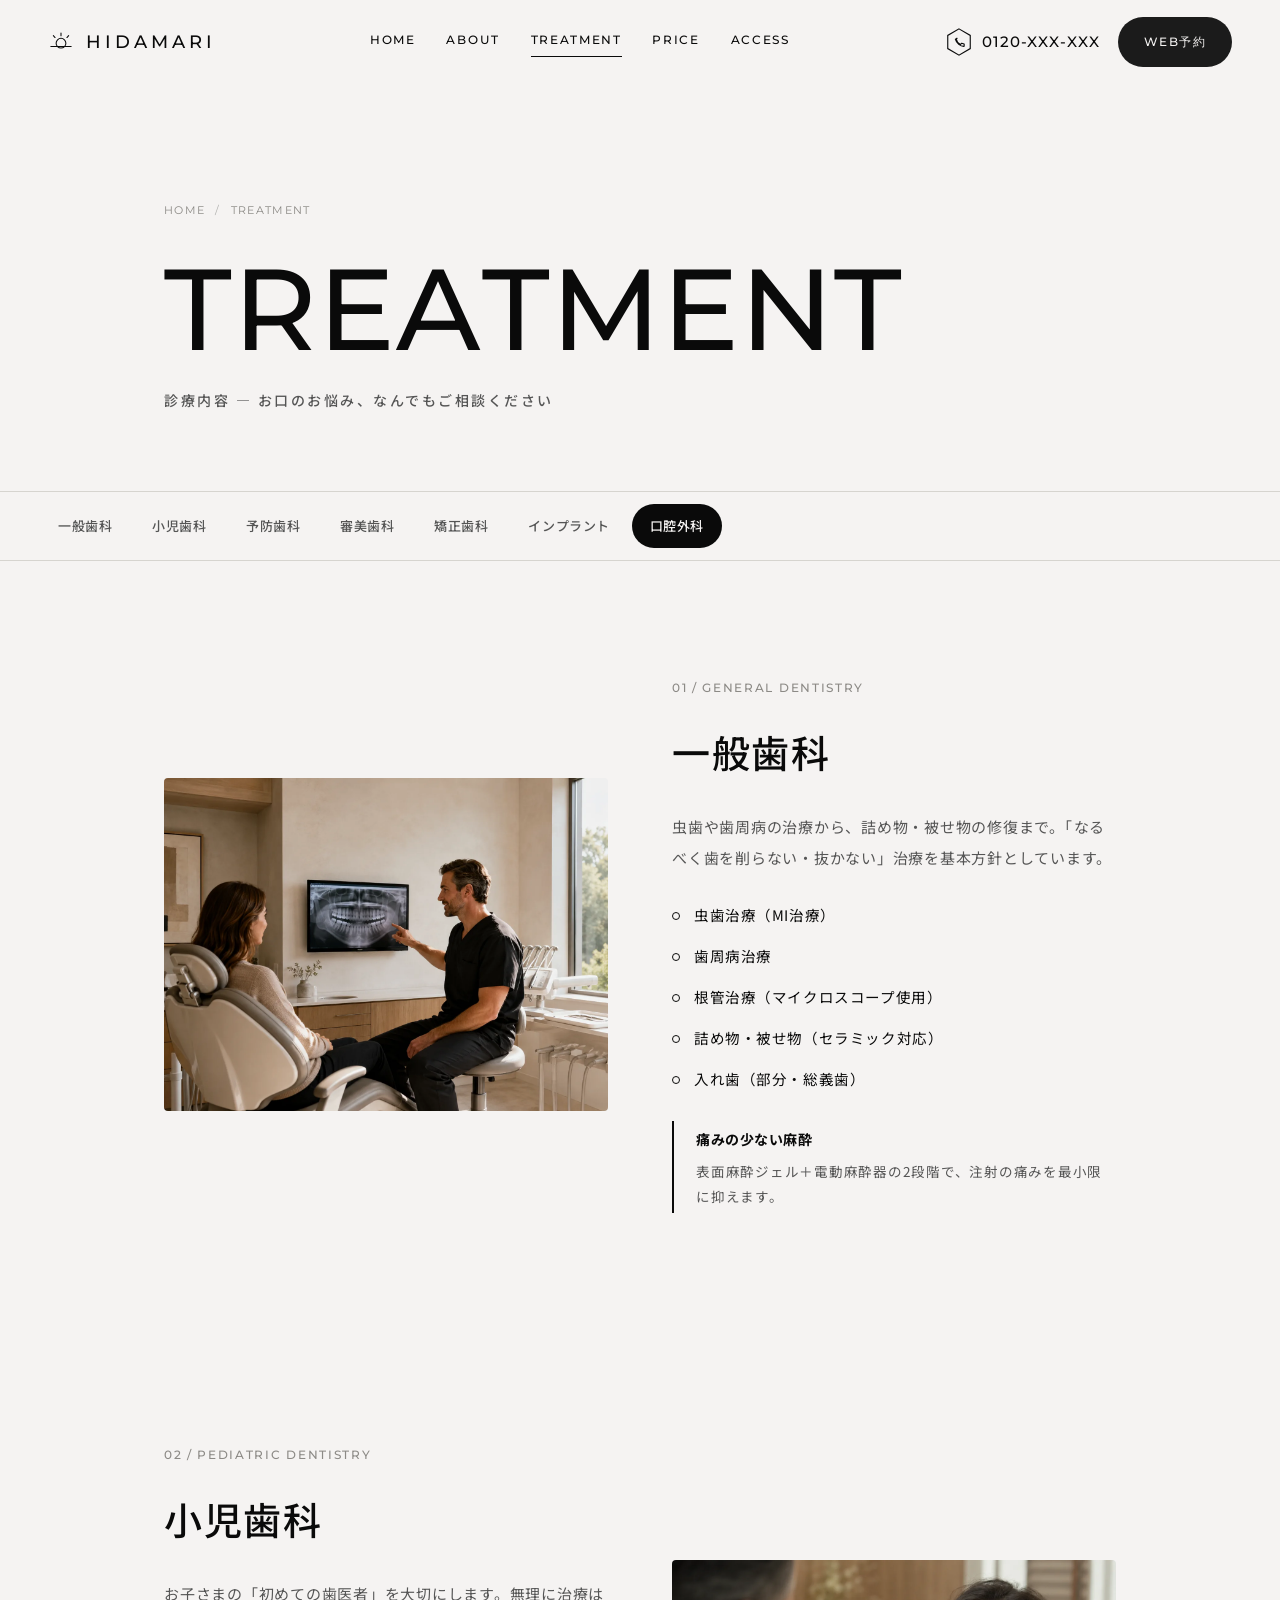
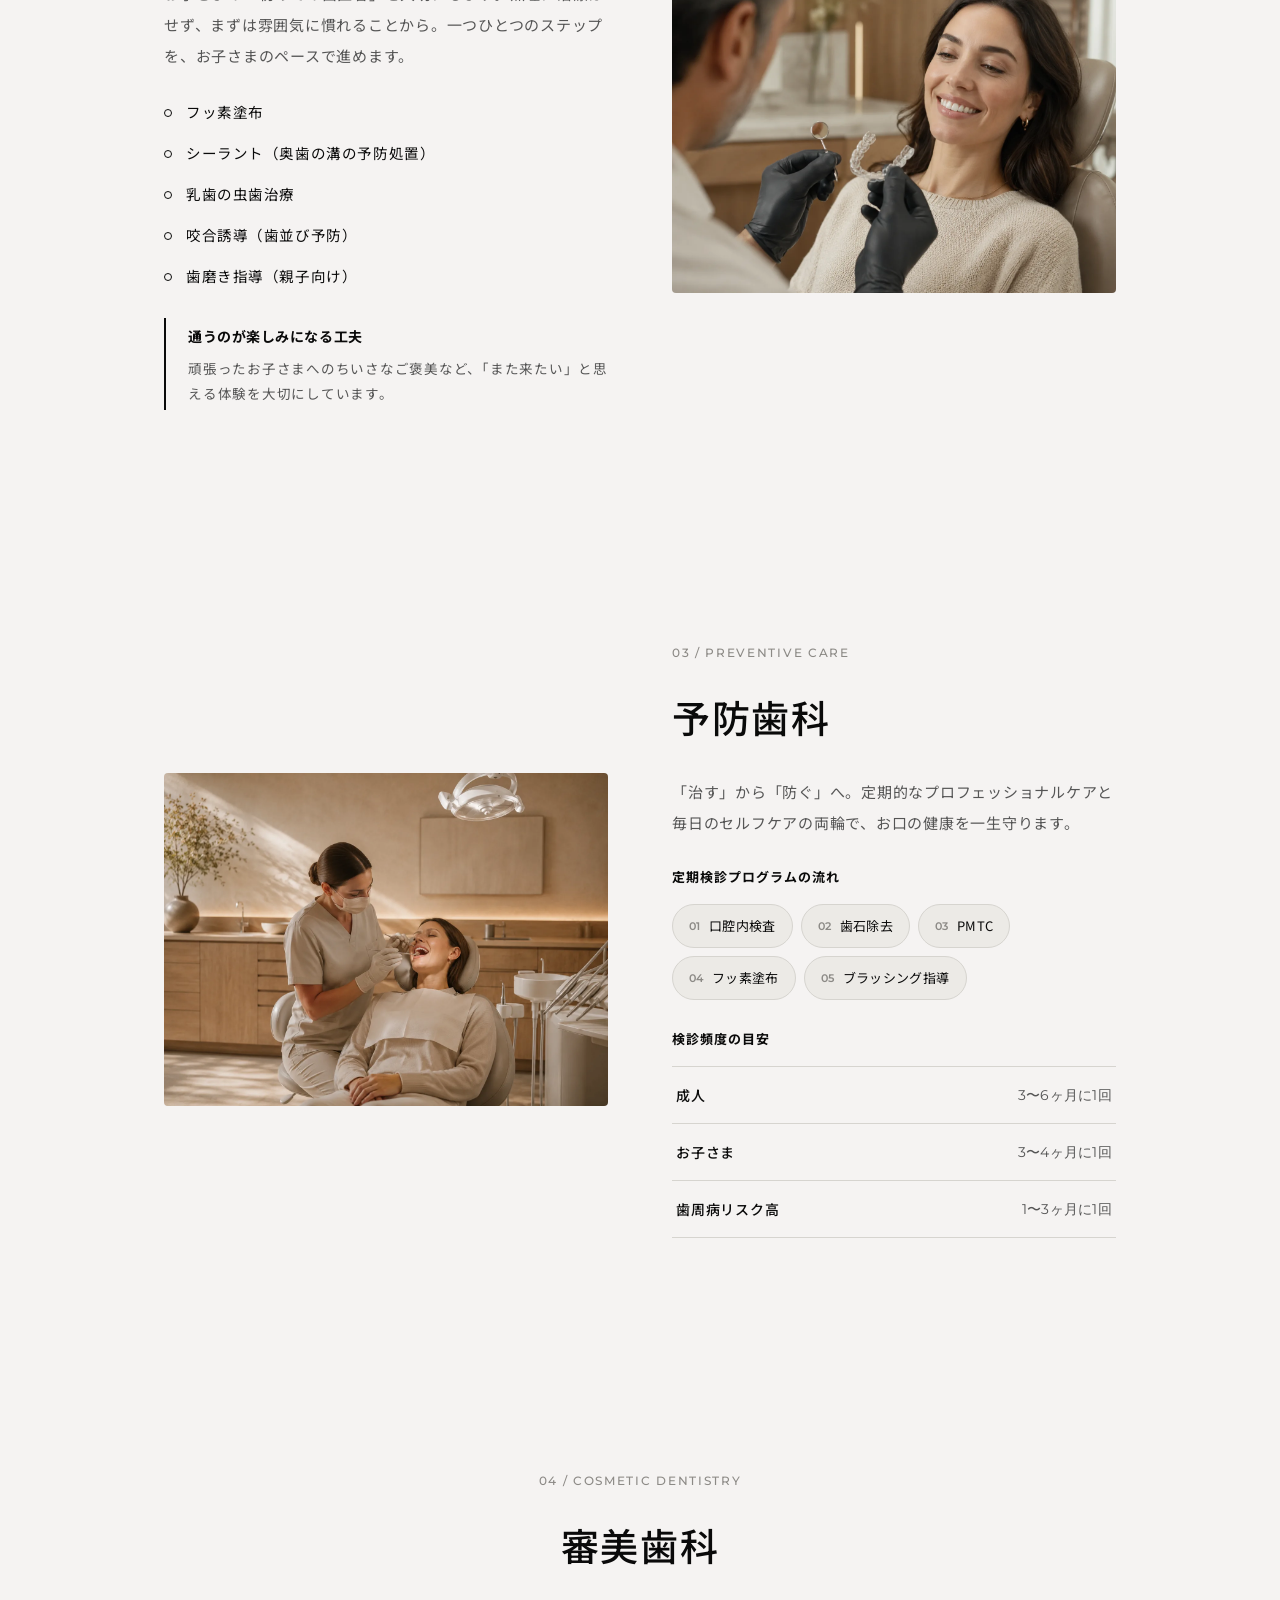
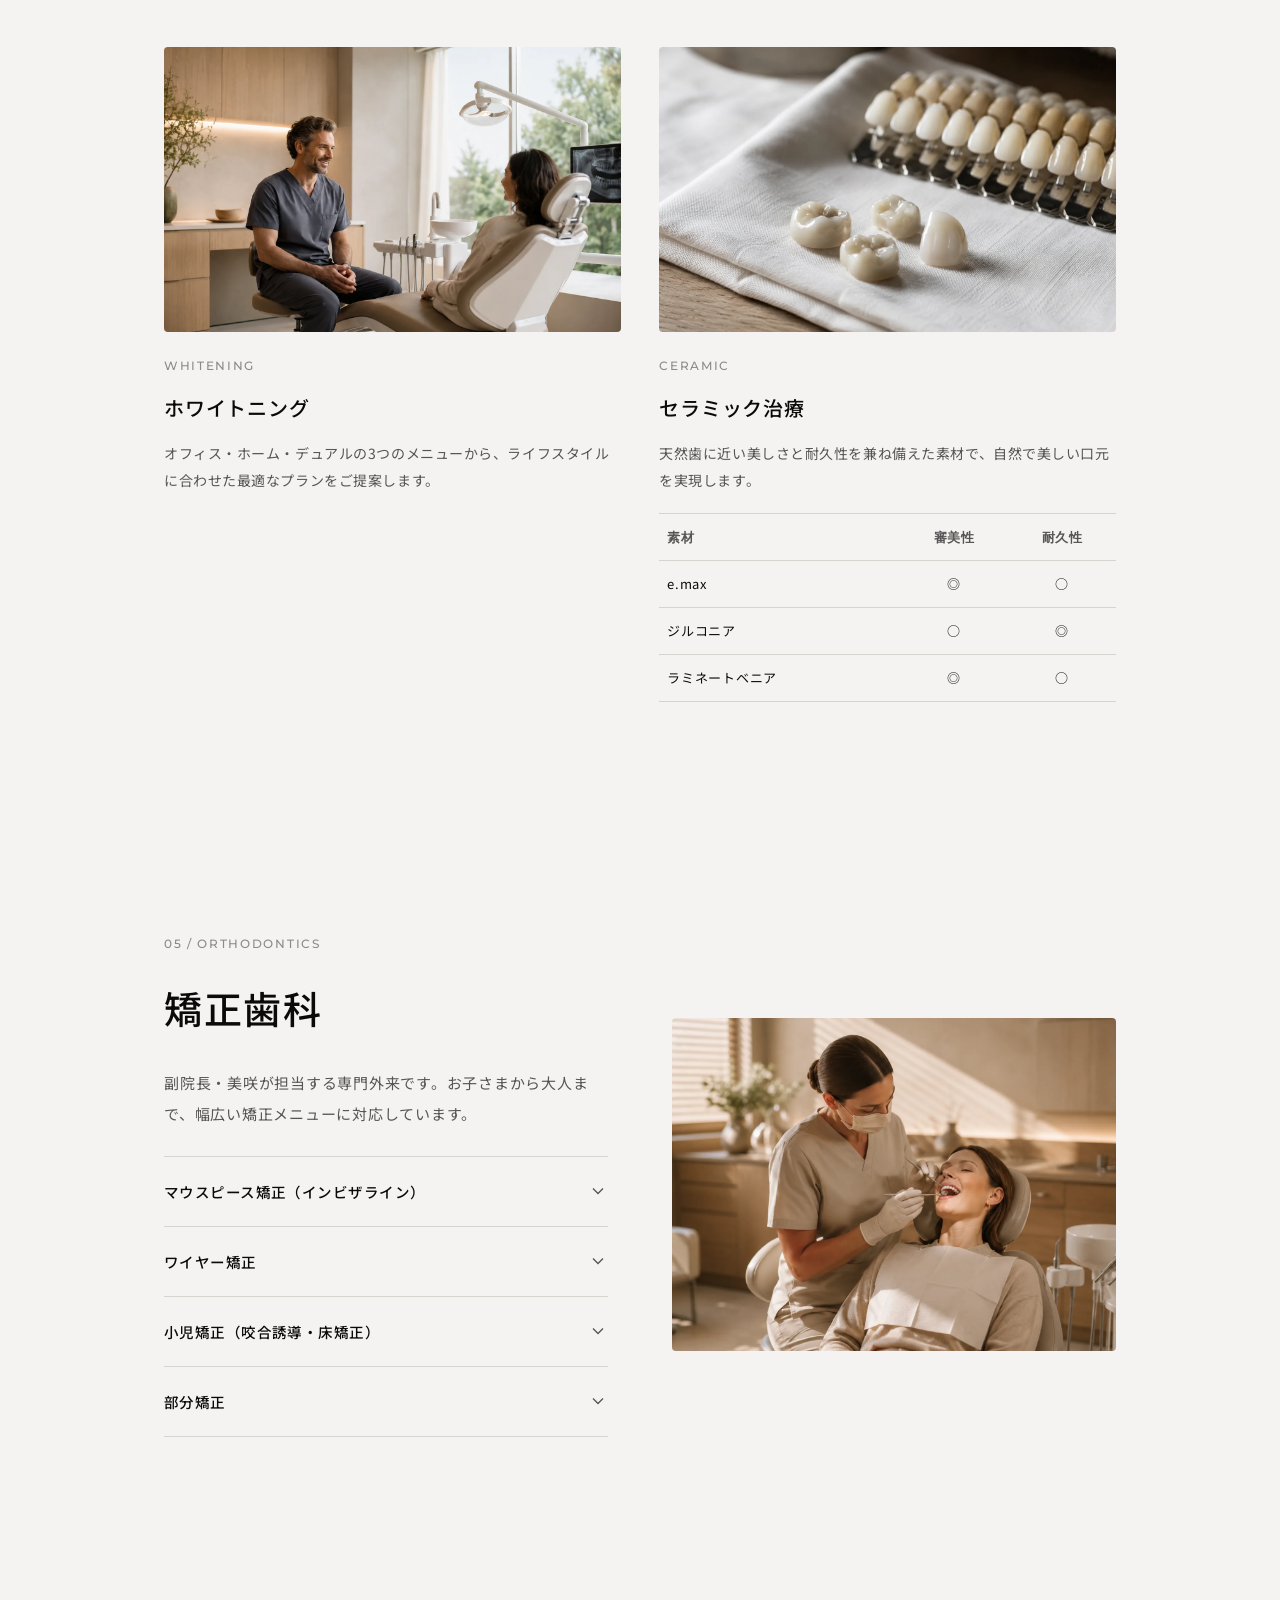
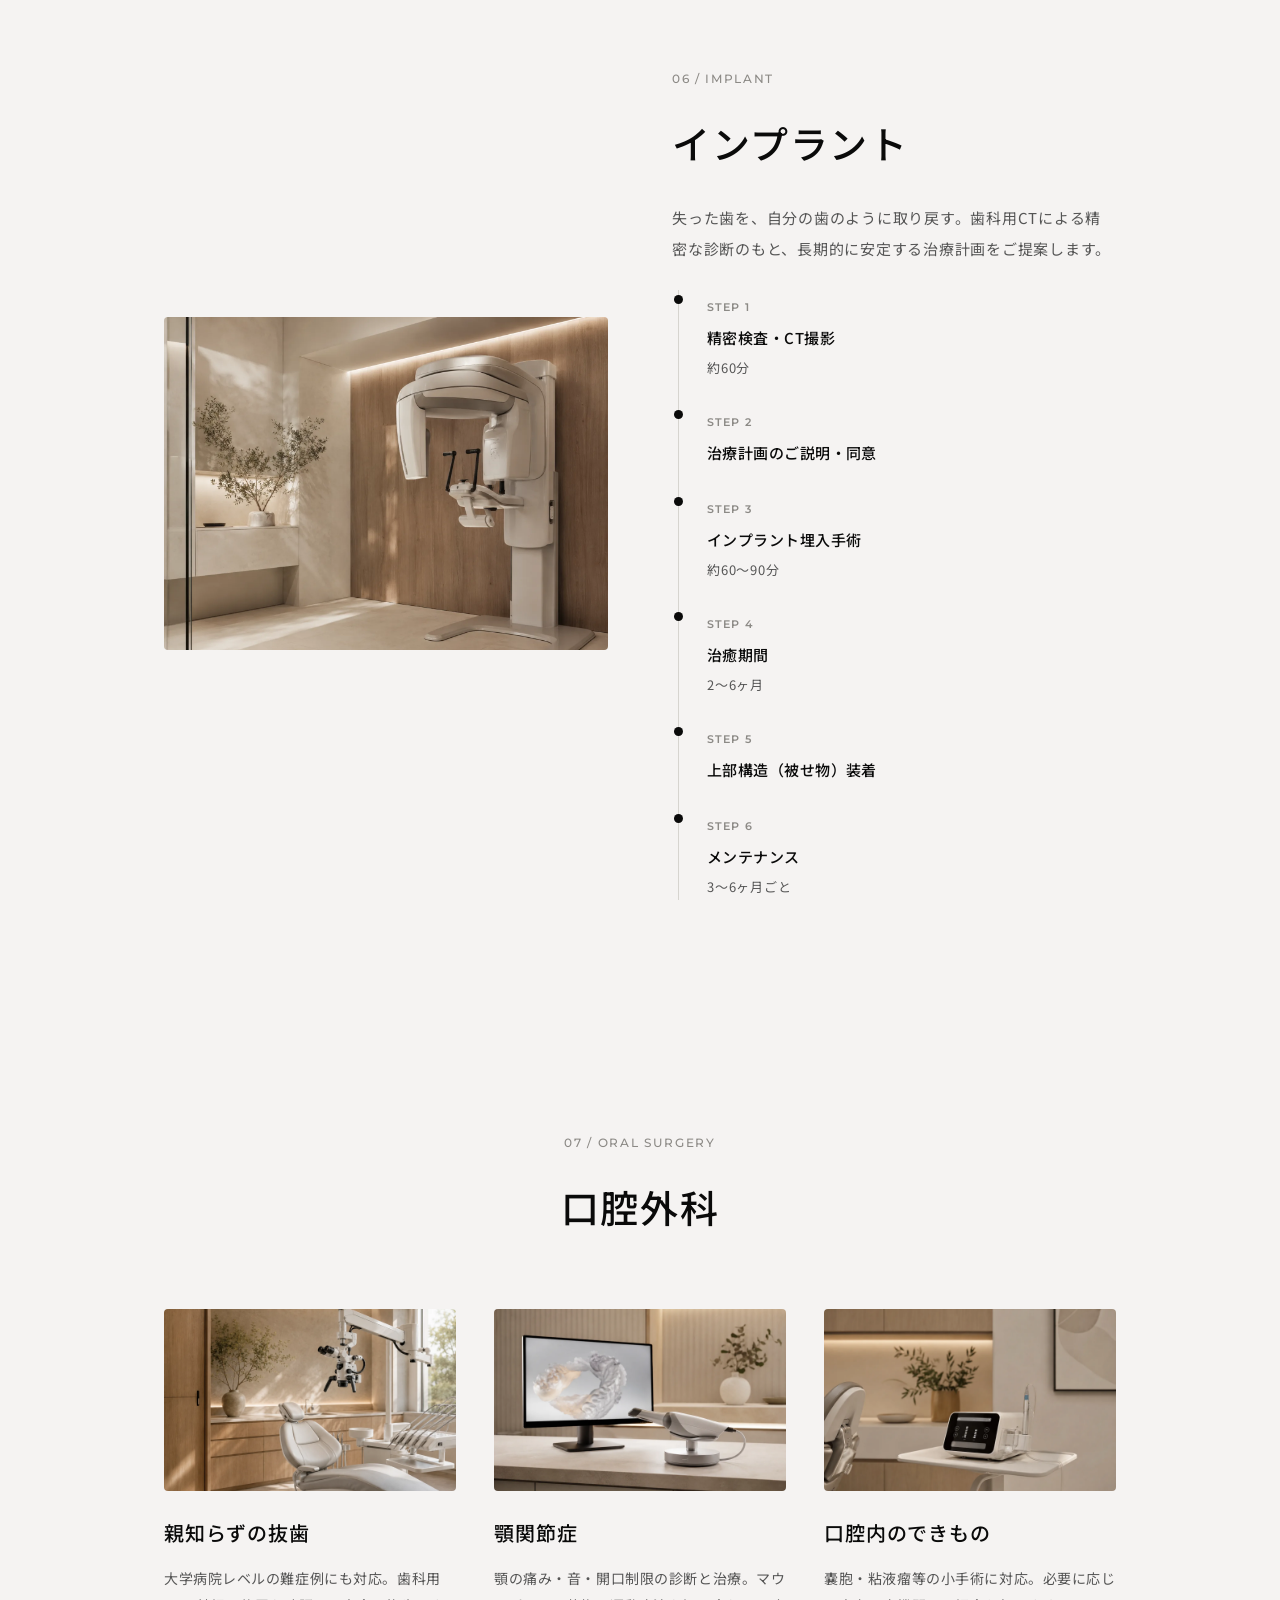
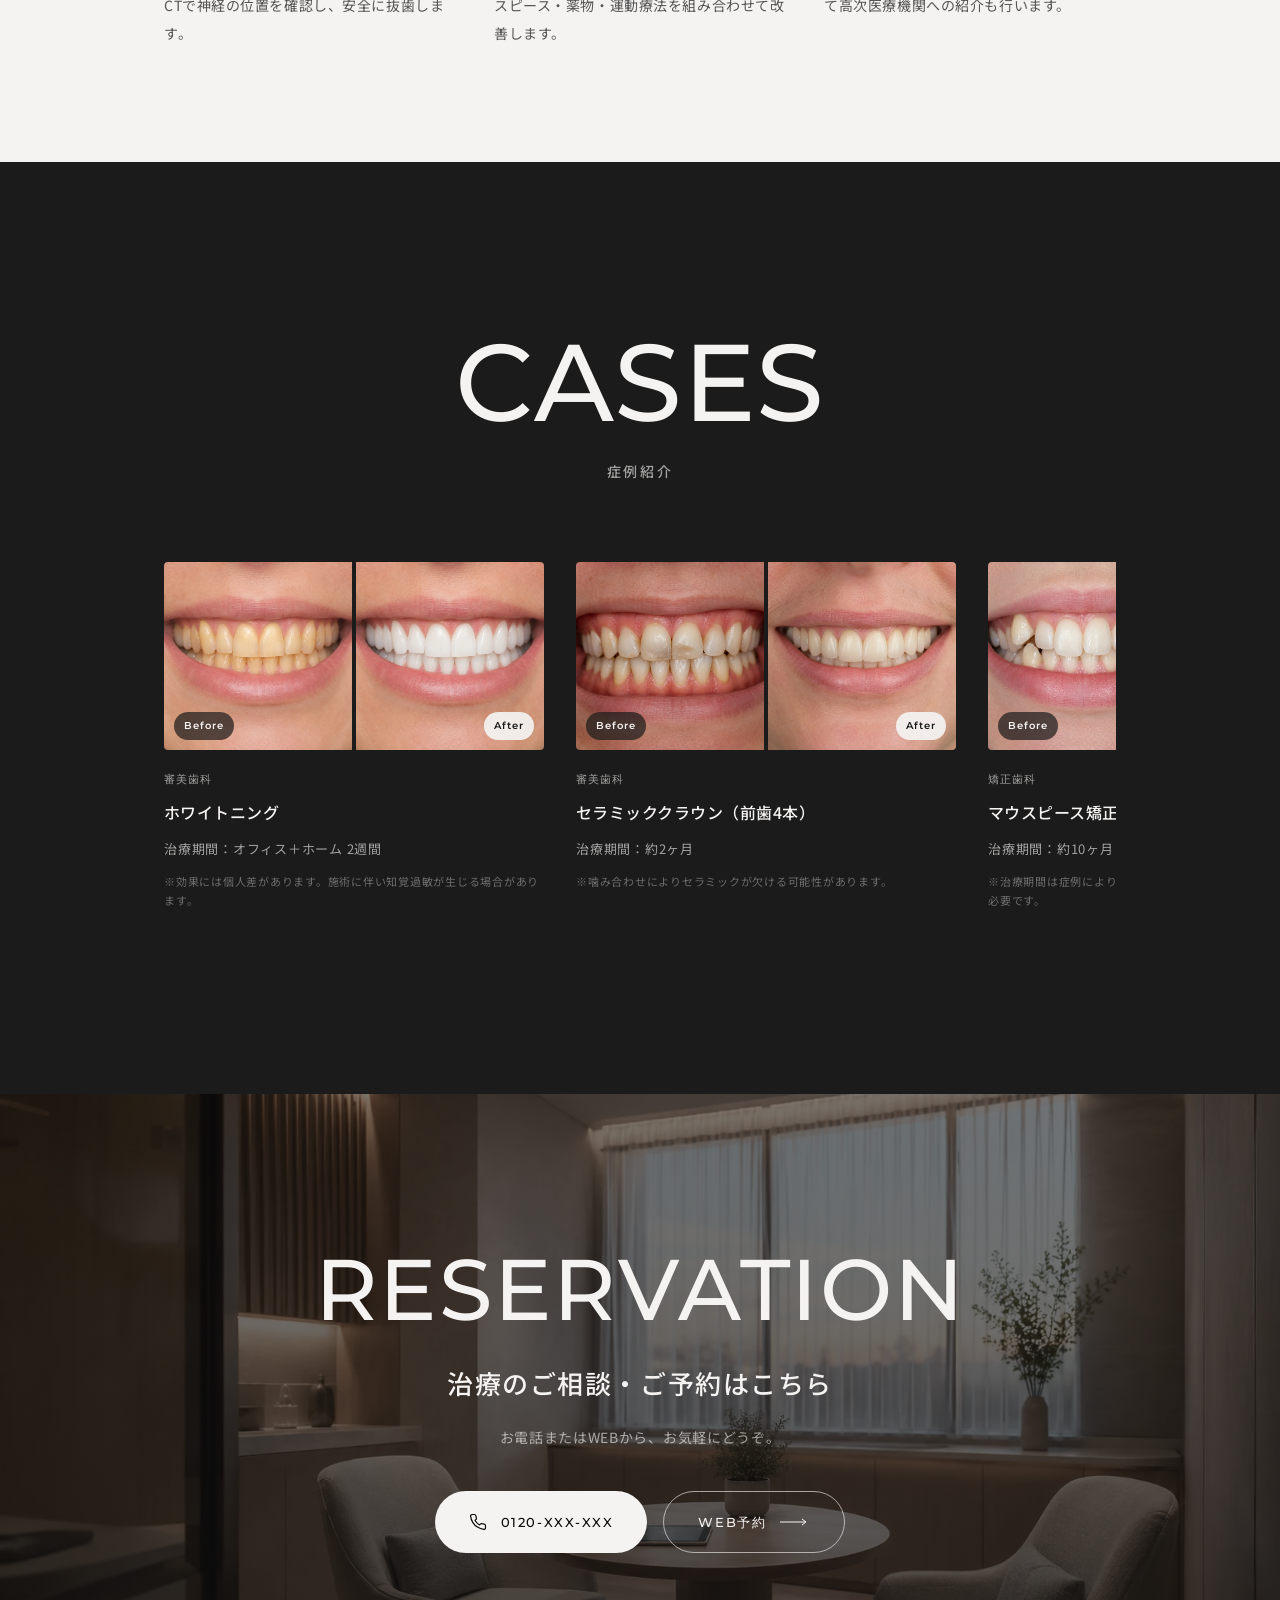
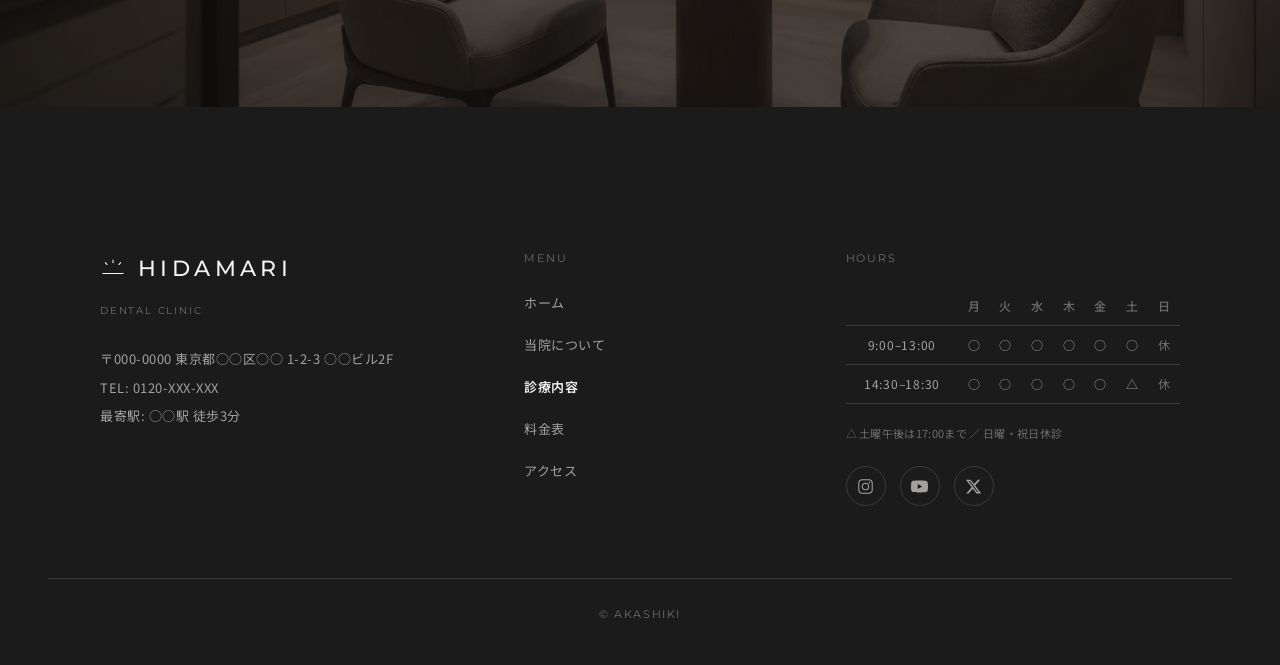
<file: treatment.html>
<!DOCTYPE html>
<html lang="ja">
<head>
  <meta charset="UTF-8">
  <meta name="viewport" content="width=device-width, initial-scale=1.0, viewport-fit=cover">
  <title>診療内容 | 陽だまりデンタルクリニック</title>
  <meta name="description" content="陽だまりデンタルクリニックは一般歯科・小児歯科・予防歯科・審美歯科・矯正歯科・インプラント・口腔外科の7科目に対応。2人の専門医が、お口のお悩みを総合的にサポートします。">
  <link rel="canonical" href="https://sumiyakaa.github.io/hidamari-dental/treatment.html">
  <meta property="og:type" content="website">
  <meta property="og:site_name" content="陽だまりデンタルクリニック">
  <meta property="og:locale" content="ja_JP">
  <meta property="og:title" content="診療内容 | 陽だまりデンタルクリニック">
  <meta property="og:description" content="一般・小児・予防・審美・矯正・インプラント・口腔外科の7科目に対応。2人の専門医が総合的にサポートします。">
  <meta property="og:url" content="https://sumiyakaa.github.io/hidamari-dental/treatment.html">
  <meta property="og:image" content="https://sumiyakaa.github.io/hidamari-dental/images/hero-fallback.webp">
  <meta name="twitter:card" content="summary_large_image">
  <meta name="twitter:title" content="診療内容 | 陽だまりデンタルクリニック">
  <meta name="twitter:description" content="一般・小児・予防・審美・矯正・インプラント・口腔外科の7科目に対応。">
  <meta name="twitter:image" content="https://sumiyakaa.github.io/hidamari-dental/images/hero-fallback.webp">
  <link rel="icon" href="favicon.svg" type="image/svg+xml">
  <link rel="apple-touch-icon" href="apple-touch-icon.png">
  <link rel="manifest" href="site.webmanifest">
  <meta name="theme-color" content="#1B1B1B">
  <link rel="preconnect" href="https://fonts.googleapis.com">
  <link rel="preconnect" href="https://fonts.gstatic.com" crossorigin>
  <link href="https://fonts.googleapis.com/css2?family=Montserrat:wght@300;400;500;600&family=Noto+Sans+JP:wght@400;500;700&display=swap" rel="stylesheet">
  <link rel="stylesheet" href="css/base.css">
  <link rel="stylesheet" href="css/components.css">
  <link rel="stylesheet" href="css/treatment.css">
  <script type="application/ld+json">
  {
    "@context": "https://schema.org",
    "@type": "FAQPage",
    "mainEntity": [
      { "@type": "Question", "name": "どのような診療科目に対応していますか？", "acceptedAnswer": { "@type": "Answer", "text": "一般歯科・小児歯科・予防歯科・審美歯科・矯正歯科・インプラント・口腔外科の7科目に対応しています。院長（口腔外科認定医）と副院長（矯正歯科認定医）の2人の専門医体制で、総合的にサポートします。" } },
      { "@type": "Question", "name": "痛みの少ない治療は可能ですか？", "acceptedAnswer": { "@type": "Answer", "text": "はい。表面麻酔ジェルと電動麻酔器の2段階で、注射の痛みを最小限に抑えています。歯科が苦手な方も安心して治療を受けていただけます。" } },
      { "@type": "Question", "name": "インプラント治療の流れを教えてください", "acceptedAnswer": { "@type": "Answer", "text": "精密検査・CT撮影→治療計画のご説明・同意→インプラント埋入手術（約60〜90分）→治癒期間（2〜6ヶ月）→上部構造装着→メンテナンス（3〜6ヶ月ごと）の流れで行います。" } },
      { "@type": "Question", "name": "予防歯科の定期検診はどのくらいの頻度で受けるべきですか？", "acceptedAnswer": { "@type": "Answer", "text": "成人の方は3〜6ヶ月に1回、お子さまは3〜4ヶ月に1回、歯周病リスクの高い方は1〜3ヶ月に1回を推奨しています。" } }
    ]
  }
  </script>
</head>
<body>
  <a href="#main" class="skip-link">メインコンテンツへスキップ</a>

  <header class="header">
    <a href="index.html" class="header__logo" aria-label="陽だまりデンタルクリニック">
      <svg class="header__logo-mark" viewBox="0 0 32 32" fill="none" stroke-width="1.3" stroke-linecap="round" aria-hidden="true"><circle cx="16" cy="17.5" r="6"/><path d="M16 5v3.4M6.6 8.1l2.1 2.4M25.4 8.1l-2.1 2.4M3.5 21.5h25"/></svg>
      <span class="header__logo-text">HIDAMARI</span>
    </a>
    <nav class="header__nav" aria-label="グローバルナビ">
      <a href="index.html" class="header__nav-link">Home</a>
      <a href="about.html" class="header__nav-link">About</a>
      <a href="treatment.html" class="header__nav-link" aria-current="page">Treatment</a>
      <a href="price.html" class="header__nav-link">Price</a>
      <a href="access.html" class="header__nav-link">Access</a>
    </nav>
    <div class="header__right">
      <a href="tel:0120-XXX-XXX" class="header__tel" aria-label="電話 0120-XXX-XXX">
        <svg class="header__tel-icon" viewBox="0 0 32 32" fill="none" stroke-width="1.2" aria-hidden="true"><polygon points="16,2 28,9 28,23 16,30 4,23 4,9"/><path d="M13 12.5c.4 2.6 2 4.9 4.5 6.2l1.4-1.4 2.6.9v2.4c-3.9.2-8.3-3.3-9.4-7.6l1.9-1z" stroke-linejoin="round"/></svg>
        0120-XXX-XXX
      </a>
      <a href="#" class="header__reserve-btn">WEB予約</a>
    </div>
    <button class="header__hamburger" aria-label="メニューを開く"><span class="header__hamburger-line"></span><span class="header__hamburger-line"></span><span class="header__hamburger-line"></span></button>
  </header>

  <div class="sp-menu-overlay">
    <a href="index.html" class="sp-menu-overlay__link">Home<span class="sp-menu-overlay__label">トップ</span></a>
    <a href="about.html" class="sp-menu-overlay__link">About<span class="sp-menu-overlay__label">当院について</span></a>
    <a href="treatment.html" class="sp-menu-overlay__link" aria-current="page">Treatment<span class="sp-menu-overlay__label">診療内容</span></a>
    <a href="price.html" class="sp-menu-overlay__link">Price<span class="sp-menu-overlay__label">料金表</span></a>
    <a href="access.html" class="sp-menu-overlay__link">Access<span class="sp-menu-overlay__label">アクセス</span></a>
    <a href="#" class="sp-menu-overlay__reserve">WEB予約</a>
  </div>

  <main id="main">
    <!-- PAGE HEAD -->
    <section class="page-head">
      <div class="page-head__inner">
        <nav class="breadcrumb" aria-label="パンくず"><a href="index.html">Home</a><span>/</span>Treatment</nav>
        <h1 class="page-head__en reveal-mask"><span>Treatment</span></h1>
        <span class="page-head__jp">診療内容 — お口のお悩み、なんでもご相談ください</span>
      </div>
    </section>

    <!-- STICKY NAV -->
    <nav class="treatment-nav-sticky" aria-label="診療科目ナビ">
      <a href="#general" class="treatment-nav-sticky__item active">一般歯科</a>
      <a href="#pediatric" class="treatment-nav-sticky__item">小児歯科</a>
      <a href="#preventive" class="treatment-nav-sticky__item">予防歯科</a>
      <a href="#cosmetic" class="treatment-nav-sticky__item">審美歯科</a>
      <a href="#orthodontics" class="treatment-nav-sticky__item">矯正歯科</a>
      <a href="#implant" class="treatment-nav-sticky__item">インプラント</a>
      <a href="#oral-surgery" class="treatment-nav-sticky__item">口腔外科</a>
    </nav>

    <!-- 一般歯科 -->
    <section id="general" class="treat u-section-sm">
      <div class="u-container treat__layout fade-up">
        <figure class="treat__media"><img src="images/treatment-2.webp" alt="一般歯科の治療風景" loading="lazy"></figure>
        <div class="treat__body">
          <span class="caption">01 / General Dentistry</span>
          <h2 class="treat__title">一般歯科</h2>
          <p class="treat__lead">虫歯や歯周病の治療から、詰め物・被せ物の修復まで。「なるべく歯を削らない・抜かない」治療を基本方針としています。</p>
          <ul class="treat__list">
            <li>虫歯治療（MI治療）</li>
            <li>歯周病治療</li>
            <li>根管治療（マイクロスコープ使用）</li>
            <li>詰め物・被せ物（セラミック対応）</li>
            <li>入れ歯（部分・総義歯）</li>
          </ul>
          <div class="treat__note">
            <p class="treat__note-title">痛みの少ない麻酔</p>
            <p class="treat__note-desc">表面麻酔ジェル＋電動麻酔器の2段階で、注射の痛みを最小限に抑えます。</p>
          </div>
        </div>
      </div>
    </section>

    <!-- 小児歯科 -->
    <section id="pediatric" class="treat u-section-sm">
      <div class="u-container treat__layout treat--reverse fade-up">
        <figure class="treat__media"><img src="images/treatment-3.webp" alt="小児歯科" loading="lazy"></figure>
        <div class="treat__body">
          <span class="caption">02 / Pediatric Dentistry</span>
          <h2 class="treat__title">小児歯科</h2>
          <p class="treat__lead">お子さまの「初めての歯医者」を大切にします。無理に治療はせず、まずは雰囲気に慣れることから。一つひとつのステップを、お子さまのペースで進めます。</p>
          <ul class="treat__list">
            <li>フッ素塗布</li>
            <li>シーラント（奥歯の溝の予防処置）</li>
            <li>乳歯の虫歯治療</li>
            <li>咬合誘導（歯並び予防）</li>
            <li>歯磨き指導（親子向け）</li>
          </ul>
          <div class="treat__note">
            <p class="treat__note-title">通うのが楽しみになる工夫</p>
            <p class="treat__note-desc">頑張ったお子さまへのちいさなご褒美など、「また来たい」と思える体験を大切にしています。</p>
          </div>
        </div>
      </div>
    </section>

    <!-- 予防歯科 -->
    <section id="preventive" class="treat u-section-sm">
      <div class="u-container treat__layout fade-up">
        <figure class="treat__media"><img src="images/treatment-4.webp" alt="予防歯科" loading="lazy"></figure>
        <div class="treat__body">
          <span class="caption">03 / Preventive Care</span>
          <h2 class="treat__title">予防歯科</h2>
          <p class="treat__lead">「治す」から「防ぐ」へ。定期的なプロフェッショナルケアと毎日のセルフケアの両輪で、お口の健康を一生守ります。</p>
          <p class="treat__sub-h">定期検診プログラムの流れ</p>
          <ol class="treat__steps">
            <li><span>01</span>口腔内検査</li>
            <li><span>02</span>歯石除去</li>
            <li><span>03</span>PMTC</li>
            <li><span>04</span>フッ素塗布</li>
            <li><span>05</span>ブラッシング指導</li>
          </ol>
          <p class="treat__sub-h">検診頻度の目安</p>
          <dl class="treat__freq">
            <div><dt>成人</dt><dd>3〜6ヶ月に1回</dd></div>
            <div><dt>お子さま</dt><dd>3〜4ヶ月に1回</dd></div>
            <div><dt>歯周病リスク高</dt><dd>1〜3ヶ月に1回</dd></div>
          </dl>
        </div>
      </div>
    </section>

    <!-- 審美歯科 -->
    <section id="cosmetic" class="treat treat--block u-section-sm">
      <div class="u-container">
        <div class="treat__head fade-up">
          <span class="caption">04 / Cosmetic Dentistry</span>
          <h2 class="treat__title">審美歯科</h2>
        </div>
        <div class="sub-cards fade-up">
          <article class="sub-card">
            <figure class="sub-card__img"><img src="images/treatment-5.webp" alt="ホワイトニング" loading="lazy"></figure>
            <div class="sub-card__body">
              <span class="caption">Whitening</span>
              <h3 class="sub-card__title">ホワイトニング</h3>
              <p class="sub-card__desc">オフィス・ホーム・デュアルの3つのメニューから、ライフスタイルに合わせた最適なプランをご提案します。</p>
            </div>
          </article>
          <article class="sub-card">
            <figure class="sub-card__img"><img src="images/treatment-6.webp" alt="セラミック治療" loading="lazy"></figure>
            <div class="sub-card__body">
              <span class="caption">Ceramic</span>
              <h3 class="sub-card__title">セラミック治療</h3>
              <p class="sub-card__desc">天然歯に近い美しさと耐久性を兼ね備えた素材で、自然で美しい口元を実現します。</p>
              <table class="ceramic-table">
                <thead><tr><th>素材</th><th>審美性</th><th>耐久性</th></tr></thead>
                <tbody>
                  <tr><td>e.max</td><td>◎</td><td>○</td></tr>
                  <tr><td>ジルコニア</td><td>○</td><td>◎</td></tr>
                  <tr><td>ラミネートベニア</td><td>◎</td><td>○</td></tr>
                </tbody>
              </table>
            </div>
          </article>
        </div>
      </div>
    </section>

    <!-- 矯正歯科 -->
    <section id="orthodontics" class="treat u-section-sm">
      <div class="u-container treat__layout treat--reverse fade-up">
        <figure class="treat__media"><img src="images/preventive.webp" alt="矯正歯科の診療風景" loading="lazy"></figure>
        <div class="treat__body">
          <span class="caption">05 / Orthodontics</span>
          <h2 class="treat__title">矯正歯科</h2>
          <p class="treat__lead">副院長・美咲が担当する専門外来です。お子さまから大人まで、幅広い矯正メニューに対応しています。</p>
          <div class="accordion">
            <div class="accordion__item">
              <div class="accordion__header">マウスピース矯正（インビザライン）<svg class="accordion__chevron" viewBox="0 0 24 24" fill="none" stroke="currentColor" stroke-width="1.6"><polyline points="6 9 12 15 18 9"/></svg></div>
              <div class="accordion__body"><p>目立たない透明のマウスピースで歯並びを整えます。取り外し可能で食事や歯磨きもストレスフリー。</p></div>
            </div>
            <div class="accordion__item">
              <div class="accordion__header">ワイヤー矯正<svg class="accordion__chevron" viewBox="0 0 24 24" fill="none" stroke="currentColor" stroke-width="1.6"><polyline points="6 9 12 15 18 9"/></svg></div>
              <div class="accordion__body"><p>複雑な症例にも対応可能な従来型の矯正治療。目立ちにくいセラミックブラケットもお選びいただけます。</p></div>
            </div>
            <div class="accordion__item">
              <div class="accordion__header">小児矯正（咬合誘導・床矯正）<svg class="accordion__chevron" viewBox="0 0 24 24" fill="none" stroke="currentColor" stroke-width="1.6"><polyline points="6 9 12 15 18 9"/></svg></div>
              <div class="accordion__body"><p>6歳前後からの早期矯正で、将来の歯並びの土台を作ります。顎の成長を利用した負担の少ない治療です。</p></div>
            </div>
            <div class="accordion__item">
              <div class="accordion__header">部分矯正<svg class="accordion__chevron" viewBox="0 0 24 24" fill="none" stroke="currentColor" stroke-width="1.6"><polyline points="6 9 12 15 18 9"/></svg></div>
              <div class="accordion__body"><p>前歯のすき間や軽度のデコボコなど、気になる部分だけを短期間で改善。</p></div>
            </div>
          </div>
        </div>
      </div>
    </section>

    <!-- インプラント -->
    <section id="implant" class="treat u-section-sm">
      <div class="u-container treat__layout fade-up">
        <figure class="treat__media"><img src="images/equipment-1.webp" alt="インプラント" loading="lazy"></figure>
        <div class="treat__body">
          <span class="caption">06 / Implant</span>
          <h2 class="treat__title">インプラント</h2>
          <p class="treat__lead">失った歯を、自分の歯のように取り戻す。歯科用CTによる精密な診断のもと、長期的に安定する治療計画をご提案します。</p>
          <ol class="timeline">
            <li class="timeline__item"><span class="timeline__step">Step 1</span><p class="timeline__title">精密検査・CT撮影</p><p class="timeline__note">約60分</p></li>
            <li class="timeline__item"><span class="timeline__step">Step 2</span><p class="timeline__title">治療計画のご説明・同意</p></li>
            <li class="timeline__item"><span class="timeline__step">Step 3</span><p class="timeline__title">インプラント埋入手術</p><p class="timeline__note">約60〜90分</p></li>
            <li class="timeline__item"><span class="timeline__step">Step 4</span><p class="timeline__title">治癒期間</p><p class="timeline__note">2〜6ヶ月</p></li>
            <li class="timeline__item"><span class="timeline__step">Step 5</span><p class="timeline__title">上部構造（被せ物）装着</p></li>
            <li class="timeline__item"><span class="timeline__step">Step 6</span><p class="timeline__title">メンテナンス</p><p class="timeline__note">3〜6ヶ月ごと</p></li>
          </ol>
        </div>
      </div>
    </section>

    <!-- 口腔外科 -->
    <section id="oral-surgery" class="treat treat--block u-section-sm">
      <div class="u-container">
        <div class="treat__head fade-up">
          <span class="caption">07 / Oral Surgery</span>
          <h2 class="treat__title">口腔外科</h2>
        </div>
        <div class="sub-cards sub-cards--3 fade-up">
          <article class="sub-card">
            <figure class="sub-card__img"><img src="images/equipment-2.webp" alt="親知らずの抜歯" loading="lazy"></figure>
            <div class="sub-card__body"><h3 class="sub-card__title">親知らずの抜歯</h3><p class="sub-card__desc">大学病院レベルの難症例にも対応。歯科用CTで神経の位置を確認し、安全に抜歯します。</p></div>
          </article>
          <article class="sub-card">
            <figure class="sub-card__img"><img src="images/equipment-3.webp" alt="顎関節症" loading="lazy"></figure>
            <div class="sub-card__body"><h3 class="sub-card__title">顎関節症</h3><p class="sub-card__desc">顎の痛み・音・開口制限の診断と治療。マウスピース・薬物・運動療法を組み合わせて改善します。</p></div>
          </article>
          <article class="sub-card">
            <figure class="sub-card__img"><img src="images/equipment-4.webp" alt="口腔内のできもの" loading="lazy"></figure>
            <div class="sub-card__body"><h3 class="sub-card__title">口腔内のできもの</h3><p class="sub-card__desc">嚢胞・粘液瘤等の小手術に対応。必要に応じて高次医療機関への紹介も行います。</p></div>
          </article>
        </div>
      </div>
    </section>

    <!-- 症例 -->
    <section class="cases u-section u-dark js-dark-section">
      <div class="u-container">
        <div class="sec-head sec-head--center">
          <span class="sec-en reveal-mask"><span>Cases</span></span>
          <span class="sec-jp">症例紹介</span>
        </div>
        <div class="cases__scroll fade-up">
          <article class="case-card">
            <div class="case__comparison"><img src="images/case-before-1.webp" alt="Before" class="case__before"><img src="images/case-after-1.webp" alt="After" class="case__after"><span class="case__label case__label--before">Before</span><span class="case__label case__label--after">After</span></div>
            <div class="case-card__body"><p class="case-card__cat">審美歯科</p><h3 class="case-card__title">ホワイトニング</h3><p class="case-card__dur">治療期間：オフィス＋ホーム 2週間</p><p class="case__disc">※効果には個人差があります。施術に伴い知覚過敏が生じる場合があります。</p></div>
          </article>
          <article class="case-card">
            <div class="case__comparison"><img src="images/case-before-2.webp" alt="Before" class="case__before"><img src="images/case-after-2.webp" alt="After" class="case__after"><span class="case__label case__label--before">Before</span><span class="case__label case__label--after">After</span></div>
            <div class="case-card__body"><p class="case-card__cat">審美歯科</p><h3 class="case-card__title">セラミッククラウン（前歯4本）</h3><p class="case-card__dur">治療期間：約2ヶ月</p><p class="case__disc">※噛み合わせによりセラミックが欠ける可能性があります。</p></div>
          </article>
          <article class="case-card">
            <div class="case__comparison"><img src="images/case-before-3.webp" alt="Before" class="case__before"><img src="images/case-after-3.webp" alt="After" class="case__after"><span class="case__label case__label--before">Before</span><span class="case__label case__label--after">After</span></div>
            <div class="case-card__body"><p class="case-card__cat">矯正歯科</p><h3 class="case-card__title">マウスピース矯正（上下）</h3><p class="case-card__dur">治療期間：約10ヶ月</p><p class="case__disc">※治療期間は症例により異なります。後戻り防止にリテーナーの装着が必要です。</p></div>
          </article>
          <article class="case-card">
            <div class="case__comparison"><img src="images/case-before-4.webp" alt="Before" class="case__before"><img src="images/case-after-4.webp" alt="After" class="case__after"><span class="case__label case__label--before">Before</span><span class="case__label case__label--after">After</span></div>
            <div class="case-card__body"><p class="case-card__cat">インプラント</p><h3 class="case-card__title">インプラント（下顎臼歯1本）</h3><p class="case-card__dur">治療期間：約4ヶ月</p><p class="case__disc">※外科手術を伴います。術後の腫れ・痛みが数日続く場合があります。</p></div>
          </article>
          <article class="case-card">
            <div class="case__comparison"><img src="images/case-before-5.webp" alt="Before" class="case__before"><img src="images/case-after-5.webp" alt="After" class="case__after"><span class="case__label case__label--before">Before</span><span class="case__label case__label--after">After</span></div>
            <div class="case-card__body"><p class="case-card__cat">審美歯科</p><h3 class="case-card__title">ラミネートベニア（前歯2本）</h3><p class="case-card__dur">治療期間：約3週間</p><p class="case__disc">※歯を薄く削る必要があります。破損時は再製作が必要です。</p></div>
          </article>
        </div>
      </div>
    </section>

    <!-- CTA -->
    <section class="cta-block js-dark-section">
      <img src="images/interior-10.webp" alt="" class="cta-block__bg" loading="lazy">
      <div class="cta-block__overlay"></div>
      <div class="cta-block__content">
        <p class="cta-block__en">Reservation</p>
        <h2 class="cta-block__heading">治療のご相談・ご予約はこちら</h2>
        <p class="cta-block__sub">お電話またはWEBから、お気軽にどうぞ。</p>
        <div class="cta-block__buttons">
          <a href="tel:0120-XXX-XXX" class="btn btn--light"><svg width="18" height="18" viewBox="0 0 24 24" fill="none" stroke="currentColor" stroke-width="1.6" stroke-linecap="round" stroke-linejoin="round"><path d="M22 16.9v3a2 2 0 01-2.2 2 19.8 19.8 0 01-8.6-3.1 19.5 19.5 0 01-6-6A19.8 19.8 0 012.1 4.2 2 2 0 014.1 2h3a2 2 0 012 1.7c.1 1 .4 1.9.7 2.8a2 2 0 01-.5 2.1L8.1 9.9a16 16 0 006 6l1.3-1.3a2 2 0 012.1-.4c.9.3 1.8.6 2.8.7a2 2 0 011.7 2z"/></svg>0120-XXX-XXX</a>
          <a href="#" class="btn btn--outline">Web予約<svg class="btn__arrow" viewBox="0 0 30 8" fill="none" stroke="currentColor" stroke-width="1"><path d="M0 4h26M22 1l4 3-4 3"/></svg></a>
        </div>
      </div>
    </section>
  </main>

  <footer class="footer">
    <div class="footer__inner">
      <div class="footer__brand">
        <p class="footer__brand-logo"><svg viewBox="0 0 32 32" fill="none" stroke-width="1.3" stroke-linecap="round" aria-hidden="true"><circle cx="16" cy="17.5" r="6"/><path d="M16 5v3.4M6.6 8.1l2.1 2.4M25.4 8.1l-2.1 2.4M3.5 21.5h25"/></svg>HIDAMARI</p>
        <p class="footer__brand-sub">Dental Clinic</p>
        <p class="footer__info-item">〒000-0000 東京都○○区○○ 1-2-3 ○○ビル2F</p>
        <p class="footer__info-item">TEL: 0120-XXX-XXX</p>
        <p class="footer__info-item">最寄駅: ○○駅 徒歩3分</p>
      </div>
      <div class="footer__nav">
        <p class="footer__nav-title">Menu</p>
        <ul class="footer__nav-list">
          <li><a href="index.html" class="footer__nav-link">ホーム</a></li>
          <li><a href="about.html" class="footer__nav-link">当院について</a></li>
          <li><a href="treatment.html" class="footer__nav-link" aria-current="page">診療内容</a></li>
          <li><a href="price.html" class="footer__nav-link">料金表</a></li>
          <li><a href="access.html" class="footer__nav-link">アクセス</a></li>
        </ul>
      </div>
      <div class="footer__schedule">
        <p class="footer__nav-title">Hours</p>
        <table class="footer__schedule-table">
          <thead><tr><th></th><th>月</th><th>火</th><th>水</th><th>木</th><th>金</th><th>土</th><th>日</th></tr></thead>
          <tbody>
            <tr><td>9:00–13:00</td><td>○</td><td>○</td><td>○</td><td>○</td><td>○</td><td>○</td><td class="closed">休</td></tr>
            <tr><td>14:30–18:30</td><td>○</td><td>○</td><td>○</td><td>○</td><td>○</td><td>△</td><td class="closed">休</td></tr>
          </tbody>
        </table>
        <p class="footer__schedule-note">△ 土曜午後は17:00まで ／ 日曜・祝日休診</p>
        <div class="footer__sns">
          <a href="#" class="footer__sns-link" aria-label="Instagram"><svg class="footer__sns-icon" viewBox="0 0 24 24" fill="none" stroke="currentColor" stroke-width="1.5"><rect x="2.5" y="2.5" width="19" height="19" rx="5"/><circle cx="12" cy="12" r="4.5"/><circle cx="17.6" cy="6.4" r="1.1" fill="currentColor" stroke="none"/></svg></a>
          <a href="#" class="footer__sns-link" aria-label="YouTube"><svg class="footer__sns-icon" viewBox="0 0 24 24" fill="currentColor"><path d="M23.5 6.2a3 3 0 00-2.1-2.1C19.5 3.5 12 3.5 12 3.5s-7.5 0-9.4.5A3 3 0 00.5 6.2C0 8.1 0 12 0 12s0 3.9.5 5.8a3 3 0 002.1 2.1c1.9.6 9.4.6 9.4.6s7.5 0 9.4-.6a3 3 0 002.1-2.1C24 15.9 24 12 24 12s0-3.9-.5-5.8zM9.5 15.6V8.4l6.3 3.6-6.3 3.6z"/></svg></a>
          <a href="#" class="footer__sns-link" aria-label="X"><svg class="footer__sns-icon" viewBox="0 0 24 24" fill="currentColor"><path d="M18.2 2.3h3.3l-7.2 8.3 8.5 11.2H16.2l-5.2-6.8L5 21.8H1.7l7.7-8.8L1.3 2.3H8l4.7 6.2zm-1.2 17.5h1.8L7.1 4.1H5.1z"/></svg></a>
        </div>
      </div>
    </div>
    <div class="footer__bottom"><p class="footer__copyright">&copy; AKASHIKI</p></div>
  </footer>

  <div class="sp-cta-bar">
    <a href="tel:0120-XXX-XXX" class="sp-cta-bar__btn sp-cta-bar__btn--tel"><svg class="sp-cta-bar__icon" viewBox="0 0 24 24" fill="none" stroke="currentColor" stroke-width="1.8" stroke-linecap="round" stroke-linejoin="round"><path d="M22 16.9v3a2 2 0 01-2.2 2 19.8 19.8 0 01-8.6-3.1 19.5 19.5 0 01-6-6A19.8 19.8 0 012.1 4.2 2 2 0 014.1 2h3a2 2 0 012 1.7c.1 1 .4 1.9.7 2.8a2 2 0 01-.5 2.1L8.1 9.9a16 16 0 006 6l1.3-1.3a2 2 0 012.1-.4c.9.3 1.8.6 2.8.7a2 2 0 011.7 2z"/></svg>電話予約</a>
    <a href="#" class="sp-cta-bar__btn sp-cta-bar__btn--reserve"><svg class="sp-cta-bar__icon" viewBox="0 0 24 24" fill="none" stroke="currentColor" stroke-width="1.8" stroke-linecap="round" stroke-linejoin="round"><rect x="3" y="4" width="18" height="18" rx="2"/><line x1="16" y1="2" x2="16" y2="6"/><line x1="8" y1="2" x2="8" y2="6"/><line x1="3" y1="10" x2="21" y2="10"/></svg>WEB予約</a>
  </div>

  <script src="js/lenis.min.js"></script>
  <script src="js/common.js"></script>
</body>
</html>
</file>
<file: css/base.css>
/* ============================================================
   base.css — リセット + CSS変数 + 共通タイポグラフィ
   HIDAMARI DENTAL — DELTA CLINIC アンカー（無彩色プレミアム）
   ============================================================ */

/* --- CSS Custom Properties（デザイン憲法 §3.6 実測値） --- */
:root {
  /* Surface（無彩色・温かいグレージュ基調） */
  --bg:        #F5F3F2;   /* 地色 */
  --bg-2:      #ECEAE6;   /* 一段沈めたパネル */
  --bg-3:      #E4E1DC;   /* もう一段 */
  --white:     #FFFFFF;
  --dark:      #1B1B1B;   /* ダーク面（治療/CTA/フッター） */
  --dark-2:    #111111;

  /* Ink */
  --ink:       #0A0A0A;   /* 主文字 */
  --ink-2:     #555555;   /* 副文字 */
  --ink-3:     #8C8A86;   /* 三次/キャプション */
  --line:      #D6D4CF;   /* 罫線 */
  --grey:      #B0B0AE;
  --on-dark:   #F5F3F2;
  --on-dark-2: rgba(245,243,242,0.62);
  --on-dark-3: rgba(245,243,242,0.38);
  --hair-dark: rgba(245,243,242,0.14);

  /* Easing（DELTA実測踏襲） */
  --ease-smooth: cubic-bezier(0.25, 0.46, 0.45, 0.94);
  --ease-out:    cubic-bezier(0.16, 1, 0.3, 1);
  --ease-mask:   cubic-bezier(0.65, 0, 0.2, 1);
  --ease-delta:      cubic-bezier(0.4, 0, 0, 1);   /* DELTA セクションreveal */
  --ease-delta-hero: cubic-bezier(0.25, 0, 0, 1);  /* DELTA FV reveal */

  /* Font */
  --font-en: 'Montserrat', -apple-system, 'Segoe UI', sans-serif;
  --font-ja: 'Noto Sans JP', -apple-system, 'Hiragino Kaku Gothic ProN', 'Hiragino Sans', Meiryo, sans-serif;

  /* Layout */
  --container: 1080px;
  --container-narrow: 720px;
  --gutter: clamp(22px, 6vw, 64px);
  --header-h: 84px;
  --header-h-sp: 64px;

  /* Section rhythm（極端に広い余白＝最大のAI tell対策） */
  --pad-section: clamp(96px, 13vw, 200px);
  --pad-section-sm: clamp(72px, 9vw, 130px);
}

/* --- Reset --- */
*, *::before, *::after { margin: 0; padding: 0; box-sizing: border-box; }

html {
  -webkit-text-size-adjust: 100%;
  /* スムーススクロールはJSで制御せず素の挙動に任せる（§1③） */
}

body {
  font-family: var(--font-ja);
  font-size: 15px;
  font-weight: 400;
  line-height: 2.0;
  letter-spacing: 0.05em;
  color: var(--ink);
  background-color: var(--bg);
  -webkit-font-smoothing: antialiased;
  -moz-osx-font-smoothing: grayscale;
  overflow-x: hidden;
  line-break: strict;          /* 和文の行頭・行末禁則を厳格化（句読点孤立を防ぐ・日本語改行フロー書準拠） */
  overflow-wrap: anywhere;     /* 極端な狭幅でのみ任意位置で折る保険（keep-allは使わない） */
}

img, video, svg { max-width: 100%; height: auto; display: block; }
a { color: inherit; text-decoration: none; }
ul, ol { list-style: none; }
button { font-family: inherit; font-size: inherit; cursor: pointer; border: none; background: none; color: inherit; }
table { border-collapse: collapse; }
input, textarea, select { font-family: inherit; font-size: inherit; }

/* --- アクセシビリティ --- */
.skip-link {
  position: absolute; left: 8px; top: -64px; z-index: 2000;
  background: var(--dark); color: var(--on-dark);
  padding: 10px 18px; font-size: 13px; font-weight: 700; letter-spacing: 0.04em;
  transition: top 0.2s var(--ease-smooth);
}
.skip-link:focus { top: 0; }

a:focus-visible, button:focus-visible, input:focus-visible,
select:focus-visible, textarea:focus-visible, [tabindex]:focus-visible {
  outline: 2px solid var(--ink); outline-offset: 3px;
}

/* 現在ページ */
.header__nav-link[aria-current="page"] { color: var(--ink); }
.header__nav-link[aria-current="page"]::after { width: 100%; }
.footer__nav-link[aria-current="page"] { color: var(--on-dark); font-weight: 600; }
.sp-menu-overlay__link[aria-current="page"] { opacity: 1; }

/* ============================================================
   レイアウト・ユーティリティ
   ============================================================ */
.u-container { width: 100%; max-width: var(--container); margin-inline: auto; padding-inline: var(--gutter); }
.u-narrow { max-width: var(--container-narrow); }
.u-section { padding-block: var(--pad-section); }
.u-section-sm { padding-block: var(--pad-section-sm); }
.u-dark { background: var(--dark); color: var(--on-dark); }

/* ============================================================
   セクション見出し — 巨大英字 ＋ 小さな和文（DELTA署名）
   ============================================================ */
.sec-head { margin-bottom: clamp(48px, 6vw, 88px); }
.sec-head--center { text-align: center; }

/* 巨大英字（行マスクreveal対応） */
.sec-en {
  font-family: var(--font-en);
  font-weight: 500;
  font-size: clamp(44px, 8.5vw, 110px);
  line-height: 0.98;
  letter-spacing: 0.005em;
  color: var(--ink);
  text-transform: uppercase;
  display: block;
}
.u-dark .sec-en { color: var(--on-dark); }

/* 小さな和文サブ */
.sec-jp {
  font-family: var(--font-ja);
  font-weight: 500;
  font-size: 14px;
  letter-spacing: 0.18em;
  color: var(--ink-2);
  display: block;
  margin-top: 22px;
}
.u-dark .sec-jp { color: var(--on-dark-2); }

/* 旧クラス互換（各ページが参照） */
.section-label {
  font-family: var(--font-en);
  font-size: 13px; font-weight: 500; letter-spacing: 0.22em;
  color: var(--ink-2); text-transform: uppercase; display: block; margin-bottom: 14px;
}
.u-dark .section-label { color: var(--on-dark-2); }
.section-heading {
  font-family: var(--font-ja); font-size: clamp(24px, 3.2vw, 34px);
  font-weight: 500; letter-spacing: 0.04em; line-height: 1.55; color: var(--ink); margin-bottom: 10px;
}
.u-dark .section-heading { color: var(--on-dark); }
.section-sub {
  font-family: var(--font-ja); font-size: 15px; font-weight: 400;
  letter-spacing: 0.04em; line-height: 1.8; color: var(--ink-2);
}
.u-dark .section-sub { color: var(--on-dark-2); }
.section-title--center { text-align: center; }
.section-title--center .section-label::after { margin-inline: auto; }

/* 本文・キャプション */
.body-text { font-size: 15px; line-height: 2.0; letter-spacing: 0.05em; color: var(--ink); }
.lead { font-size: clamp(17px, 2vw, 21px); line-height: 1.95; letter-spacing: 0.06em; font-weight: 500; }
.caption {
  font-family: var(--font-en); font-size: 12px; font-weight: 500;
  letter-spacing: 0.14em; color: var(--ink-3); text-transform: uppercase;
}
.num-en {
  font-family: var(--font-en); font-weight: 600; line-height: 1;
  font-size: clamp(40px, 6vw, 72px); letter-spacing: 0.01em; color: var(--ink);
}

/* ============================================================
   ボタン — チャコールのpill / アウトライン（無彩色）
   ============================================================ */
.btn {
  display: inline-flex; align-items: center; gap: 14px;
  font-family: var(--font-en); font-size: 13px; font-weight: 500; letter-spacing: 0.12em;
  text-transform: uppercase; padding: 17px 34px; border-radius: 100px;
  transition: background 0.4s var(--ease-out), color 0.4s var(--ease-out), transform 0.4s var(--ease-out), border-color 0.4s;
  white-space: nowrap;
}
.btn__arrow { width: 30px; height: 8px; flex-shrink: 0; }
.btn--solid { background: var(--dark); color: var(--on-dark); }
.btn--solid:hover { background: var(--dark-2); transform: translateY(-2px); }
.btn--outline { background: transparent; color: var(--ink); border: 1px solid var(--ink); }
.btn--outline:hover { background: var(--ink); color: var(--bg); }
.u-dark .btn--outline { color: var(--on-dark); border-color: var(--on-dark-2); }
.u-dark .btn--outline:hover { background: var(--on-dark); color: var(--dark); }
.btn--light { background: var(--bg); color: var(--ink); }
.btn--light:hover { background: var(--white); transform: translateY(-2px); }

/* VIEW MORE 風の線付きラベルリンク */
.link-more {
  display: inline-flex; align-items: center; gap: 12px;
  font-family: var(--font-en); font-size: 13px; font-weight: 500; letter-spacing: 0.12em;
  text-transform: uppercase; color: var(--ink);
}
.link-more::after {
  content: ''; width: 46px; height: 1px; background: currentColor;
  transition: width 0.4s var(--ease-out);
}
.link-more:hover::after { width: 72px; }
.u-dark .link-more { color: var(--on-dark); }

/* ============================================================
   スクロール/ロード アニメーション（DELTA忠実 — JS gated）
   初期の不可視状態は html.js-ready の時だけ適用＝no-JSでも全要素が見える
   ============================================================ */
/* 基本フェード（IO で .is-visible） */
html.js-ready .fade-up { opacity: 0; transform: translateY(40px); transition: opacity 1s var(--ease-delta), transform 1.1s var(--ease-delta); }
html.js-ready .fade-in { opacity: 0; transition: opacity 1.1s var(--ease-delta); }
html.js-ready .slide-in-left { opacity: 0; transform: translateX(-46px); transition: opacity 1s var(--ease-delta), transform 1.1s var(--ease-delta); }
html.js-ready .slide-in-right { opacity: 0; transform: translateX(46px); transition: opacity 1s var(--ease-delta), transform 1.1s var(--ease-delta); }
html.js-ready .fade-up.is-visible, html.js-ready .fade-in.is-visible,
html.js-ready .slide-in-left.is-visible, html.js-ready .slide-in-right.is-visible { opacity: 1; transform: translate(0,0); }

.stagger-1 { transition-delay: 0.09s; }
.stagger-2 { transition-delay: 0.18s; }
.stagger-3 { transition-delay: 0.27s; }
.stagger-4 { transition-delay: 0.36s; }
.stagger-5 { transition-delay: 0.45s; }
.stagger-6 { transition-delay: 0.54s; }

/* 語句リビール（DELTA c-word：マスク内をトークン単位でせり上げ・JSで分割） */
.reveal-mask { display: block; }
html.js-ready .reveal-mask .rw { display: inline-block; overflow: hidden; vertical-align: top; }
html.js-ready .reveal-mask .rw__in { display: inline-block; transform: translateY(110%); transition: transform 1.15s var(--ease-delta); will-change: transform; }
html.js-ready .reveal-mask.is-visible .rw__in { transform: translateY(0); }
/* ヒーロー用タイミング */
html.js-ready .reveal-mask--hero .rw__in { transition-duration: 1s; transition-timing-function: var(--ease-delta-hero); }
/* 旧マークアップ（JS未分割時）フォールバック */
html.js-ready .reveal-mask > span:not(.rw) { display: block; overflow: hidden; }
html.js-ready .reveal-mask > span:not(.rw) > span { display: block; transform: translateY(110%); transition: transform 1.1s var(--ease-delta); }
html.js-ready .reveal-mask.is-visible > span:not(.rw) > span { transform: translateY(0); }

/* 画像マスクリビール（カーテンが上へ抜ける＋内側がスケール settle） */
html.js-ready .reveal-img { position: relative; overflow: hidden; }
html.js-ready .reveal-img::after {
  content: ''; position: absolute; inset: 0; z-index: 3; background: var(--bg);
  transform: translateY(0); transition: transform 1.15s var(--ease-delta);
}
html.js-ready .reveal-img.is-visible::after { transform: translateY(-101%); }
html.js-ready .reveal-img > img, html.js-ready .reveal-img > picture img { transform: scale(1.14); transition: transform 1.5s var(--ease-delta); }
html.js-ready .reveal-img.is-visible > img, html.js-ready .reveal-img.is-visible > picture img { transform: scale(1); }
.u-dark .reveal-img::after, .reveal-img--dark::after { background: var(--dark); }

/* スクロール連動パララックス（JSが --par を毎フレーム更新） */
html.js-ready .js-par { transform: translate3d(0, var(--par, 0px), 0); will-change: transform; }

/* ============================================================
   OP ローダー（円形リング → フェードアウト）
   ============================================================ */
.op-loader {
  position: fixed; inset: 0; z-index: 9999;
  display: flex; align-items: center; justify-content: center;
  background: var(--bg);
  transition: opacity 0.7s var(--ease-out) 0.2s, visibility 0.7s 0.2s;
}
.op-loader__inner { display: flex; flex-direction: column; align-items: center; gap: 24px; }
.op-loader__logo {
  font-family: var(--font-en); font-size: 12px; font-weight: 500;
  letter-spacing: 0.34em; color: var(--ink); text-transform: uppercase;
  opacity: 0; transform: translateY(6px); animation: op-logo 0.9s var(--ease-out) 0.25s forwards;
}
.op-loader__ring { width: 46px; height: 46px; }
.op-loader__ring circle { fill: none; stroke-width: 1.4; }
.op-loader__ring .op-bg { stroke: var(--line); }
.op-loader__ring .op-fg {
  stroke: var(--ink); stroke-linecap: round;
  stroke-dasharray: 126; stroke-dashoffset: 126;
  transform: rotate(-90deg); transform-origin: 50% 50%;
  animation: op-ring 1.5s var(--ease-out) forwards;
}
@keyframes op-ring { to { stroke-dashoffset: 0; } }
@keyframes op-logo { to { opacity: 1; transform: none; } }
html.is-loaded .op-loader { opacity: 0; visibility: hidden; pointer-events: none; }

/* ============================================================
   HERO イントロ（ロード完了後に .hero.is-in で発火）
   ============================================================ */
html.js-ready .hero__eyebrow, html.js-ready .hero__lead,
html.js-ready .hero__buttons, html.js-ready .hero__banner, html.js-ready .hero__scroll {
  opacity: 0; transform: translateY(28px); transition: opacity 1s var(--ease-out), transform 1.1s var(--ease-out);
}
html.js-ready .hero__marquee, html.js-ready .hero__mark, html.js-ready .hero__vtag { opacity: 0; transition: opacity 1.5s var(--ease-out); }
.hero.is-in .hero__vtag { opacity: 1; transition-delay: 1.1s; }
.hero.is-in .hero__eyebrow { opacity: 1; transform: none; transition-delay: 0.15s; }
.hero.is-in .hero__lead    { opacity: 1; transform: none; transition-delay: 0.6s; }
.hero.is-in .hero__buttons { opacity: 1; transform: none; transition-delay: 0.75s; }
.hero.is-in .hero__scroll  { opacity: 1; transform: none; transition-delay: 1.05s; }
.hero.is-in .hero__marquee { opacity: 1; transition-delay: 0.1s; }
.hero.is-in .hero__mark    { opacity: 1; transition-delay: 0.35s; }
.hero.is-in .hero__banner  { opacity: 1; transform: none; }
.hero.is-in .hero__banner:nth-child(1) { transition-delay: 0.85s; }
.hero.is-in .hero__banner:nth-child(2) { transition-delay: 0.95s; }
.hero.is-in .hero__banner:nth-child(3) { transition-delay: 1.05s; }
.hero.is-in .hero__banner:nth-child(4) { transition-delay: 1.15s; }

/* --- ユーティリティ --- */
.visually-hidden {
  position: absolute; width: 1px; height: 1px; padding: 0; margin: -1px;
  overflow: hidden; clip: rect(0,0,0,0); white-space: nowrap; border: 0;
}

/* SP固定CTAバー分の下部余白 */
@media (max-width: 767px) { body { padding-bottom: 76px; } }

/* クライアント判断（2026-06）：参考サイト(DELTA)同様に prefers-reduced-motion を無視し、
   どの環境でも常にフルアニメーションを再生する。よって低減用の無効化ブロックは置かない。 */
</file>
<file: css/components.css>
/* ============================================================
   components.css — ヘッダー / フッター / SPメニュー / SP CTAバー / CTA
   HIDAMARI DENTAL — DELTA アンカー（無彩色プレミアム）
   ============================================================ */

/* ============================================================
   HEADER
   ============================================================ */
.header {
  position: fixed; top: 0; left: 0; width: 100%; height: var(--header-h);
  display: flex; align-items: center; justify-content: space-between;
  padding: 0 clamp(20px, 4vw, 48px); z-index: 100;
  background: transparent;
  transition: background 0.45s var(--ease-out), box-shadow 0.45s var(--ease-out), height 0.45s var(--ease-out), color 0.45s;
  color: var(--ink);
}
.header.is-scrolled {
  background: rgba(245,243,242,0.86);
  -webkit-backdrop-filter: saturate(1.1); /* blur無し：滲み事故回避（§1③） */
  box-shadow: 0 1px 0 var(--line);
  height: 68px;
}
/* ダーク面に重なる時は明色反転（navChange） */
.header.is-on-dark { color: var(--on-dark); }
.header.is-on-dark.is-scrolled { background: rgba(27,27,27,0.78); box-shadow: 0 1px 0 var(--hair-dark); }

/* ロゴ（幾何マーク＋ワードマーク） */
.header__logo { display: inline-flex; align-items: center; gap: 12px; flex-shrink: 0; color: inherit; }
.header__logo-mark { width: 26px; height: 26px; }
.header__logo-mark path, .header__logo-mark line, .header__logo-mark circle { stroke: currentColor; }
.header__logo-text {
  font-family: var(--font-en); font-size: 18px; font-weight: 500;
  letter-spacing: 0.22em; line-height: 1; color: inherit;
}

.header__nav { display: flex; align-items: center; gap: clamp(20px, 2.4vw, 38px); }
.header__nav-link {
  font-family: var(--font-en); font-size: 12px; font-weight: 500; letter-spacing: 0.14em;
  text-transform: uppercase; color: inherit; position: relative; padding-bottom: 5px;
}
.header__nav-link::after {
  content: ''; position: absolute; bottom: 0; left: 0; width: 0; height: 1px;
  background: currentColor; transition: width 0.4s var(--ease-out);
}
.header__nav-link:hover::after { width: 100%; }

.header__right { display: flex; align-items: center; gap: 18px; flex-shrink: 0; }
.header__tel {
  display: inline-flex; align-items: center; gap: 8px;
  font-family: var(--font-en); font-size: 15px; font-weight: 500; letter-spacing: 0.06em; color: inherit;
}
.header__tel-icon { width: 30px; height: 30px; }
.header__tel-icon path, .header__tel-icon polygon { stroke: currentColor; }

.header__reserve-btn {
  display: inline-flex; align-items: center; gap: 10px;
  background: var(--dark); color: var(--on-dark);
  padding: 13px 26px; border-radius: 100px;
  font-family: var(--font-en); font-size: 12px; font-weight: 500; letter-spacing: 0.12em; text-transform: uppercase;
  transition: background 0.4s var(--ease-out), transform 0.4s var(--ease-out);
}
.header__reserve-btn:hover { background: var(--dark-2); transform: translateY(-2px); }
.header.is-on-dark .header__reserve-btn { background: var(--on-dark); color: var(--dark); }

/* ハンバーガー */
.header__hamburger {
  display: none; flex-direction: column; justify-content: center; align-items: center;
  width: 44px; height: 44px; position: relative; z-index: 200; color: inherit;
}
.header__hamburger-line { display: block; width: 26px; height: 1.5px; background: currentColor; transition: transform 0.4s var(--ease-out), opacity 0.3s; }
.header__hamburger-line + .header__hamburger-line { margin-top: 7px; }
.header__hamburger.is-open { color: var(--ink); }
.header__hamburger.is-open .header__hamburger-line:nth-child(1) { transform: translateY(8.5px) rotate(45deg); }
.header__hamburger.is-open .header__hamburger-line:nth-child(2) { opacity: 0; }
.header__hamburger.is-open .header__hamburger-line:nth-child(3) { transform: translateY(-8.5px) rotate(-45deg); }

/* SPフルスクリーンメニュー */
.sp-menu-overlay {
  position: fixed; inset: 0; background: var(--bg); z-index: 150;
  display: flex; flex-direction: column; justify-content: center; align-items: center; gap: 30px;
  opacity: 0; pointer-events: none; transition: opacity 0.4s var(--ease-out);
}
.sp-menu-overlay.is-open { opacity: 1; pointer-events: auto; }
.sp-menu-overlay__link {
  font-family: var(--font-en); font-size: 26px; font-weight: 500; letter-spacing: 0.16em; text-transform: uppercase;
  color: var(--ink); text-align: center;
}
.sp-menu-overlay__label { font-family: var(--font-ja); font-size: 12px; letter-spacing: 0.18em; color: var(--ink-3); display: block; margin-top: 6px; }
.sp-menu-overlay__reserve {
  margin-top: 14px; background: var(--dark); color: var(--on-dark);
  padding: 16px 44px; border-radius: 100px; font-family: var(--font-en);
  font-size: 13px; font-weight: 500; letter-spacing: 0.12em; text-transform: uppercase;
}

/* ============================================================
   FOOTER（ダーク面 #1B1B1B）
   ============================================================ */
.footer { background: var(--dark); color: var(--on-dark); padding: clamp(90px,11vw,140px) clamp(20px,5vw,48px) 40px; }
.footer__inner { display: grid; grid-template-columns: 1.4fr 1fr 1.3fr; gap: clamp(40px,5vw,72px); max-width: var(--container); margin: 0 auto; }

.footer__brand-logo { display:inline-flex; align-items:center; gap:12px; font-family: var(--font-en); font-size: 22px; font-weight: 500; letter-spacing: 0.2em; color: var(--on-dark); margin-bottom: 10px; }
.footer__brand-logo svg { width: 26px; height: 26px; }
.footer__brand-logo svg path, .footer__brand-logo svg line { stroke: var(--on-dark); }
.footer__brand-sub { font-family: var(--font-en); font-size: 10px; letter-spacing: 0.18em; color: var(--on-dark-3); margin-bottom: 26px; text-transform: uppercase; }
.footer__info-item { font-size: 13px; line-height: 1.9; letter-spacing: 0.04em; color: var(--on-dark-2); }
.footer__info-item + .footer__info-item { margin-top: 4px; }

.footer__nav-title { font-family: var(--font-en); font-size: 11px; letter-spacing: 0.18em; color: var(--on-dark-3); margin-bottom: 18px; text-transform: uppercase; }
.footer__nav-list { display: flex; flex-direction: column; gap: 12px; }
.footer__nav-link { font-size: 13px; letter-spacing: 0.04em; color: var(--on-dark-2); transition: color 0.3s; }
.footer__nav-link:hover { color: var(--on-dark); }

.footer__schedule-table { width: 100%; font-size: 12px; margin-bottom: 18px; }
.footer__schedule-table th, .footer__schedule-table td { padding: 7px 6px; text-align: center; border-bottom: 1px solid var(--hair-dark); }
.footer__schedule-table th { color: var(--on-dark-3); font-weight: 500; }
.footer__schedule-table td { color: var(--on-dark-2); }
.footer__schedule-table .closed { color: var(--on-dark-3); }
.footer__schedule-note { font-size: 11px; color: var(--on-dark-3); margin-top: 8px; letter-spacing: 0.03em; }

.footer__sns { display: flex; gap: 14px; margin-top: 22px; }
.footer__sns-link {
  display: flex; align-items: center; justify-content: center; width: 40px; height: 40px;
  border: 1px solid var(--hair-dark); border-radius: 50%; color: var(--on-dark-2);
  transition: background 0.35s var(--ease-out), color 0.35s, border-color 0.35s;
}
.footer__sns-link:hover { background: var(--on-dark); color: var(--dark); border-color: var(--on-dark); }
.footer__sns-icon { width: 17px; height: 17px; }

.footer__bottom { margin-top: clamp(48px,6vw,72px); padding-top: 24px; border-top: 1px solid var(--hair-dark); text-align: center; }
.footer__copyright { font-family: var(--font-en); font-size: 11px; color: var(--on-dark-3); letter-spacing: 0.14em; }

/* ============================================================
   PAGE HEAD（下層ページ共通の見出し：巨大英字＋和文＋パンくず）
   ============================================================ */
.page-head { padding-top: calc(var(--header-h) + clamp(64px, 9vw, 120px)); padding-bottom: clamp(48px, 6vw, 80px); border-bottom: 1px solid var(--line); }
.page-head__inner { width: 100%; max-width: var(--container); margin-inline: auto; padding-inline: var(--gutter); }
.page-head__en { font-family: var(--font-en); font-weight: 500; font-size: clamp(48px, 9vw, 116px); line-height: 1; letter-spacing: 0.01em; text-transform: uppercase; color: var(--ink); }
.page-head__jp { display: block; margin-top: 20px; font-size: 14px; font-weight: 500; letter-spacing: 0.18em; color: var(--ink-2); }
.breadcrumb { display: flex; align-items: center; gap: 10px; margin-bottom: 30px; font-family: var(--font-en); font-size: 11px; letter-spacing: 0.12em; text-transform: uppercase; color: var(--ink-3); }
.breadcrumb a { color: var(--ink-3); transition: color 0.3s; }
.breadcrumb a:hover { color: var(--ink); }
.breadcrumb span { color: var(--grey); }

/* ============================================================
   SP固定CTAバー
   ============================================================ */
.sp-cta-bar { display: none; }
@media (max-width: 767px) {
  .sp-cta-bar {
    display: flex; position: fixed; bottom: 0; left: 0; width: 100%; height: 60px;
    box-sizing: content-box; padding-bottom: env(safe-area-inset-bottom);
    background: var(--dark); z-index: 1000; border-top: 1px solid var(--hair-dark);
  }
  .sp-cta-bar__btn {
    flex: 1; display: flex; align-items: center; justify-content: center; gap: 8px;
    font-family: var(--font-en); font-size: 12px; font-weight: 500; letter-spacing: 0.1em; text-transform: uppercase;
    color: var(--on-dark);
  }
  .sp-cta-bar__btn--tel { border-right: 1px solid var(--hair-dark); }
  .sp-cta-bar__btn--reserve { background: var(--on-dark); color: var(--dark); }
  .sp-cta-bar__icon { width: 18px; height: 18px; }
}

/* ============================================================
   CTA共通ブロック（写真＋ダークオーバーレイ・無彩色）
   ============================================================ */
.cta-block { position: relative; width: 100%; padding: clamp(96px,12vw,170px) var(--gutter); text-align: center; overflow: hidden; color: var(--on-dark); }
.cta-block__bg { position: absolute; inset: 0; width: 100%; height: 100%; object-fit: cover; filter: grayscale(0.2); }
.cta-block__overlay { position: absolute; inset: 0; background: linear-gradient(180deg, rgba(17,17,17,0.55), rgba(17,17,17,0.72)); }
.cta-block__content { position: relative; z-index: 2; max-width: 760px; margin: 0 auto; }
.cta-block__en { font-family: var(--font-en); font-size: clamp(40px,7vw,86px); font-weight: 500; letter-spacing: 0.02em; line-height: 1; text-transform: uppercase; margin-bottom: 24px; }
.cta-block__heading { font-family: var(--font-ja); font-size: clamp(20px,2.6vw,26px); font-weight: 500; letter-spacing: 0.06em; margin-bottom: 14px; }
.cta-block__sub { font-size: 14px; letter-spacing: 0.05em; color: var(--on-dark-2); margin-bottom: 40px; }
.cta-block__buttons { display: flex; gap: 16px; justify-content: center; flex-wrap: wrap; }
.cta-block .btn--outline { color: var(--on-dark); border-color: var(--on-dark-2); }
.cta-block .btn--outline:hover { background: var(--on-dark); color: var(--dark); }

/* ============================================================
   RESPONSIVE
   ============================================================ */
@media (max-width: 1023px) {
  .header__nav, .header__right { display: none; }
  .header__hamburger { display: flex; }
}
@media (max-width: 767px) {
  .header { height: var(--header-h-sp); }
  .header.is-scrolled { height: 56px; }
  .footer { padding-left: 7%; padding-right: 7%; }
  .footer__inner { grid-template-columns: 1fr; gap: 36px; }
  .cta-block__buttons { flex-direction: column; align-items: center; }
  .cta-block__buttons .btn { width: 100%; max-width: 320px; justify-content: center; }
}
@media (min-width: 768px) and (max-width: 1023px) {
  .footer__inner { grid-template-columns: 1fr 1fr; }
}
</file>
<file: css/top.css>
/* ============================================================
   top.css — トップページ各セクション
   HIDAMARI DENTAL — DELTA アンカー（無彩色プレミアム）
   ============================================================ */

/* ============================ HERO ============================ */
.hero {
  position: relative;
  min-height: 100vh;
  min-height: 100svh;
  display: flex;
  align-items: center;
  overflow: hidden;
  background: var(--bg);
  padding-top: var(--header-h);
  padding-bottom: clamp(150px, 20vh, 230px);
}
.hero__mark {
  position: absolute; top: 50%; left: 50%;
  transform: translate(-50%, -48%);
  width: min(74vw, 660px); z-index: 0; pointer-events: none;
}
.hero__mark svg { width: 100%; height: auto; transform-origin: 50% 55%; animation: hero-mark-spin 52s linear infinite; }
.hero__mark circle, .hero__mark path { stroke: var(--grey); opacity: 0.45; }
@keyframes hero-mark-spin { to { transform: rotate(360deg); } }

.hero__marquee {
  position: absolute; inset: 0; display: flex; align-items: center;
  overflow: hidden; pointer-events: none; z-index: 0;
}
.hero__marquee span {
  flex: none; font-family: var(--font-en); font-weight: 600;
  font-size: clamp(92px, 17vw, 224px); line-height: 1; letter-spacing: 0.01em;
  color: #ECE9E4; white-space: nowrap;
  animation: hero-marq 34s linear infinite;
}
@keyframes hero-marq { to { transform: translateX(-100%); } }

.hero__content { position: relative; z-index: 2; }
.hero__eyebrow {
  display: flex; align-items: center; gap: 16px;
  font-family: var(--font-en); font-size: 12px; font-weight: 500;
  letter-spacing: 0.28em; color: var(--ink-2); text-transform: uppercase; margin-bottom: clamp(24px, 3vw, 40px);
}
.hero__eyebrow-bar { display: inline-block; width: clamp(28px, 4vw, 60px); height: 1px; background: var(--ink-2); flex: none; }

/* FV タイポグラフィ（スケールを大胆に振った段組・line-heightは見切れ防止に余裕を持たせる） */
.hero__title { font-family: var(--font-ja); color: var(--ink); margin-bottom: clamp(30px, 3.4vw, 48px); }
.hero__t { display: block; }
.hero__t--lead { font-size: clamp(22px, 3vw, 42px); font-weight: 400; letter-spacing: 0.12em; line-height: 1.3; color: var(--ink-2); }
.hero__t--big { font-size: clamp(60px, 10vw, 148px); font-weight: 600; letter-spacing: 0.004em; line-height: 1.14; }
.hero__t--mid { font-size: clamp(38px, 6vw, 98px); font-weight: 500; letter-spacing: 0.02em; line-height: 1.12; }

/* PC：タイトルを右・サブ（リード＋ボタン）を左の左右分割（右の余白を埋める） */
@media (min-width: 1024px) {
  .hero__content {
    max-width: 1640px;
    display: grid;
    grid-template-columns: minmax(300px, 0.82fr) 1.18fr;
    grid-template-areas: "eyebrow title" "intro title";
    column-gap: clamp(48px, 5vw, 100px);
    align-items: center;
  }
  .hero__eyebrow { grid-area: eyebrow; align-self: end; margin-bottom: clamp(18px, 2vw, 30px); }
  .hero__intro { grid-area: intro; align-self: start; }
  .hero__title { grid-area: title; align-self: center; text-align: right; margin-bottom: 0; }
}

/* 左の余白を埋める縦組み英字キッカー（PCのみ） */
.hero__vtag {
  position: absolute; left: clamp(24px, 3.2vw, 58px); top: 50%; transform: translateY(-50%);
  writing-mode: vertical-rl; font-family: var(--font-en); font-size: 13px; font-weight: 500;
  letter-spacing: 0.34em; text-transform: uppercase; color: var(--ink-3); z-index: 2; white-space: nowrap;
}
.hero__lead {
  font-size: clamp(14px, 1.6vw, 16px); line-height: 2.0; letter-spacing: 0.06em;
  color: var(--ink-2); margin-bottom: 44px;
}
.hero__buttons { display: flex; gap: 16px; flex-wrap: wrap; }

/* FV バナー（DELTAの特集バナー帯を踏襲） */
.hero__banners {
  position: absolute; left: clamp(20px, 6vw, 64px); bottom: clamp(24px, 4.5vh, 50px);
  display: flex; gap: 14px; z-index: 2; max-width: calc(100% - 40px);
}
.hero__banner {
  position: relative; display: block; flex: none;
  width: clamp(132px, 13.5vw, 196px); aspect-ratio: 16 / 10;
  overflow: hidden; border-radius: 7px; box-shadow: 0 14px 36px rgba(27,27,27,0.16);
}
.hero__banner img { width: 100%; height: 100%; object-fit: cover; transition: transform 0.8s var(--ease-out); }
.hero__banner::after {
  content: ''; position: absolute; inset: 0;
  background: linear-gradient(to top, rgba(18,16,14,0.78) 0%, rgba(18,16,14,0.28) 48%, rgba(18,16,14,0.05) 100%);
}
.hero__banner:hover img { transform: scale(1.07); }
.hero__banner-tag {
  position: absolute; top: 9px; left: 9px; z-index: 1;
  font-family: var(--font-en); font-size: 9px; font-weight: 600; letter-spacing: 0.14em;
  text-transform: uppercase; color: #fff; background: rgba(27,27,27,0.45);
  backdrop-filter: none; padding: 3px 8px; border-radius: 100px;
}
.hero__banner-label {
  position: absolute; left: 11px; right: 11px; bottom: 9px; z-index: 1;
  font-size: 11px; font-weight: 500; line-height: 1.45; letter-spacing: 0.02em; color: #fff;
}

.hero__scroll {
  position: absolute; right: clamp(20px, 4vw, 48px); bottom: 0;
  display: flex; flex-direction: column; align-items: center; gap: 14px; z-index: 2;
}
.hero__scroll-text { font-family: var(--font-en); font-size: 11px; letter-spacing: 0.2em; color: var(--ink-2); text-transform: uppercase; }
.hero__scroll-line { width: 1px; height: 64px; background: var(--ink-2); transform-origin: top; animation: scroll-line 2.4s var(--ease-out) infinite; }
@keyframes scroll-line { 0% { transform: scaleY(0); } 40% { transform: scaleY(1); } 100% { transform: scaleY(0); transform-origin: bottom; } }

/* ============================ 背景図形（白背景セクションで常時回転） ============================ */
.has-bg-figure { position: relative; overflow-x: clip; }
.has-bg-figure > * { position: relative; z-index: 1; }
.has-bg-figure > .bg-figure { z-index: 0; }
.bg-figure {
  position: absolute; pointer-events: none;
  top: 50%; left: 72%; width: min(68vw, 700px); opacity: 0.5;
  transform: translate(-50%, -50%);
}
.bg-figure svg { width: 100%; height: auto; transform-origin: 50% 50%; animation: bg-figure-spin 70s linear infinite; }
.bg-figure svg circle, .bg-figure svg path { stroke: var(--grey); opacity: 0.36; }
.bg-figure--1 { left: 22%; top: 34%; width: min(50vw, 520px); animation-duration: 84s; }
.bg-figure--2 { left: 84%; top: 62%; width: min(58vw, 600px); }
@keyframes bg-figure-spin { to { transform: rotate(360deg); } }

/* ============================ INFO BAR ============================ */
.info-bar {
  display: flex; align-items: center; justify-content: space-between; gap: 24px;
  padding-top: 22px; padding-bottom: 22px; border-bottom: 1px solid var(--line);
  font-size: 13px; letter-spacing: 0.04em;
}
.info-bar__news { display: flex; align-items: center; gap: 16px; min-width: 0; }
.info-bar__badge { font-family: var(--font-en); font-size: 11px; font-weight: 600; letter-spacing: 0.14em; color: var(--ink); border: 1px solid var(--ink); padding: 3px 10px; border-radius: 100px; flex-shrink: 0; }
.info-bar__date { font-family: var(--font-en); color: var(--ink-3); letter-spacing: 0.08em; flex-shrink: 0; }
.info-bar__text { color: var(--ink-2); overflow: hidden; text-overflow: ellipsis; white-space: nowrap; }
.info-bar__hours { color: var(--ink-2); flex-shrink: 0; }

/* ============================ CONCEPT ============================ */
.concept__grid { display: grid; grid-template-columns: 1fr 0.82fr; gap: clamp(40px, 6vw, 96px); align-items: center; }
.concept__lead { margin-bottom: 28px; color: var(--ink); }
.concept__desc { font-size: 15px; line-height: 2.1; letter-spacing: 0.05em; color: var(--ink-2); }
.concept__sign { margin-top: 32px; font-size: 14px; letter-spacing: 0.1em; color: var(--ink); }
.concept__media { position: relative; }
.concept__media img { width: 100%; aspect-ratio: 4 / 5; object-fit: cover; border-radius: 4px; }
.concept__cap { position: absolute; left: -10px; bottom: 22px; writing-mode: vertical-rl; font-family: var(--font-en); font-size: 11px; letter-spacing: 0.18em; color: var(--ink-3); background: var(--bg); padding: 8px 4px; }

/* ============================ 横スクロール画像帯（スクロール連動） ============================ */
.h-scroll { overflow: hidden; padding-block: clamp(36px, 5vw, 80px); }
.h-scroll__track { display: flex; gap: clamp(16px, 2vw, 26px); width: max-content; padding-inline: var(--gutter); will-change: transform; }
.h-scroll__item { flex: none; width: clamp(232px, 27vw, 410px); aspect-ratio: 3 / 4; border-radius: 6px; overflow: hidden; }
.h-scroll__item img { width: 100%; height: 100%; object-fit: cover; }

/* ============================ ABOUT preview（縦長ポートレートのオフセットクラスタ） ============================ */
.about-pre__grid { display: grid; grid-template-columns: 1fr 1fr; gap: clamp(40px, 6vw, 96px); align-items: center; }
.about-cluster { position: relative; min-height: clamp(380px, 46vw, 560px); }
.about-cluster__cell { position: absolute; border-radius: 4px; box-shadow: 0 20px 48px rgba(27,27,27,0.12); }
.about-cluster__cell img { width: 100%; height: 100%; object-fit: cover; display: block; }
.about-cluster__cell--a { top: 0; left: 0; width: 58%; aspect-ratio: 3 / 4; z-index: 1; }
.about-cluster__cell--b { top: 15%; right: 0; width: 42%; aspect-ratio: 3 / 4; z-index: 2; }
.about-cluster__cell--c { bottom: -5%; left: 13%; width: 34%; aspect-ratio: 1 / 1; z-index: 3; }
/* 多段リビール（fade-up + stagger）で速度差＝擬似パララックスの見た目を安全に再現 */
.about-pre__copy { font-size: clamp(18px, 2.2vw, 24px); font-weight: 500; line-height: 1.8; letter-spacing: 0.05em; margin-bottom: 24px; }
.about-pre__desc { font-size: 15px; line-height: 2.1; letter-spacing: 0.05em; color: var(--ink-2); margin-bottom: 32px; }

/* ============================ FEATURE（ピン留め：背の高い区間をstickyで固定し01→06を順に表示） ============================ */
.feature__pinwrap { position: relative; height: 520vh; }
.feature__pin { position: sticky; top: 0; height: 100vh; display: flex; align-items: center; }
.feature__inner { display: grid; grid-template-columns: minmax(0, 1.3fr) minmax(0, 0.92fr); gap: clamp(40px, 5vw, 84px); align-items: center; width: 100%; max-width: 1480px; margin-inline: auto; padding-inline: var(--gutter); }
.feature__media { position: relative; aspect-ratio: 4 / 5; max-height: calc(100vh - 140px); border-radius: 6px; overflow: hidden; box-shadow: 0 34px 80px rgba(27,27,27,0.18); background: var(--bg-2); }
.feature__img { position: absolute; inset: 0; width: 100%; height: 100%; object-fit: cover; opacity: 0; transform: scale(1.07); transition: opacity 0.9s var(--ease-delta), transform 1.6s var(--ease-delta); }
.feature__img.is-active { opacity: 1; transform: scale(1); }
.feature__media-index { position: absolute; left: 20px; bottom: 18px; z-index: 2; font-family: var(--font-en); font-size: 14px; font-weight: 600; letter-spacing: 0.1em; color: #fff; text-shadow: 0 1px 8px rgba(0,0,0,0.45); }
.feature__media-sep { margin: 0 5px; opacity: 0.55; }
.feature__panels { position: relative; min-height: 300px; }
.feature__panel { position: absolute; top: 0; left: 0; width: 100%; opacity: 0; transform: translateY(28px); transition: opacity 0.6s var(--ease-delta), transform 0.8s var(--ease-delta); pointer-events: none; }
.feature__panel.is-current { opacity: 1; transform: none; pointer-events: auto; }
.feature__panel-fig { display: none; }
.feature__num { display: block; font-family: var(--font-en); font-size: 14px; font-weight: 600; letter-spacing: 0.12em; color: var(--ink-3); margin-bottom: 22px; }
.feature__title { font-size: clamp(22px, 2.8vw, 34px); font-weight: 500; letter-spacing: 0.03em; line-height: 1.5; margin-bottom: 22px; }
.feature__desc { font-size: clamp(15px, 1.1vw, 16px); line-height: 2.0; letter-spacing: 0.05em; color: var(--ink-2); max-width: 30em; }

/* ============================ TREATMENT highlight（ダーク） ============================ */
.treatment-hl__list { display: grid; grid-template-columns: repeat(3, 1fr); gap: clamp(24px, 3vw, 44px); }
.treatment-hl__img { overflow: hidden; border-radius: 4px; margin-bottom: 26px; }
.treatment-hl__img img { width: 100%; aspect-ratio: 4 / 3; object-fit: cover; transition: transform 0.9s var(--ease-out); }
.treatment-hl__item:hover .treatment-hl__img img { transform: scale(1.05); }
.treatment-hl__title { font-size: clamp(19px, 2.1vw, 23px); font-weight: 500; letter-spacing: 0.04em; margin: 12px 0 14px; }
.treatment-hl__desc { font-size: 14px; line-height: 1.95; letter-spacing: 0.04em; color: var(--on-dark-2); margin-bottom: 22px; }
.treatment-hl__more { text-align: center; margin-top: clamp(48px, 6vw, 80px); }

/* ============================ GALLERY ============================ */
.gallery-marquee { overflow: hidden; width: 100%; margin-block: clamp(20px, 3vw, 36px); }
.gallery-marquee__track { display: flex; gap: 18px; width: max-content; animation: gallery-marq 48s linear infinite; }
@keyframes gallery-marq { to { transform: translateX(-50%); } }
.gallery-marquee__img { width: clamp(176px, 20vw, 286px); aspect-ratio: 3 / 4; object-fit: cover; border-radius: 4px; flex: none; }

.gallery-mosaic { display: grid; grid-template-columns: repeat(4, 1fr); grid-auto-rows: 200px; gap: 18px; margin-top: clamp(28px, 4vw, 48px); }
.gallery-mosaic__item { overflow: hidden; border-radius: 4px; }
.gallery-mosaic__item img { width: 100%; height: 100%; object-fit: cover; transition: transform 0.9s var(--ease-out); }
.gallery-mosaic__item:hover img { transform: scale(1.05); }
.gallery-mosaic__item--tall { grid-row: span 2; }
.gallery-mosaic__item--wide { grid-column: span 2; }

/* ============================ SYMPTOM（症状からさがす） ============================ */
.symptom__intro { max-width: 680px; margin: 0 auto clamp(48px, 6vw, 80px); text-align: center; font-size: 15px; line-height: 2.0; letter-spacing: 0.05em; color: var(--ink-2); }
.symptom__list { display: flex; flex-direction: column; }
.symptom__row { display: grid; grid-template-columns: 280px 1fr; gap: clamp(28px, 4vw, 64px); align-items: start; padding: clamp(32px, 4vw, 52px) 0; border-top: 1px solid var(--line); }
.symptom__row:last-child { border-bottom: 1px solid var(--line); }
.symptom__cat { font-size: clamp(18px, 2vw, 22px); font-weight: 500; letter-spacing: 0.04em; line-height: 1.6; color: var(--ink); display: flex; align-items: baseline; gap: 14px; }
.symptom__cat-no { font-family: var(--font-en); font-size: 13px; font-weight: 600; letter-spacing: 0.12em; color: var(--ink-3); }
.symptom__items { display: grid; grid-template-columns: repeat(4, 1fr); gap: clamp(14px, 1.8vw, 26px); }
.symptom__link { display: flex; flex-direction: column; align-items: center; text-align: center; gap: 12px; padding: 22px 10px; border: 1px solid transparent; border-radius: 6px; transition: background 0.4s var(--ease-out), border-color 0.4s var(--ease-out), transform 0.4s var(--ease-out); }
.symptom__link:hover { background: var(--bg-2); border-color: var(--line); transform: translateY(-3px); }
.symptom__ic { width: 52px; height: 52px; color: var(--ink); }
.symptom__ic svg { width: 100%; height: 100%; }
.symptom__sym { font-size: 13px; font-weight: 500; letter-spacing: 0.03em; line-height: 1.6; color: var(--ink); }
.symptom__treat { font-family: var(--font-en); font-size: 11px; letter-spacing: 0.08em; color: var(--ink-3); }
.symptom__treat::before { content: ''; display: block; width: 20px; height: 1px; background: var(--line); margin: 8px auto 6px; }

/* ============================ STATS（ダーク） ============================ */
.stats__grid { display: grid; grid-template-columns: repeat(3, 1fr); gap: clamp(32px, 5vw, 72px); text-align: center; }
.stats__item .caption { display: block; margin-bottom: 18px; color: var(--on-dark-2); }
.stats__item .num-en { color: var(--on-dark); display: flex; align-items: baseline; justify-content: center; gap: 8px; }
.stats__unit { font-size: clamp(14px, 1.6vw, 18px); font-weight: 500; letter-spacing: 0.06em; color: var(--on-dark-2); }
.stats__text { margin-top: 18px; font-size: 13px; line-height: 1.8; letter-spacing: 0.05em; color: var(--on-dark-2); }

/* ============================ SNS ============================ */
.sns-ig, .sns-yt { max-width: 920px; margin: 0 auto; }
.sns-yt { margin-top: clamp(48px, 6vw, 80px); }
.sns-ig__head, .sns-yt__head { display: flex; align-items: center; gap: 16px; margin-bottom: 26px; }
.sns-ig__icon, .sns-yt__icon { width: 44px; height: 44px; flex-shrink: 0; display: flex; align-items: center; justify-content: center; border: 1px solid var(--line); border-radius: 12px; color: var(--ink); }
.sns-ig__icon svg, .sns-yt__icon svg { width: 22px; height: 22px; }
.sns-ig__name { font-family: var(--font-en); font-size: 15px; font-weight: 600; letter-spacing: 0.06em; }
.sns-ig__handle { font-size: 12px; color: var(--ink-3); letter-spacing: 0.04em; }
.sns-ig__follow, .sns-yt__head .link-more { margin-left: auto; }

.sns-ig__grid { display: grid; grid-template-columns: repeat(6, 1fr); gap: 8px; }
.sns-ig__cell { overflow: hidden; border-radius: 4px; aspect-ratio: 1; }
.sns-ig__cell img { width: 100%; height: 100%; object-fit: cover; transition: transform 0.8s var(--ease-out), opacity 0.4s; }
.sns-ig__cell:hover img { transform: scale(1.06); opacity: 0.9; }

.sns-yt__grid { display: grid; grid-template-columns: 1fr 1fr; gap: 22px; }
.sns-yt__thumb { position: relative; display: block; overflow: hidden; border-radius: 4px; aspect-ratio: 16 / 9; margin-bottom: 14px; }
.sns-yt__thumb img { width: 100%; height: 100%; object-fit: cover; }
.sns-yt__play { position: absolute; top: 50%; left: 50%; transform: translate(-50%,-50%); width: 54px; height: 54px; display: flex; align-items: center; justify-content: center; background: rgba(245,243,242,0.92); border-radius: 50%; color: var(--ink); }
.sns-yt__play svg { width: 22px; height: 22px; margin-left: 2px; }
.sns-yt__title { font-size: 14px; line-height: 1.7; letter-spacing: 0.03em; color: var(--ink); }

/* ============================================================
   RESPONSIVE
   ============================================================ */
@media (max-width: 1023px) {
  .feature__inner { gap: clamp(28px, 4vw, 56px); }
  .treatment-hl__list { grid-template-columns: 1fr; max-width: 560px; margin-inline: auto; }
  .treatment-hl__item { display: grid; grid-template-columns: 1fr 1.2fr; gap: 24px; align-items: center; }
  .treatment-hl__img { margin-bottom: 0; }
  .symptom__row { grid-template-columns: 1fr; gap: 22px; }
}
@media (max-width: 767px) {
  .hero { min-height: 92vh; min-height: 92svh; }
  .hero__marquee span { font-size: 24vw; }
  .hero__vtag { display: none; }
  .hero__t--big { margin-left: clamp(8px, 3vw, 40px); }
  .hero__banners { gap: 10px; bottom: 16px; flex-wrap: nowrap; overflow-x: auto; padding-bottom: 4px; -webkit-overflow-scrolling: touch; scrollbar-width: none; }
  .hero__banners::-webkit-scrollbar { display: none; }
  .hero__banner { width: 134px; }
  .hero__scroll { display: none; }
  .info-bar { flex-direction: column; align-items: flex-start; gap: 10px; }
  .info-bar__text { white-space: normal; }
  .info-bar__hours { font-size: 12px; }
  .concept__grid { grid-template-columns: 1fr; gap: 48px; }
  .concept__media { max-width: 420px; }
  .concept__cap { left: auto; right: -8px; }
  .about-pre__grid { grid-template-columns: 1fr; gap: 48px; }
  .about-cluster { min-height: 0; display: grid; grid-template-columns: 1fr 1fr; gap: 12px; max-width: 460px; margin-inline: auto; }
  .about-cluster__cell { position: static; width: auto; box-shadow: 0 12px 30px rgba(27,27,27,0.10); }
  .about-cluster__cell--a { grid-column: 1 / -1; aspect-ratio: 16 / 10; }
  .about-cluster__cell--b { aspect-ratio: 3 / 4; }
  .about-cluster__cell--c { aspect-ratio: 3 / 4; }
  .symptom__row { gap: 16px; padding: 28px 0; }
  .symptom__items { grid-template-columns: repeat(2, 1fr); gap: 10px; }
  .symptom__link { padding: 18px 8px; }
  .symptom__ic { width: 46px; height: 46px; }
  .treatment-hl__item { grid-template-columns: 1fr; }
  .treatment-hl__img { margin-bottom: 18px; }
  .gallery-mosaic { grid-template-columns: 1fr 1fr; grid-auto-rows: 150px; gap: 10px; }
  .gallery-mosaic__item--wide { grid-column: span 1; }
  .gallery-mosaic__item--tall { grid-row: span 1; }
  /* SP：concept本文のPC用改行を解除して自然に流す（日本語改行フロー書 §4出し分け） */
  .concept__desc br { display: none; }
  /* SP：症状ラベルの折れ＋治療名のズレを補正（フォント微縮＋高さ揃え） */
  .symptom__sym { font-size: 12px; min-height: 2.6em; display: flex; align-items: center; justify-content: center; }
  /* FEATURE：SPはピンを使わず縦積みフォールバック */
  .feature__pinwrap { height: auto; }
  .feature__pin { position: static; height: auto; display: block; }
  .feature__inner { display: block; max-width: 520px; margin-inline: auto; padding-inline: var(--gutter); }
  .feature__media { display: none; }
  .feature__panels { min-height: 0; }
  .feature__panel { position: static; opacity: 1; transform: none; pointer-events: auto; margin-bottom: clamp(40px, 8vw, 64px); }
  .feature__panel:last-child { margin-bottom: 0; }
  .feature__panel-fig { display: block; aspect-ratio: 4 / 3; border-radius: 6px; overflow: hidden; margin-bottom: 20px; }
  .feature__panel-fig img { width: 100%; height: 100%; object-fit: cover; }
  .feature__num { margin-bottom: 12px; }
  .feature__title { margin-bottom: 14px; }
  .stats__grid { grid-template-columns: 1fr; gap: 40px; }
  .sns-ig__grid { grid-template-columns: repeat(3, 1fr); }
  .sns-yt__grid { grid-template-columns: 1fr; }
}
@media (min-width: 768px) and (max-width: 1023px) {
  .stats__grid { gap: 40px; }
}

/* クライアント判断（2026-06）：DELTA同様に prefers-reduced-motion を無視し常時アニメ再生。
   よってマーキー/回転/スクロールラインの無効化は行わない。 */
</file>
<file: css/about.css>
/* ============================================================
   about.css — 当院について
   HIDAMARI DENTAL — DELTA アンカー（無彩色プレミアム）
   ============================================================ */

/* ============================ 院長 / 副院長 ============================ */
.director__layout { display: grid; grid-template-columns: 0.82fr 1fr; gap: clamp(40px, 6vw, 90px); align-items: center; }
.director--reverse .director__layout { grid-template-columns: 1fr 0.82fr; }
.director--reverse .director__media { order: 2; }
.director__media { position: relative; }
.director__media img { width: 100%; aspect-ratio: 4 / 5; object-fit: cover; border-radius: 4px; }
.director__cap { position: absolute; left: -10px; bottom: 22px; writing-mode: vertical-rl; font-family: var(--font-en); font-size: 11px; letter-spacing: 0.18em; color: var(--ink-3); background: var(--bg); padding: 8px 4px; }
.director--reverse .director__cap { left: auto; right: -10px; }
.director__quote { font-size: clamp(22px, 3vw, 32px); font-weight: 500; line-height: 1.6; letter-spacing: 0.04em; color: var(--ink); margin-bottom: 28px; }
.director__body p { font-size: 15px; line-height: 2.1; letter-spacing: 0.05em; color: var(--ink-2); }
.director__body p + p { margin-top: 18px; }
.director__sign { margin-top: 32px; padding-top: 24px; border-top: 1px solid var(--line); }
.director__name { font-size: 17px; font-weight: 500; letter-spacing: 0.1em; margin-bottom: 8px; }
.director__cred { font-family: var(--font-en); font-size: 12px; line-height: 1.7; letter-spacing: 0.04em; color: var(--ink-3); }

/* ============================ スタッフ（ダーク） ============================ */
.staff__grid { display: grid; grid-template-columns: repeat(4, 1fr); gap: clamp(20px, 2.5vw, 36px); }
.staff__photo { display: block; overflow: hidden; border-radius: 4px; aspect-ratio: 3 / 4; margin-bottom: 16px; }
.staff__photo img { width: 100%; height: 100%; object-fit: cover; filter: grayscale(0.15); transition: transform 0.8s var(--ease-out); }
.staff__card:hover .staff__photo img { transform: scale(1.05); }
.staff__name { font-size: 15px; font-weight: 500; letter-spacing: 0.06em; color: var(--on-dark); margin-bottom: 5px; }
.staff__role { font-family: var(--font-en); font-size: 11px; letter-spacing: 0.1em; text-transform: uppercase; color: var(--on-dark-2); }

/* ============================ 設備 ============================ */
.equipment__grid { display: grid; grid-template-columns: repeat(3, 1fr); gap: clamp(28px, 3.5vw, 52px); }
.equipment__img { overflow: hidden; border-radius: 4px; margin-bottom: 22px; }
.equipment__img img { width: 100%; aspect-ratio: 4 / 3; object-fit: cover; transition: transform 0.8s var(--ease-out); }
.equipment__item:hover .equipment__img img { transform: scale(1.05); }
.equipment__title { font-size: 18px; font-weight: 500; letter-spacing: 0.04em; margin-bottom: 12px; }
.equipment__desc { font-size: 14px; line-height: 1.95; letter-spacing: 0.04em; color: var(--ink-2); }

/* ============================ 院内ツアー ============================ */
.tour__tabs { display: flex; flex-wrap: wrap; justify-content: center; gap: 10px; margin-bottom: clamp(36px, 4vw, 56px); }
.tour__tab {
  font-family: var(--font-en); font-size: 12px; font-weight: 500; letter-spacing: 0.08em;
  padding: 12px 24px; border: 1px solid var(--line); border-radius: 100px; color: var(--ink-2);
  transition: background 0.35s var(--ease-out), color 0.35s, border-color 0.35s;
}
.tour__tab:hover { border-color: var(--ink); color: var(--ink); }
.tour__tab.active { background: var(--ink); color: var(--bg); border-color: var(--ink); }
.tour__panel { display: none; grid-template-columns: 1.3fr 1fr; gap: clamp(32px, 4vw, 64px); align-items: center; }
.tour__panel.active { display: grid; }
.tour__img { overflow: hidden; border-radius: 4px; }
.tour__img img { width: 100%; aspect-ratio: 16 / 10; object-fit: cover; }
.tour__title { font-family: var(--font-en); font-size: clamp(24px, 3vw, 38px); font-weight: 500; letter-spacing: 0.02em; margin-bottom: 18px; }
.tour__desc { font-size: 15px; line-height: 2.0; letter-spacing: 0.05em; color: var(--ink-2); }

/* ============================ RESPONSIVE ============================ */
@media (max-width: 1023px) {
  .staff__grid { grid-template-columns: repeat(3, 1fr); }
  .equipment__grid { grid-template-columns: repeat(2, 1fr); }
}
@media (max-width: 767px) {
  .director__layout, .director--reverse .director__layout { grid-template-columns: 1fr; gap: 40px; }
  .director--reverse .director__media { order: 0; }
  .director__media { max-width: 420px; }
  .staff__grid { grid-template-columns: repeat(2, 1fr); gap: 18px; }
  .equipment__grid { grid-template-columns: 1fr; max-width: 420px; margin-inline: auto; }
  .tour__panel.active { grid-template-columns: 1fr; gap: 24px; }
  .tour__tab { padding: 10px 18px; font-size: 11px; }
}
</file>
<file: css/access.css>
/* ============================================================
   access.css — アクセス・診療時間
   HIDAMARI DENTAL — DELTA アンカー（無彩色プレミアム）
   ============================================================ */

/* ============================ 基本情報 + 地図 ============================ */
.access-info__grid { display: grid; grid-template-columns: 1fr 1.1fr; gap: clamp(40px, 5vw, 80px); align-items: start; }
.access-info__name { font-size: clamp(20px, 2.4vw, 26px); font-weight: 500; letter-spacing: 0.04em; margin-bottom: 8px; }
.access-info__director { font-size: 14px; color: var(--ink-2); margin-bottom: 28px; }
.access-info__list { border-top: 1px solid var(--line); margin-bottom: 30px; }
.access-info__list > div { display: grid; grid-template-columns: 88px 1fr; gap: 16px; padding: 16px 0; border-bottom: 1px solid var(--line); }
.access-info__list dt { font-family: var(--font-en); font-size: 12px; letter-spacing: 0.1em; text-transform: uppercase; color: var(--ink-3); padding-top: 3px; }
.access-info__list dd { font-size: 14px; line-height: 1.8; letter-spacing: 0.04em; }
.access-info__list dd a { border-bottom: 1px solid var(--line); }

.hours-table { width: 100%; font-size: 13px; border-top: 1px solid var(--line); }
.hours-table th, .hours-table td { padding: 10px 4px; text-align: center; border-bottom: 1px solid var(--line); }
.hours-table th { font-family: var(--font-en); font-weight: 600; color: var(--ink-2); }
.hours-table td:first-child, .hours-table th:first-child { text-align: left; font-family: var(--font-en); white-space: nowrap; }
.hours-table .open { color: var(--ink); }
.hours-table .half { color: var(--ink-2); }
.hours-table .closed { color: var(--grey); }
.hours-note { font-size: 12px; line-height: 1.8; color: var(--ink-3); margin-top: 12px; }

.access-map { overflow: hidden; border-radius: 4px; border: 1px solid var(--line); }
.access-map__placeholder { position: relative; aspect-ratio: 4 / 3; }
.access-map__placeholder img { width: 100%; height: 100%; object-fit: cover; filter: grayscale(0.35); }
.access-map__tag { position: absolute; top: 14px; left: 14px; font-family: var(--font-en); font-size: 11px; letter-spacing: 0.1em; background: var(--bg); color: var(--ink); padding: 5px 12px; border-radius: 100px; }
.access-map__link { margin-top: 18px; }

/* ============================ 交通アクセス ============================ */
.directions__grid { display: grid; grid-template-columns: repeat(3, 1fr); gap: clamp(20px, 2.5vw, 36px); }
.direction-card { border: 1px solid var(--line); border-radius: 4px; padding: clamp(28px, 3vw, 40px); }
.direction-card__icon { display: block; width: 48px; height: 48px; color: var(--ink); margin-bottom: 22px; }
.direction-card__icon svg { width: 100%; height: 100%; }
.direction-card__title { font-size: 17px; font-weight: 500; letter-spacing: 0.04em; margin-bottom: 14px; }
.direction-card__lead { font-size: 14px; font-weight: 700; letter-spacing: 0.03em; margin-bottom: 10px; }
.direction-card__desc { font-size: 13.5px; line-height: 1.9; letter-spacing: 0.03em; color: var(--ink-2); }
.direction-card__note { font-size: 12px; color: var(--ink-3); }

/* ============================ 初診の流れ（ダーク） ============================ */
.first-visit__steps { display: grid; grid-template-columns: repeat(5, 1fr); gap: clamp(16px, 2vw, 28px); counter-reset: fv; }
.first-visit__step { position: relative; padding-top: 22px; border-top: 1px solid var(--hair-dark); }
.first-visit__num { font-family: var(--font-en); font-size: 13px; font-weight: 600; letter-spacing: 0.08em; color: var(--on-dark-2); }
.first-visit__title { font-size: 16px; font-weight: 500; letter-spacing: 0.04em; color: var(--on-dark); margin: 12px 0 10px; }
.first-visit__desc { font-size: 13px; line-height: 1.85; letter-spacing: 0.03em; color: var(--on-dark-2); }

/* ============================ 予約 ============================ */
.reserve__grid { display: grid; grid-template-columns: 1fr 1fr; gap: clamp(40px, 5vw, 80px); align-items: start; }
.reserve__copy { font-size: clamp(22px, 3vw, 32px); font-weight: 500; line-height: 1.6; letter-spacing: 0.04em; margin-bottom: 32px; }
.reserve__tel-label { font-size: 13px; letter-spacing: 0.08em; color: var(--ink-2); margin-bottom: 6px; }
.reserve__tel { font-family: var(--font-en); font-size: clamp(28px, 4vw, 40px); font-weight: 600; letter-spacing: 0.02em; color: var(--ink); display: inline-block; }
.reserve__tel-note { font-size: 12.5px; color: var(--ink-3); margin-top: 10px; }

.reserve__card { background: var(--bg-2); border: 1px solid var(--line); border-radius: 6px; padding: clamp(28px, 3.5vw, 48px); }
.reserve__card-title { font-family: var(--font-en); font-size: 16px; font-weight: 600; letter-spacing: 0.06em; margin-bottom: 26px; }
.reserve__field { display: flex; flex-direction: column; gap: 8px; margin-bottom: 18px; }
.reserve__field label { font-size: 12.5px; font-weight: 500; letter-spacing: 0.04em; color: var(--ink-2); }
.reserve__field input, .reserve__field select {
  width: 100%; padding: 13px 14px; background: var(--bg); border: 1px solid var(--line); border-radius: 4px;
  font-size: 14px; color: var(--ink); transition: border-color 0.3s;
}
.reserve__field input:focus, .reserve__field select:focus { outline: none; border-color: var(--ink); }
.reserve__hp { position: absolute; left: -9999px; width: 1px; height: 1px; overflow: hidden; }
.reserve__submit {
  width: 100%; margin-top: 8px; padding: 16px; background: var(--ink); color: var(--bg);
  font-family: var(--font-en); font-size: 13px; font-weight: 500; letter-spacing: 0.12em; text-transform: uppercase;
  border-radius: 100px; transition: background 0.4s var(--ease-out);
}
.reserve__submit:hover { background: var(--dark-2); }
.reserve__note { font-size: 11.5px; color: var(--ink-3); margin-top: 16px; text-align: center; }

/* ============================ デモモーダル ============================ */
.demo-modal { position: fixed; inset: 0; display: flex; align-items: center; justify-content: center; background: rgba(17,17,17,0.55); z-index: 2000; opacity: 0; pointer-events: none; transition: opacity 0.3s var(--ease-out); padding: 20px; }
.demo-modal.show { opacity: 1; pointer-events: auto; }
.demo-modal__content { background: var(--bg); border-radius: 8px; padding: clamp(36px, 5vw, 56px); max-width: 420px; text-align: center; }
.demo-modal__icon { display: inline-block; color: var(--ink); margin-bottom: 18px; }
.demo-modal__title { font-size: 20px; font-weight: 500; letter-spacing: 0.04em; margin-bottom: 14px; }
.demo-modal__desc { font-size: 14px; line-height: 1.9; color: var(--ink-2); margin-bottom: 28px; }
.demo-modal__btn { margin: 0 auto; }

/* ============================ RESPONSIVE ============================ */
@media (max-width: 1023px) {
  .first-visit__steps { grid-template-columns: repeat(2, 1fr); gap: 28px; }
}
@media (max-width: 767px) {
  .access-info__grid { grid-template-columns: 1fr; gap: 44px; }
  .directions__grid { grid-template-columns: 1fr; max-width: 440px; margin-inline: auto; }
  .first-visit__steps { grid-template-columns: 1fr; }
  .reserve__grid { grid-template-columns: 1fr; gap: 44px; }
}
</file>
<file: css/price.css>
/* ============================================================
   price.css — 料金のご案内 / 料金シミュレーター
   HIDAMARI DENTAL — DELTA アンカー（無彩色プレミアム）
   ============================================================ */

/* ============================ 保険 / 自費 ============================ */
.insurance__grid { display: grid; grid-template-columns: 1fr 1fr; gap: clamp(24px, 3vw, 40px); }
.insurance-card { border: 1px solid var(--line); border-radius: 6px; padding: clamp(32px, 4vw, 52px); }
.insurance-card--premium { background: var(--dark); color: var(--on-dark); border-color: var(--dark); }
.insurance-card .caption { display: block; margin-bottom: 16px; }
.insurance-card--premium .caption { color: var(--on-dark-2); }
.insurance-card__title { font-size: clamp(22px, 2.6vw, 28px); font-weight: 500; letter-spacing: 0.04em; margin-bottom: 14px; }
.insurance-card__desc { font-size: 14px; line-height: 1.9; color: var(--ink-2); margin-bottom: 26px; }
.insurance-card--premium .insurance-card__desc { color: var(--on-dark-2); }
.insurance-card__list { display: flex; flex-wrap: wrap; gap: 10px; }
.insurance-card__list li { font-size: 13px; letter-spacing: 0.03em; padding: 7px 15px; border: 1px solid var(--line); border-radius: 100px; }
.insurance-card--premium .insurance-card__list li { border-color: var(--hair-dark); color: var(--on-dark-2); }

/* ============================ 料金表タブ ============================ */
.price-tabs__nav { display: flex; flex-wrap: wrap; gap: 8px; margin-bottom: 28px; justify-content: center; }
.price-tabs__tab { font-size: 13px; font-weight: 500; letter-spacing: 0.04em; color: var(--ink-2); padding: 11px 22px; border: 1px solid var(--line); border-radius: 100px; transition: background 0.3s, color 0.3s, border-color 0.3s; }
.price-tabs__tab:hover { border-color: var(--ink); color: var(--ink); }
.price-tabs__tab.active { background: var(--ink); color: var(--bg); border-color: var(--ink); }
.price-tabs__panel { display: none; }
.price-tabs__panel.active { display: block; animation: fadeIn 0.5s var(--ease-out); }
@keyframes fadeIn { from { opacity: 0; transform: translateY(10px); } to { opacity: 1; transform: none; } }
.price-table-wrap { overflow-x: auto; }
.price-table { width: 100%; border-collapse: collapse; font-size: 14px; min-width: 480px; }
.price-table thead th { text-align: left; font-family: var(--font-en); font-size: 12px; font-weight: 600; letter-spacing: 0.06em; color: var(--ink-2); padding: 14px 16px; border-bottom: 1.5px solid var(--ink); }
.price-table tbody td { padding: 16px; border-bottom: 1px solid var(--line); letter-spacing: 0.02em; }
.price-table tbody td:first-child { font-weight: 500; }
.price-table tbody td:nth-child(2) { color: var(--ink-2); font-size: 13px; }
.price-amount { font-family: var(--font-en); font-weight: 600; white-space: nowrap; text-align: right; }
.price-notes { margin-top: 24px; font-size: 12px; line-height: 1.9; color: var(--ink-3); text-align: center; }

/* ============================ シミュレーター ============================ */
.simulator { max-width: 800px; margin: 0 auto; background: var(--bg-2); border: 1px solid var(--line); border-radius: 10px; padding: clamp(24px, 4vw, 56px); }
.simulator__step { display: none; }
.simulator__step.active { display: block; animation: fadeIn 0.5s var(--ease-out); }
.simulator__step-header { text-align: center; margin-bottom: 32px; }
.simulator__step-num { font-family: var(--font-en); font-size: 12px; font-weight: 600; letter-spacing: 0.16em; text-transform: uppercase; color: var(--ink-3); }
.simulator__step-title { font-size: clamp(19px, 2.2vw, 24px); font-weight: 500; letter-spacing: 0.04em; margin-top: 8px; }

.simulator__categories { display: grid; grid-template-columns: repeat(4, 1fr); gap: 14px; }
.simulator__category-card input { position: absolute; opacity: 0; }
.simulator__category-inner { display: flex; flex-direction: column; align-items: center; gap: 14px; padding: 26px 12px; background: var(--bg); border: 1px solid var(--line); border-radius: 8px; cursor: pointer; transition: border-color 0.3s, background 0.3s; text-align: center; }
.simulator__category-card input:checked + .simulator__category-inner { border-color: var(--ink); background: var(--white); box-shadow: 0 0 0 1px var(--ink) inset; }
.simulator__category-icon { width: 38px; height: 38px; color: var(--ink); }
.simulator__category-name { font-size: 13px; font-weight: 500; letter-spacing: 0.03em; }

/* 歯式マップ */
.tooth-map { text-align: center; }
.tooth-map__label-upper, .tooth-map__label-lower { font-size: 12px; letter-spacing: 0.1em; color: var(--ink-3); margin: 6px 0; }
.tooth-map__arch { max-width: 560px; margin: 0 auto; position: relative; }
.tooth-map__svg { width: 100%; height: auto; overflow: visible; }
.tooth-map__gum { fill: #E4D9D2; opacity: 0.55; }
.tooth-map__tooth { cursor: pointer; }
.tooth-map__tooth rect { fill: var(--white); stroke: var(--grey); stroke-width: 1.2; transition: fill 0.2s, stroke 0.2s; }
.tooth-map__tooth text { fill: var(--ink-3); font-size: 12px; font-family: var(--font-en); pointer-events: none; }
.tooth-map__tooth:hover rect { stroke: var(--ink); }
.tooth-map__tooth.selected rect { fill: var(--ink); stroke: var(--ink); }
.tooth-map__tooth.selected text { fill: var(--bg); }
.tooth-map__side-label, .tooth-map__region { fill: var(--ink-3); font-size: 9px; letter-spacing: 0.04em; }
.tooth-map__count { margin-top: 18px; font-size: 14px; letter-spacing: 0.04em; }
.tooth-map__count span { font-family: var(--font-en); font-weight: 600; font-size: 18px; }
.tooth-map__tooltip { position: absolute; background: var(--ink); color: var(--bg); font-size: 11px; padding: 5px 10px; border-radius: 4px; pointer-events: none; opacity: 0; transition: opacity 0.2s; white-space: nowrap; z-index: 5; }
.tooth-map__tooltip.show { opacity: 1; }

/* ラジオ / チェックボックス カード */
.simulator__radio-group, .simulator__checkbox-group { display: flex; flex-direction: column; gap: 12px; max-width: 540px; margin: 0 auto; }
.simulator__radio-card input, .simulator__checkbox-card input { position: absolute; opacity: 0; }
.simulator__radio-inner, .simulator__checkbox-inner { display: flex; align-items: center; justify-content: space-between; gap: 16px; padding: 18px 22px; background: var(--bg); border: 1px solid var(--line); border-radius: 8px; cursor: pointer; transition: border-color 0.3s, background 0.3s; }
.simulator__radio-card input:checked + .simulator__radio-inner, .simulator__checkbox-card input:checked + .simulator__checkbox-inner { border-color: var(--ink); box-shadow: 0 0 0 1px var(--ink) inset; }
.simulator__radio-name, .simulator__checkbox-name { font-size: 14.5px; font-weight: 500; letter-spacing: 0.02em; }
.simulator__radio-price, .simulator__checkbox-price { font-family: var(--font-en); font-size: 13px; font-weight: 600; color: var(--ink-2); white-space: nowrap; }
.simulator__option-lead { text-align: center; font-size: 14px; margin-bottom: 12px; color: var(--ink-2); }
.simulator__option-lead strong { color: var(--ink); font-family: var(--font-en); }

/* 見積結果 */
.estimate-result { max-width: 540px; margin: 0 auto; }
.estimate-result__details { border-top: 1px solid var(--line); margin-bottom: 24px; }
.estimate-result__row { display: flex; justify-content: space-between; gap: 16px; padding: 15px 4px; border-bottom: 1px solid var(--line); }
.estimate-result__label { font-size: 13px; color: var(--ink-3); letter-spacing: 0.04em; }
.estimate-result__value { font-size: 14px; font-weight: 500; text-align: right; }
.estimate-result__total { text-align: center; padding: 28px; background: var(--ink); color: var(--bg); border-radius: 8px; margin-bottom: 24px; }
.estimate-result__total-label { display: block; font-size: 12px; letter-spacing: 0.1em; color: var(--on-dark-2); margin-bottom: 8px; }
.estimate-result__total-amount { font-family: var(--font-en); font-size: clamp(34px, 5vw, 48px); font-weight: 600; letter-spacing: 0.01em; }
.estimate-result__total-tax { font-size: 12px; color: var(--on-dark-2); margin-left: 6px; }
.estimate-result__actions { display: flex; gap: 12px; justify-content: center; flex-wrap: wrap; }
.estimate-result__btn-pdf, .estimate-result__btn-retry { display: inline-flex; align-items: center; gap: 8px; font-family: var(--font-en); font-size: 12px; font-weight: 500; letter-spacing: 0.08em; text-transform: uppercase; padding: 14px 26px; border-radius: 100px; transition: background 0.3s, color 0.3s; }
.estimate-result__btn-pdf { background: var(--ink); color: var(--bg); }
.estimate-result__btn-pdf:hover { background: var(--dark-2); }
.estimate-result__btn-retry { background: transparent; color: var(--ink); border: 1px solid var(--line); }
.estimate-result__btn-retry:hover { border-color: var(--ink); }
.estimate-result__note { text-align: center; font-size: 11.5px; color: var(--ink-3); margin-top: 18px; }

/* ナビ */
.simulator__nav { display: flex; justify-content: space-between; gap: 14px; margin-top: 36px; }
.simulator__nav-btn { display: inline-flex; align-items: center; gap: 8px; font-family: var(--font-en); font-size: 12px; font-weight: 500; letter-spacing: 0.1em; text-transform: uppercase; padding: 14px 30px; border-radius: 100px; transition: background 0.3s, opacity 0.3s; }
.simulator__nav-btn--prev { background: transparent; color: var(--ink-2); border: 1px solid var(--line); }
.simulator__nav-btn--prev:hover { border-color: var(--ink); color: var(--ink); }
.simulator__nav-btn--next { background: var(--ink); color: var(--bg); margin-left: auto; }
.simulator__nav-btn--next:hover { background: var(--dark-2); }
.simulator__nav-btn:disabled { opacity: 0.35; cursor: not-allowed; }

/* ============================ お支払い ============================ */
.payment__methods { display: grid; grid-template-columns: repeat(4, 1fr); gap: clamp(16px, 2vw, 28px); margin-bottom: clamp(40px, 5vw, 64px); }
.payment-method { display: flex; flex-direction: column; align-items: center; gap: 16px; padding: 32px 16px; border: 1px solid var(--line); border-radius: 8px; }
.payment-method__icon { width: 44px; height: 44px; color: var(--ink); }
.payment-method__icon svg { width: 100%; height: 100%; }
.payment-method__name { font-size: 13px; font-weight: 500; letter-spacing: 0.04em; }
.payment-loan { display: grid; grid-template-columns: 1.2fr 1fr; gap: clamp(32px, 4vw, 56px); align-items: center; background: var(--bg-2); border-radius: 10px; padding: clamp(28px, 4vw, 52px); }
.payment-loan__title { font-size: 20px; font-weight: 500; letter-spacing: 0.04em; margin-bottom: 16px; }
.payment-loan__amount { font-size: 18px; letter-spacing: 0.04em; margin-bottom: 8px; }
.payment-loan__amount .num-en { font-size: clamp(36px, 5vw, 52px); }
.payment-loan__desc { font-size: 13.5px; color: var(--ink-2); line-height: 1.8; }
.payment-loan__image { overflow: hidden; border-radius: 6px; }
.payment-loan__image img { width: 100%; aspect-ratio: 4 / 3; object-fit: cover; }

/* ============================ RESPONSIVE ============================ */
@media (max-width: 767px) {
  .insurance__grid { grid-template-columns: 1fr; }
  .simulator__categories { grid-template-columns: 1fr 1fr; }
  .simulator__radio-inner, .simulator__checkbox-inner { flex-direction: column; align-items: flex-start; gap: 6px; }
  .payment__methods { grid-template-columns: 1fr 1fr; }
  .payment-loan { grid-template-columns: 1fr; }
  .payment-loan__image { order: -1; max-width: 360px; }
}
</file>
<file: css/treatment.css>
/* ============================================================
   treatment.css — 診療内容
   HIDAMARI DENTAL — DELTA アンカー（無彩色プレミアム）
   ============================================================ */

/* ============================ STICKY NAV ============================ */
.treatment-nav-sticky {
  position: sticky; top: 68px; z-index: 50;
  display: flex; gap: 4px; overflow-x: auto; -webkit-overflow-scrolling: touch;
  background: rgba(245,243,242,0.92); border-bottom: 1px solid var(--line);
  padding: 12px clamp(16px, 4vw, 40px); scrollbar-width: none;
}
.treatment-nav-sticky::-webkit-scrollbar { display: none; }
.treatment-nav-sticky__item {
  flex: none; font-size: 13px; font-weight: 500; letter-spacing: 0.04em; color: var(--ink-2);
  padding: 9px 18px; border-radius: 100px; white-space: nowrap; transition: background 0.3s, color 0.3s;
}
.treatment-nav-sticky__item:hover { color: var(--ink); }
.treatment-nav-sticky__item.active { background: var(--ink); color: var(--bg); }

/* ============================ TREAT 共通 ============================ */
.treat { scroll-margin-top: 130px; }
.treat__layout { display: grid; grid-template-columns: 1fr 1fr; gap: clamp(36px, 5vw, 80px); align-items: center; }
.treat--reverse .treat__media { order: 2; }
.treat__media { overflow: hidden; border-radius: 4px; }
.treat__media img { width: 100%; aspect-ratio: 4 / 3; object-fit: cover; }
.treat__head { text-align: center; margin-bottom: clamp(40px, 5vw, 64px); }
.treat__head .caption, .treat__body .caption { display: block; margin-bottom: 14px; }
.treat__title { font-size: clamp(26px, 3.4vw, 38px); font-weight: 500; letter-spacing: 0.04em; margin-bottom: 22px; }
.treat__lead { font-size: 15px; line-height: 2.05; letter-spacing: 0.05em; color: var(--ink-2); margin-bottom: 26px; }

.treat__list { display: flex; flex-direction: column; gap: 12px; margin-bottom: 28px; }
.treat__list li { position: relative; padding-left: 22px; font-size: 14.5px; letter-spacing: 0.04em; color: var(--ink); }
.treat__list li::before { content: ''; position: absolute; left: 0; top: 12px; width: 8px; height: 8px; border: 1px solid var(--ink); border-radius: 50%; }

.treat__note { border-left: 2px solid var(--ink); padding: 4px 0 4px 22px; }
.treat__note-title { font-size: 14px; font-weight: 700; letter-spacing: 0.04em; margin-bottom: 6px; }
.treat__note-desc { font-size: 13.5px; line-height: 1.85; color: var(--ink-2); }

.treat__sub-h { font-size: 13px; font-weight: 700; letter-spacing: 0.08em; margin: 26px 0 14px; }
.treat__steps { display: flex; flex-wrap: wrap; gap: 8px; }
.treat__steps li { display: flex; align-items: center; gap: 8px; font-size: 13px; letter-spacing: 0.03em; background: var(--bg-2); border: 1px solid var(--line); border-radius: 100px; padding: 8px 16px; }
.treat__steps span { font-family: var(--font-en); font-size: 11px; font-weight: 600; color: var(--ink-3); }
.treat__freq { display: flex; flex-direction: column; gap: 0; border-top: 1px solid var(--line); }
.treat__freq > div { display: flex; justify-content: space-between; align-items: center; padding: 14px 4px; border-bottom: 1px solid var(--line); }
.treat__freq dt { font-size: 14px; font-weight: 500; }
.treat__freq dd { font-family: var(--font-en); font-size: 14px; color: var(--ink-2); letter-spacing: 0.02em; }

/* サブカード（審美・口腔外科） */
.sub-cards { display: grid; grid-template-columns: 1fr 1fr; gap: clamp(24px, 3vw, 44px); }
.sub-cards--3 { grid-template-columns: repeat(3, 1fr); }
.sub-card__img { overflow: hidden; border-radius: 4px; margin-bottom: 22px; }
.sub-card__img img { width: 100%; aspect-ratio: 16 / 10; object-fit: cover; transition: transform 0.8s var(--ease-out); }
.sub-card:hover .sub-card__img img { transform: scale(1.05); }
.sub-card__body .caption { display: block; margin-bottom: 10px; }
.sub-card__title { font-size: 20px; font-weight: 500; letter-spacing: 0.04em; margin-bottom: 12px; }
.sub-card__desc { font-size: 14px; line-height: 1.95; letter-spacing: 0.04em; color: var(--ink-2); }
.ceramic-table { width: 100%; margin-top: 18px; border-top: 1px solid var(--line); font-size: 13px; }
.ceramic-table th, .ceramic-table td { padding: 10px 8px; text-align: center; border-bottom: 1px solid var(--line); }
.ceramic-table th { font-family: var(--font-en); font-weight: 600; color: var(--ink-2); letter-spacing: 0.04em; }
.ceramic-table td:first-child, .ceramic-table th:first-child { text-align: left; }

/* アコーディオン */
.accordion { border-top: 1px solid var(--line); }
.accordion__item { border-bottom: 1px solid var(--line); }
.accordion__header { display: flex; align-items: center; justify-content: space-between; gap: 16px; padding: 20px 0; font-size: 14.5px; font-weight: 500; letter-spacing: 0.03em; cursor: pointer; }
.accordion__chevron { width: 20px; height: 20px; flex-shrink: 0; transition: transform 0.4s var(--ease-out); color: var(--ink-2); }
.accordion__item.open .accordion__chevron { transform: rotate(180deg); }
.accordion__body { max-height: 0; overflow: hidden; transition: max-height 0.5s var(--ease-out); }
.accordion__body p { padding: 0 0 22px; font-size: 14px; line-height: 1.95; color: var(--ink-2); }

/* タイムライン */
.timeline { position: relative; margin-left: 6px; padding-left: 28px; border-left: 1px solid var(--line); display: flex; flex-direction: column; gap: 24px; }
.timeline__item { position: relative; }
.timeline__item::before { content: ''; position: absolute; left: -33px; top: 5px; width: 9px; height: 9px; background: var(--ink); border-radius: 50%; }
.timeline__step { font-family: var(--font-en); font-size: 11px; font-weight: 600; letter-spacing: 0.1em; color: var(--ink-3); text-transform: uppercase; }
.timeline__title { font-size: 15px; font-weight: 500; letter-spacing: 0.03em; margin-top: 3px; }
.timeline__note { font-size: 13px; color: var(--ink-2); margin-top: 2px; }

/* ============================ 症例（ダーク・横スクロール） ============================ */
.cases__scroll { display: flex; gap: clamp(20px, 2.5vw, 32px); overflow-x: auto; padding-bottom: 18px; scroll-snap-type: x mandatory; -webkit-overflow-scrolling: touch; scrollbar-width: thin; }
.case-card { flex: none; width: clamp(280px, 34vw, 380px); scroll-snap-align: start; }
.case__comparison { position: relative; display: grid; grid-template-columns: 1fr 1fr; gap: 4px; border-radius: 4px; overflow: hidden; }
.case__comparison img { width: 100%; aspect-ratio: 1; object-fit: cover; }
.case__label { position: absolute; bottom: 10px; font-family: var(--font-en); font-size: 10px; font-weight: 600; letter-spacing: 0.1em; padding: 4px 10px; border-radius: 100px; background: rgba(27,27,27,0.7); color: var(--on-dark); }
.case__label--before { left: 10px; }
.case__label--after { right: 10px; background: rgba(245,243,242,0.92); color: var(--dark); }
.case-card__body { padding-top: 18px; }
.case-card__cat { font-family: var(--font-en); font-size: 11px; letter-spacing: 0.1em; text-transform: uppercase; color: var(--on-dark-2); margin-bottom: 6px; }
.case-card__title { font-size: 16px; font-weight: 500; letter-spacing: 0.03em; color: var(--on-dark); margin-bottom: 8px; }
.case-card__dur { font-size: 13px; color: var(--on-dark-2); margin-bottom: 10px; }
.case__disc { font-size: 11px; line-height: 1.7; color: var(--on-dark-3); }

/* ============================ RESPONSIVE ============================ */
@media (max-width: 1023px) {
  .sub-cards--3 { grid-template-columns: 1fr; max-width: 480px; margin-inline: auto; }
}
@media (max-width: 767px) {
  .treatment-nav-sticky { top: 56px; }
  .treat__layout { grid-template-columns: 1fr; gap: 28px; }
  .treat--reverse .treat__media { order: 0; }
  .sub-cards { grid-template-columns: 1fr; max-width: 480px; margin-inline: auto; }
  .case-card { width: 78vw; }
}
</file>
